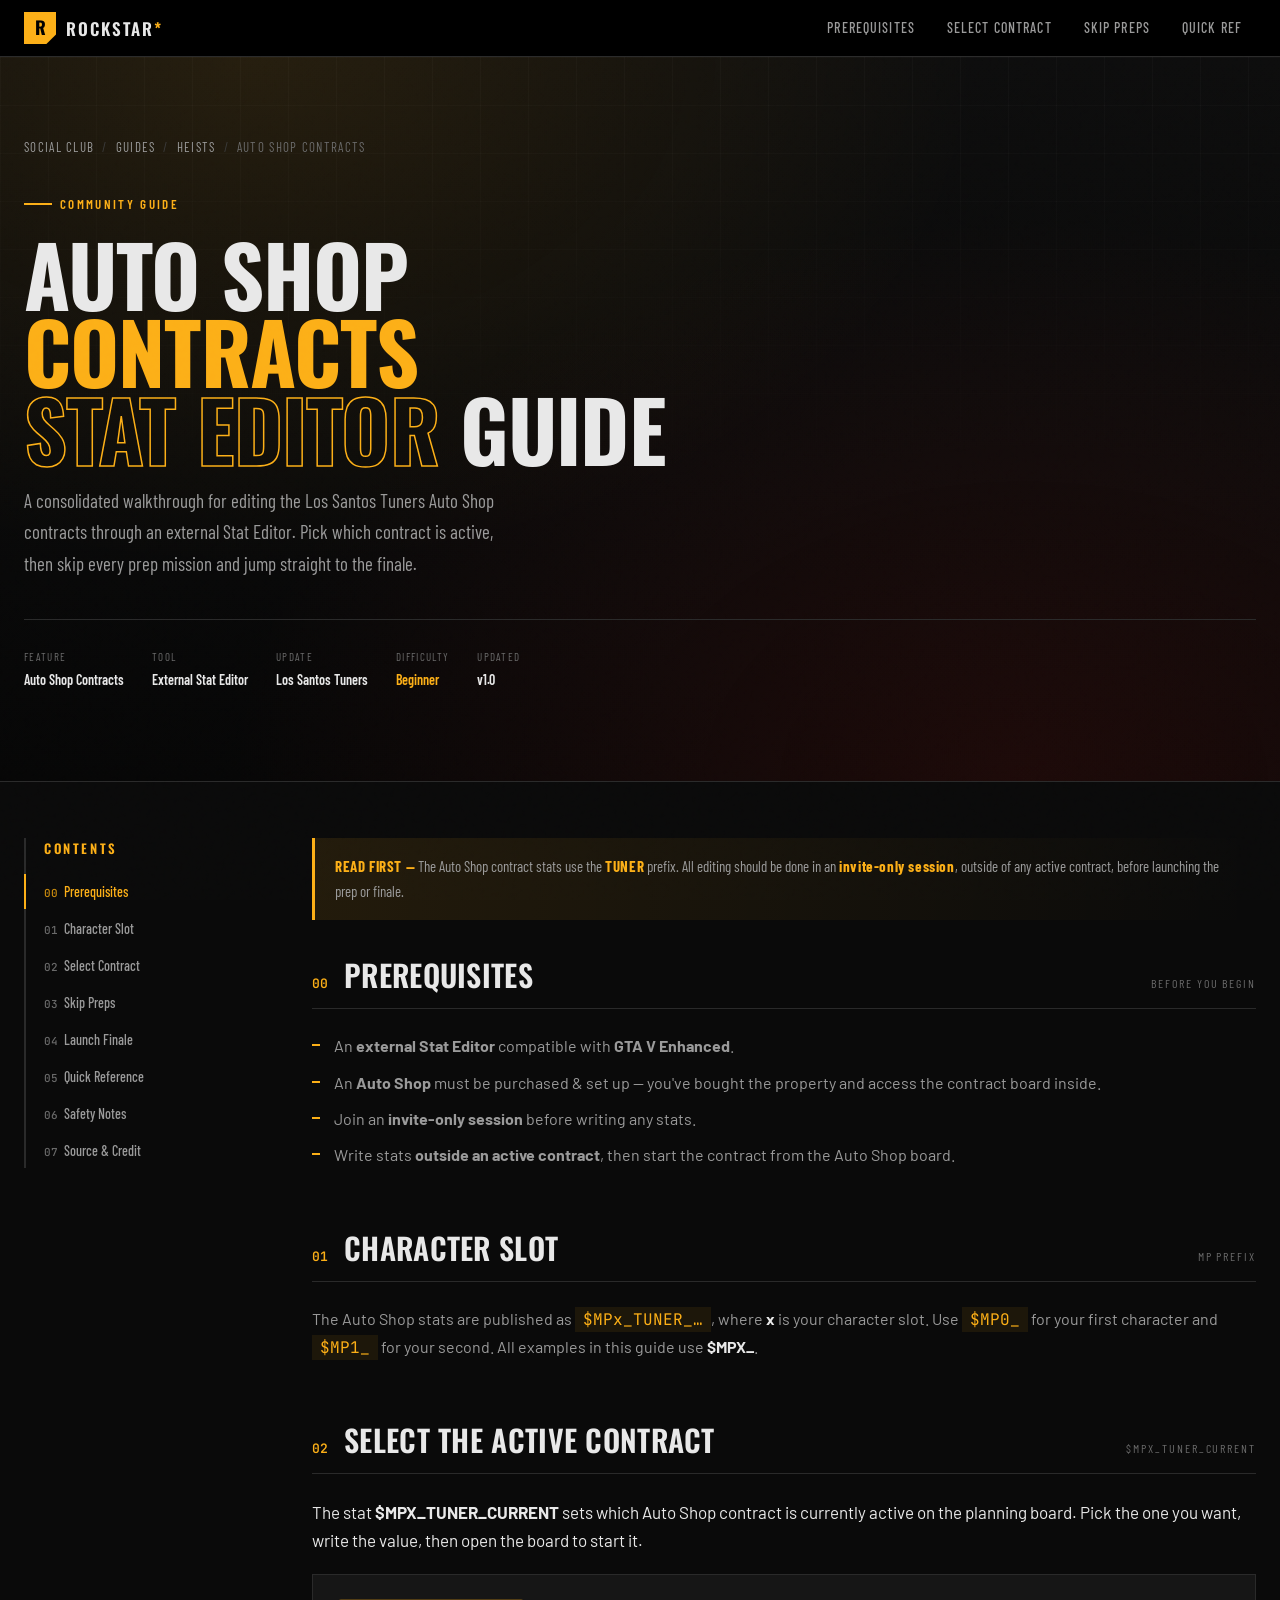
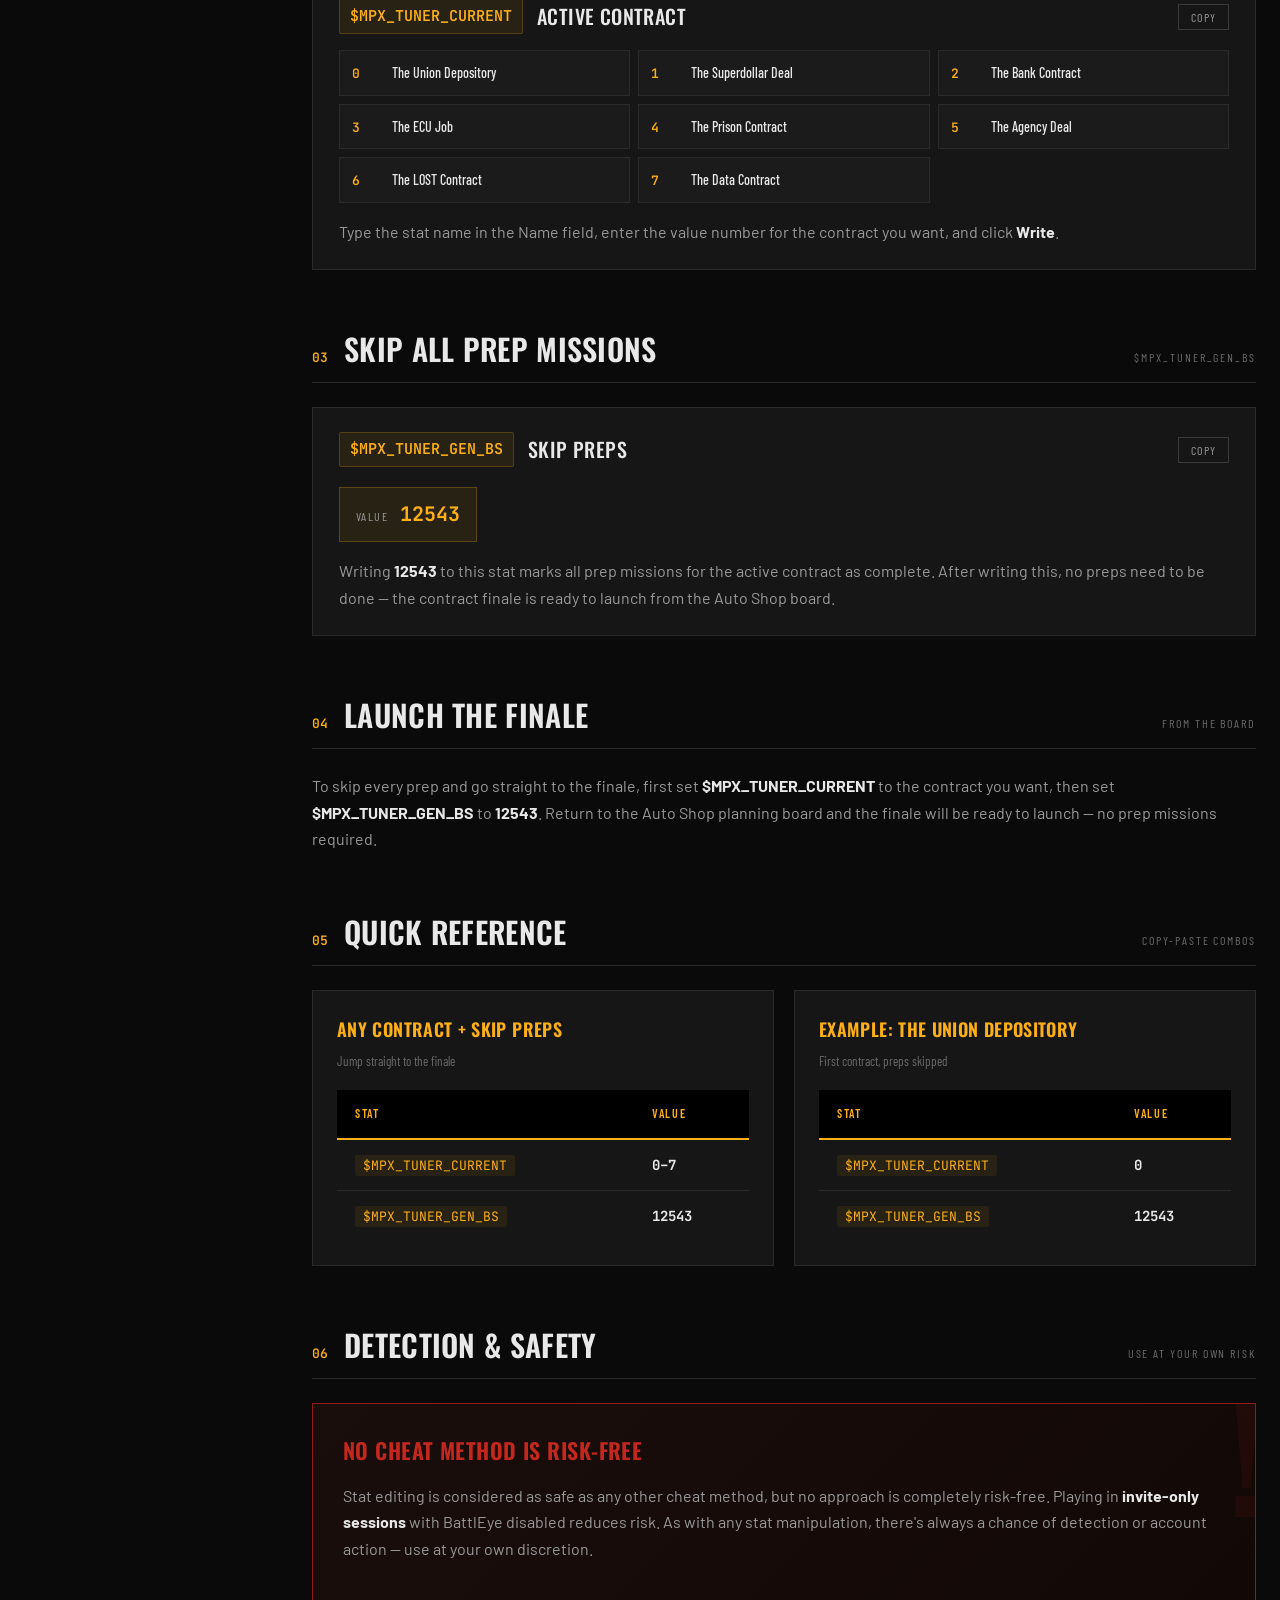
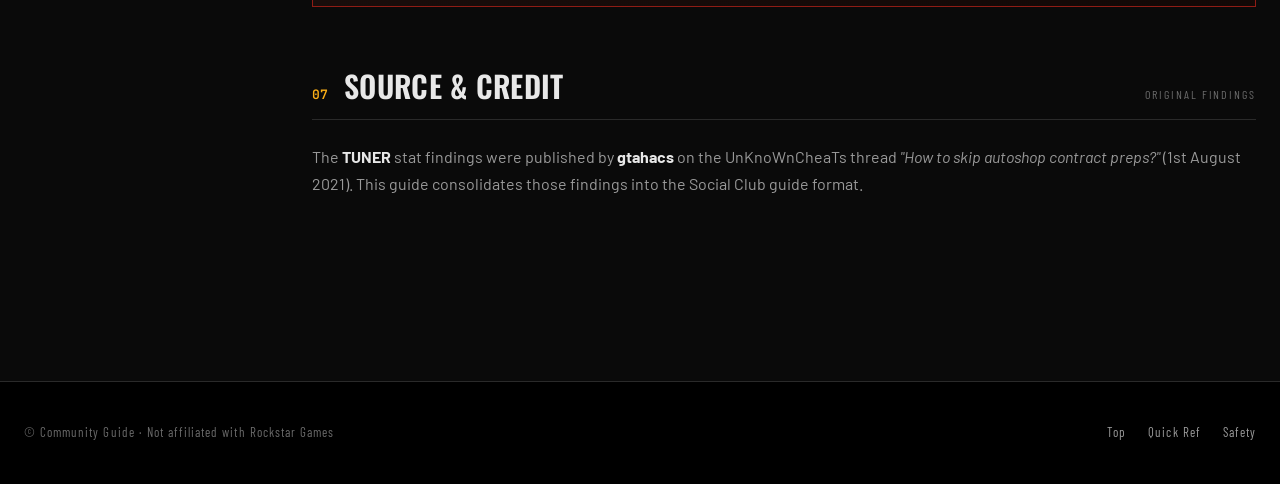
<file: guides/auto-shop-contracts.html>
<!doctype html>
<html lang="en">
  <head>
    <meta charset="UTF-8" />
    <meta name="viewport" content="width=device-width, initial-scale=1.0" />
    <title>Auto Shop Contracts Stat Editor Guide — Social Club</title>
    <meta
      name="description"
      content="A consolidated guide for skipping Auto Shop contract prep missions and selecting the active contract through the TUNER stats in an external Stat Editor for GTA V Enhanced."
    />
    <link rel="preconnect" href="https://fonts.googleapis.com" />
    <link rel="preconnect" href="https://fonts.gstatic.com" crossorigin />
    <link
      href="https://fonts.googleapis.com/css2?family=Oswald:wght@300;400;500;600;700&family=Barlow:wght@400;500;600;700&family=Barlow+Condensed:wght@400;500;600;700&family=JetBrains+Mono:wght@400;500;600&display=swap"
      rel="stylesheet"
    />
    <link rel="stylesheet" href="../assets/css/base.css" />
    <link rel="stylesheet" href="../assets/css/guide.css" />
  </head>
  <body>
    <!-- TOP BAR -->
    <header class="topbar">
      <div class="topbar-inner">
        <a class="logo" href="../index.html">
          <div class="logo-mark">R</div>
          <div class="logo-text">ROCKSTAR<span>*</span></div>
        </a>
        <nav>
          <a href="#prereq">Prerequisites</a>
          <a href="#contract">Select Contract</a>
          <a href="#preps">Skip Preps</a>
          <a href="#reference">Quick Ref</a>
        </nav>

      </div>
    </header>

    <!-- HERO -->
    <section class="hero">
      <div class="hero-grid"></div>
      <div class="hero-inner">
        <div class="crumb fade" style="animation-delay: 0s">
          <a href="../index.html">Social Club</a><span class="sep">/</span>
          <a href="../index.html">Guides</a><span class="sep">/</span>
          <a href="../index.html">Heists</a><span class="sep">/</span>
          <span>Auto Shop Contracts</span>
        </div>
        <div class="hero-tag fade" style="animation-delay: 0.05s">
          Community Guide
        </div>
        <h1 class="fade" style="animation-delay: 0.1s">
          Auto Shop <span class="accent">Contracts</span><br /><span
            class="stroke"
            >Stat Editor</span
          >
          Guide
        </h1>
        <p class="hero-sub fade" style="animation-delay: 0.2s">
          A consolidated walkthrough for editing the Los Santos Tuners Auto Shop
          contracts through an external Stat Editor. Pick which contract is
          active, then skip every prep mission and jump straight to the finale.
        </p>
        <div class="hero-meta fade" style="animation-delay: 0.3s">
          <div class="item">
            <span class="label">Feature</span
            ><span class="value">Auto Shop Contracts</span>
          </div>
          <div class="item">
            <span class="label">Tool</span
            ><span class="value">External Stat Editor</span>
          </div>
          <div class="item">
            <span class="label">Update</span
            ><span class="value">Los Santos Tuners</span>
          </div>
          <div class="item">
            <span class="label">Difficulty</span
            ><span class="value accent">Beginner</span>
          </div>
          <div class="item">
            <span class="label">Updated</span><span class="value">v1.0</span>
          </div>
        </div>
      </div>
    </section>

    <!-- MAIN -->
    <div class="shell">
      <!-- TOC -->
      <aside class="toc">
        <div class="toc-label">Contents</div>
        <ul>
          <li>
            <a href="#prereq"><span class="toc-num">00</span>Prerequisites</a>
          </li>
          <li>
            <a href="#slot"><span class="toc-num">01</span>Character Slot</a>
          </li>
          <li>
            <a href="#contract"
              ><span class="toc-num">02</span>Select Contract</a
            >
          </li>
          <li>
            <a href="#preps"><span class="toc-num">03</span>Skip Preps</a>
          </li>
          <li>
            <a href="#finale"><span class="toc-num">04</span>Launch Finale</a>
          </li>
          <li>
            <a href="#reference"
              ><span class="toc-num">05</span>Quick Reference</a
            >
          </li>
          <li>
            <a href="#safety"><span class="toc-num">06</span>Safety Notes</a>
          </li>
          <li>
            <a href="#source"
              ><span class="toc-num">07</span>Source &amp; Credit</a
            >
          </li>
        </ul>
      </aside>

      <!-- ARTICLE -->
      <main class="article">
        <div class="alert">
          <strong>READ FIRST —</strong> The Auto Shop contract stats use the
          <strong>TUNER</strong> prefix. All editing should be done in an
          <strong>invite-only session</strong>, outside of any active contract,
          before launching the prep or finale.
        </div>

        <!-- PREREQ -->
        <section class="block" id="prereq">
          <div class="section-head">
            <span class="section-num">00</span>
            <h2>Prerequisites</h2>
            <span class="kicker">Before you begin</span>
          </div>
          <ul class="bullets">
            <li>
              An <strong>external Stat Editor</strong> compatible with
              <strong>GTA V Enhanced</strong>.
            </li>
            <li>
              An <strong>Auto Shop</strong> must be purchased &amp; set up —
              you've bought the property and access the contract board inside.
            </li>
            <li>
              Join an <strong>invite-only session</strong> before writing any
              stats.
            </li>
            <li>
              Write stats <strong>outside an active contract</strong>, then
              start the contract from the Auto Shop board.
            </li>
          </ul>
        </section>

        <!-- CHARACTER SLOT -->
        <section class="block" id="slot">
          <div class="section-head">
            <span class="section-num">01</span>
            <h2>Character Slot</h2>
            <span class="kicker">MP prefix</span>
          </div>
          <p>
            The Auto Shop stats are published as
            <code
              style="
                font-family: var(--font-mono);
                color: var(--accent);
                background: rgba(252, 175, 23, 0.08);
                padding: 2px 8px;
              "
              >$MPx_TUNER_…</code
            >, where <strong>x</strong> is your character slot. Use
            <code
              style="
                font-family: var(--font-mono);
                color: var(--accent);
                background: rgba(252, 175, 23, 0.08);
                padding: 2px 8px;
              "
              >$MP0_</code
            >
            for your first character and
            <code
              style="
                font-family: var(--font-mono);
                color: var(--accent);
                background: rgba(252, 175, 23, 0.08);
                padding: 2px 8px;
              "
              >$MP1_</code
            >
            for your second. All examples in this guide use
            <strong>$MPX_</strong>.
          </p>
        </section>

        <!-- SELECT CONTRACT -->
        <section class="block" id="contract">
          <div class="section-head">
            <span class="section-num">02</span>
            <h2>Select the Active Contract</h2>
            <span class="kicker">$MPX_TUNER_CURRENT</span>
          </div>
          <p class="lead">
            The stat <strong>$MPX_TUNER_CURRENT</strong> sets which Auto Shop
            contract is currently active on the planning board. Pick the one you
            want, write the value, then open the board to start it.
          </p>
          <div class="stat-card">
            <div class="stat-card-head">
              <span class="stat-name">$MPX_TUNER_CURRENT</span>
              <h3>Active Contract</h3>
              <button class="copy-btn" data-copy="$MPX_TUNER_CURRENT">
                Copy
              </button>
            </div>
            <ul class="value-list">
              <li>
                <span class="val">0</span
                ><span class="desc">The Union Depository</span>
              </li>
              <li>
                <span class="val">1</span
                ><span class="desc">The Superdollar Deal</span>
              </li>
              <li>
                <span class="val">2</span
                ><span class="desc">The Bank Contract</span>
              </li>
              <li>
                <span class="val">3</span><span class="desc">The ECU Job</span>
              </li>
              <li>
                <span class="val">4</span
                ><span class="desc">The Prison Contract</span>
              </li>
              <li>
                <span class="val">5</span
                ><span class="desc">The Agency Deal</span>
              </li>
              <li>
                <span class="val">6</span
                ><span class="desc">The LOST Contract</span>
              </li>
              <li>
                <span class="val">7</span
                ><span class="desc">The Data Contract</span>
              </li>
            </ul>
            <p style="margin-top: 16px; margin-bottom: 0">
              Type the stat name in the Name field, enter the value number for
              the contract you want, and click <strong>Write</strong>.
            </p>
          </div>
        </section>

        <!-- SKIP PREPS -->
        <section class="block" id="preps">
          <div class="section-head">
            <span class="section-num">03</span>
            <h2>Skip All Prep Missions</h2>
            <span class="kicker">$MPX_TUNER_GEN_BS</span>
          </div>
          <div class="stat-card">
            <div class="stat-card-head">
              <span class="stat-name">$MPX_TUNER_GEN_BS</span>
              <h3>Skip Preps</h3>
              <button class="copy-btn" data-copy="$MPX_TUNER_GEN_BS">
                Copy
              </button>
            </div>
            <div class="single-value">
              <span class="lbl">Value</span>
              <span class="num">12543</span>
            </div>
            <p style="margin-top: 16px; margin-bottom: 0">
              Writing <strong>12543</strong> to this stat marks all prep
              missions for the active contract as complete. After writing this,
              no preps need to be done — the contract finale is ready to launch
              from the Auto Shop board.
            </p>
          </div>
        </section>

        <!-- LAUNCH FINALE -->
        <section class="block" id="finale">
          <div class="section-head">
            <span class="section-num">04</span>
            <h2>Launch the Finale</h2>
            <span class="kicker">From the board</span>
          </div>
          <p>
            To skip every prep and go straight to the finale, first set
            <strong>$MPX_TUNER_CURRENT</strong> to the contract you want, then
            set <strong>$MPX_TUNER_GEN_BS</strong> to <strong>12543</strong>.
            Return to the Auto Shop planning board and the finale will be ready
            to launch — no prep missions required.
          </p>
        </section>

        <!-- QUICK REFERENCE -->
        <section class="block" id="reference">
          <div class="section-head">
            <span class="section-num">05</span>
            <h2>Quick Reference</h2>
            <span class="kicker">Copy-paste combos</span>
          </div>
          <div class="quickref">
            <div class="qr-card">
              <h3>Any Contract + Skip Preps</h3>
              <div class="qr-sub">Jump straight to the finale</div>
              <div class="table-wrap" style="margin-bottom: 0; border: none">
                <table>
                  <thead>
                    <tr>
                      <th>Stat</th>
                      <th>Value</th>
                    </tr>
                  </thead>
                  <tbody>
                    <tr>
                      <td><code>$MPX_TUNER_CURRENT</code></td>
                      <td><span class="num">0–7</span></td>
                    </tr>
                    <tr>
                      <td><code>$MPX_TUNER_GEN_BS</code></td>
                      <td><span class="num">12543</span></td>
                    </tr>
                  </tbody>
                </table>
              </div>
            </div>
            <div class="qr-card">
              <h3>Example: The Union Depository</h3>
              <div class="qr-sub">First contract, preps skipped</div>
              <div class="table-wrap" style="margin-bottom: 0; border: none">
                <table>
                  <thead>
                    <tr>
                      <th>Stat</th>
                      <th>Value</th>
                    </tr>
                  </thead>
                  <tbody>
                    <tr>
                      <td><code>$MPX_TUNER_CURRENT</code></td>
                      <td><span class="num">0</span></td>
                    </tr>
                    <tr>
                      <td><code>$MPX_TUNER_GEN_BS</code></td>
                      <td><span class="num">12543</span></td>
                    </tr>
                  </tbody>
                </table>
              </div>
            </div>
          </div>
        </section>

        <!-- SAFETY -->
        <section class="block" id="safety">
          <div class="section-head">
            <span class="section-num">06</span>
            <h2>Detection &amp; Safety</h2>
            <span class="kicker">Use at your own risk</span>
          </div>
          <div class="safety">
            <h3>No cheat method is risk-free</h3>
            <p>
              Stat editing is considered as safe as any other cheat method, but
              no approach is completely risk-free. Playing in
              <strong>invite-only sessions</strong> with BattlEye disabled
              reduces risk. As with any stat manipulation, there's always a
              chance of detection or account action — use at your own
              discretion.
            </p>
          </div>
        </section>

        <!-- SOURCE -->
        <section class="block" id="source">
          <div class="section-head">
            <span class="section-num">07</span>
            <h2>Source &amp; Credit</h2>
            <span class="kicker">Original findings</span>
          </div>
          <p>
            The <strong>TUNER</strong> stat findings were published by
            <strong>gtahacs</strong> on the UnKnoWnCheaTs thread
            <em>"How to skip autoshop contract preps?"</em> (1st August 2021).
            This guide consolidates those findings into the Social Club guide
            format.
          </p>
        </section>
      </main>
    </div>

    <!-- FOOTER -->
    <footer>
      <div class="foot-inner">
        <div>© Community Guide · Not affiliated with Rockstar Games</div>
        <div class="foot-links">
          <a href="#">Top</a>
          <a href="#reference">Quick Ref</a>
          <a href="#safety">Safety</a>
        </div>
      </div>
    </footer>

    <script src="../assets/js/guide.js"></script>
  </body>
</html>
</file>
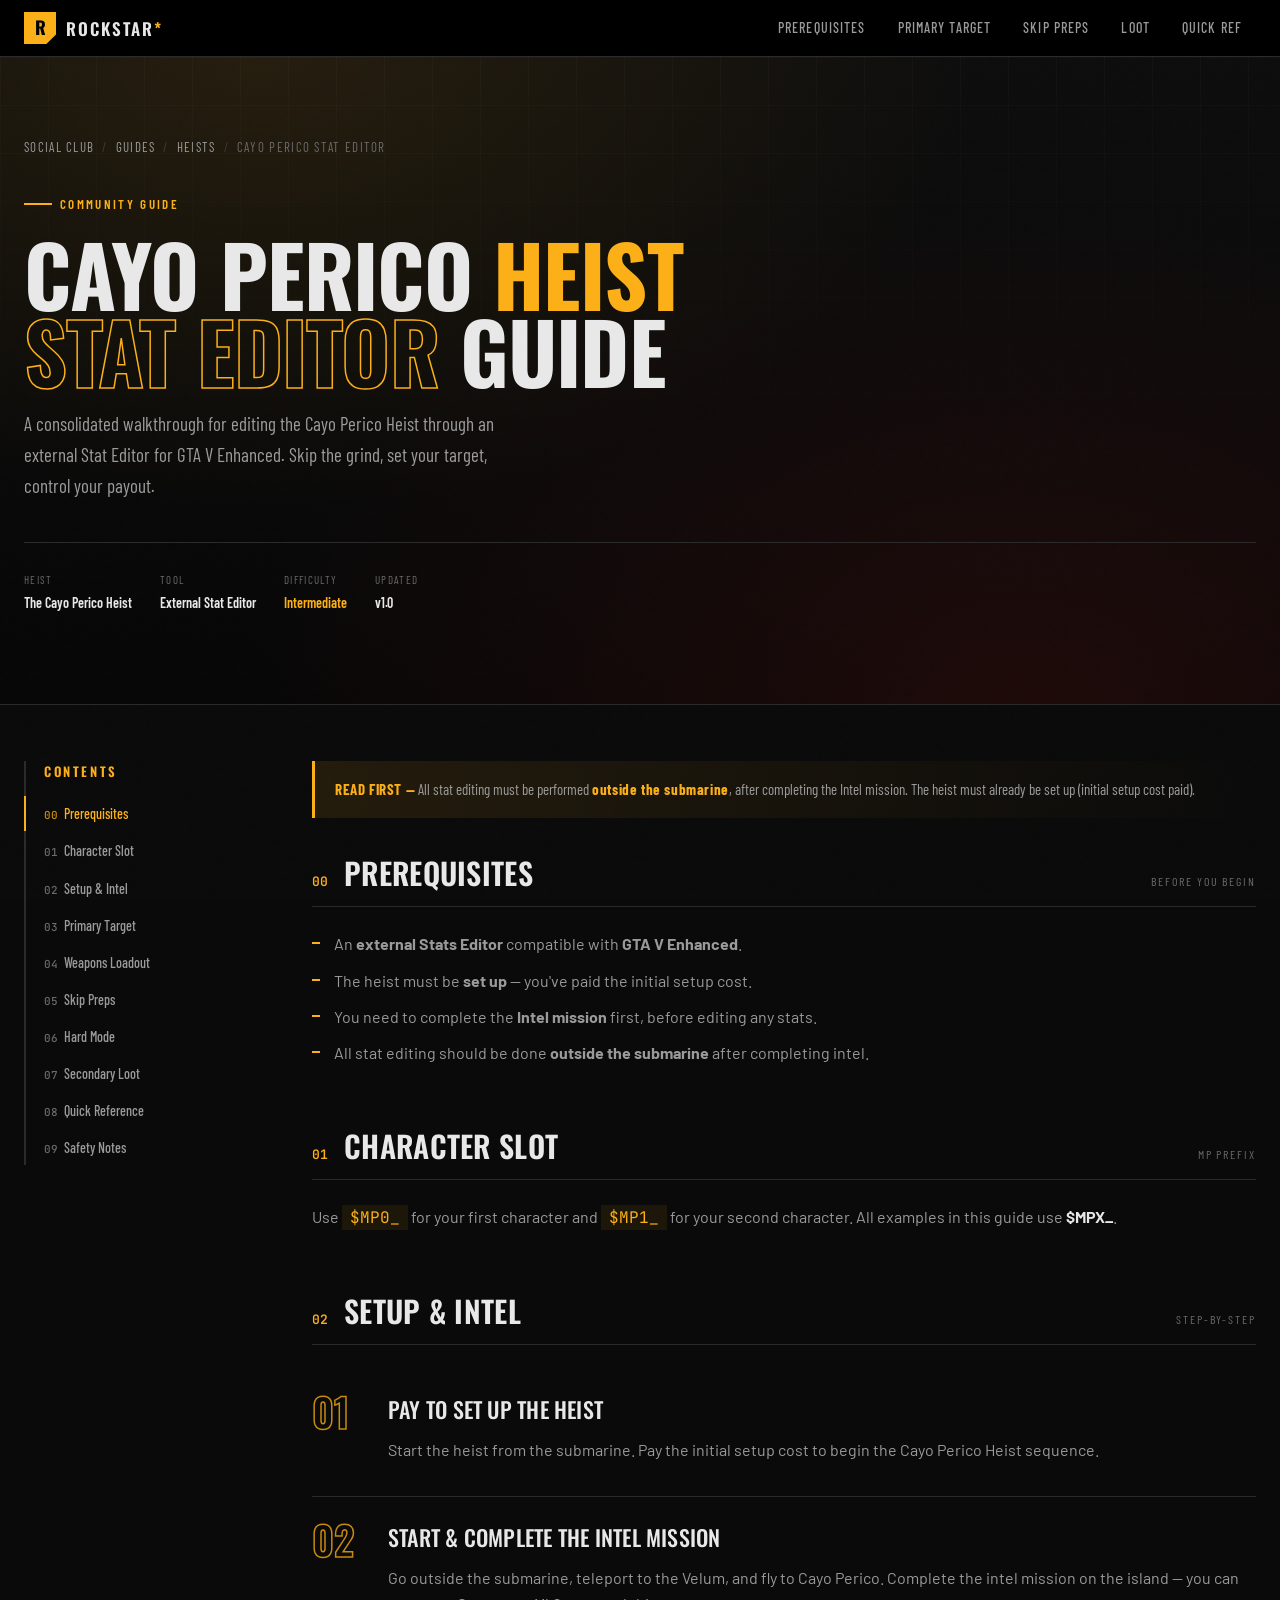
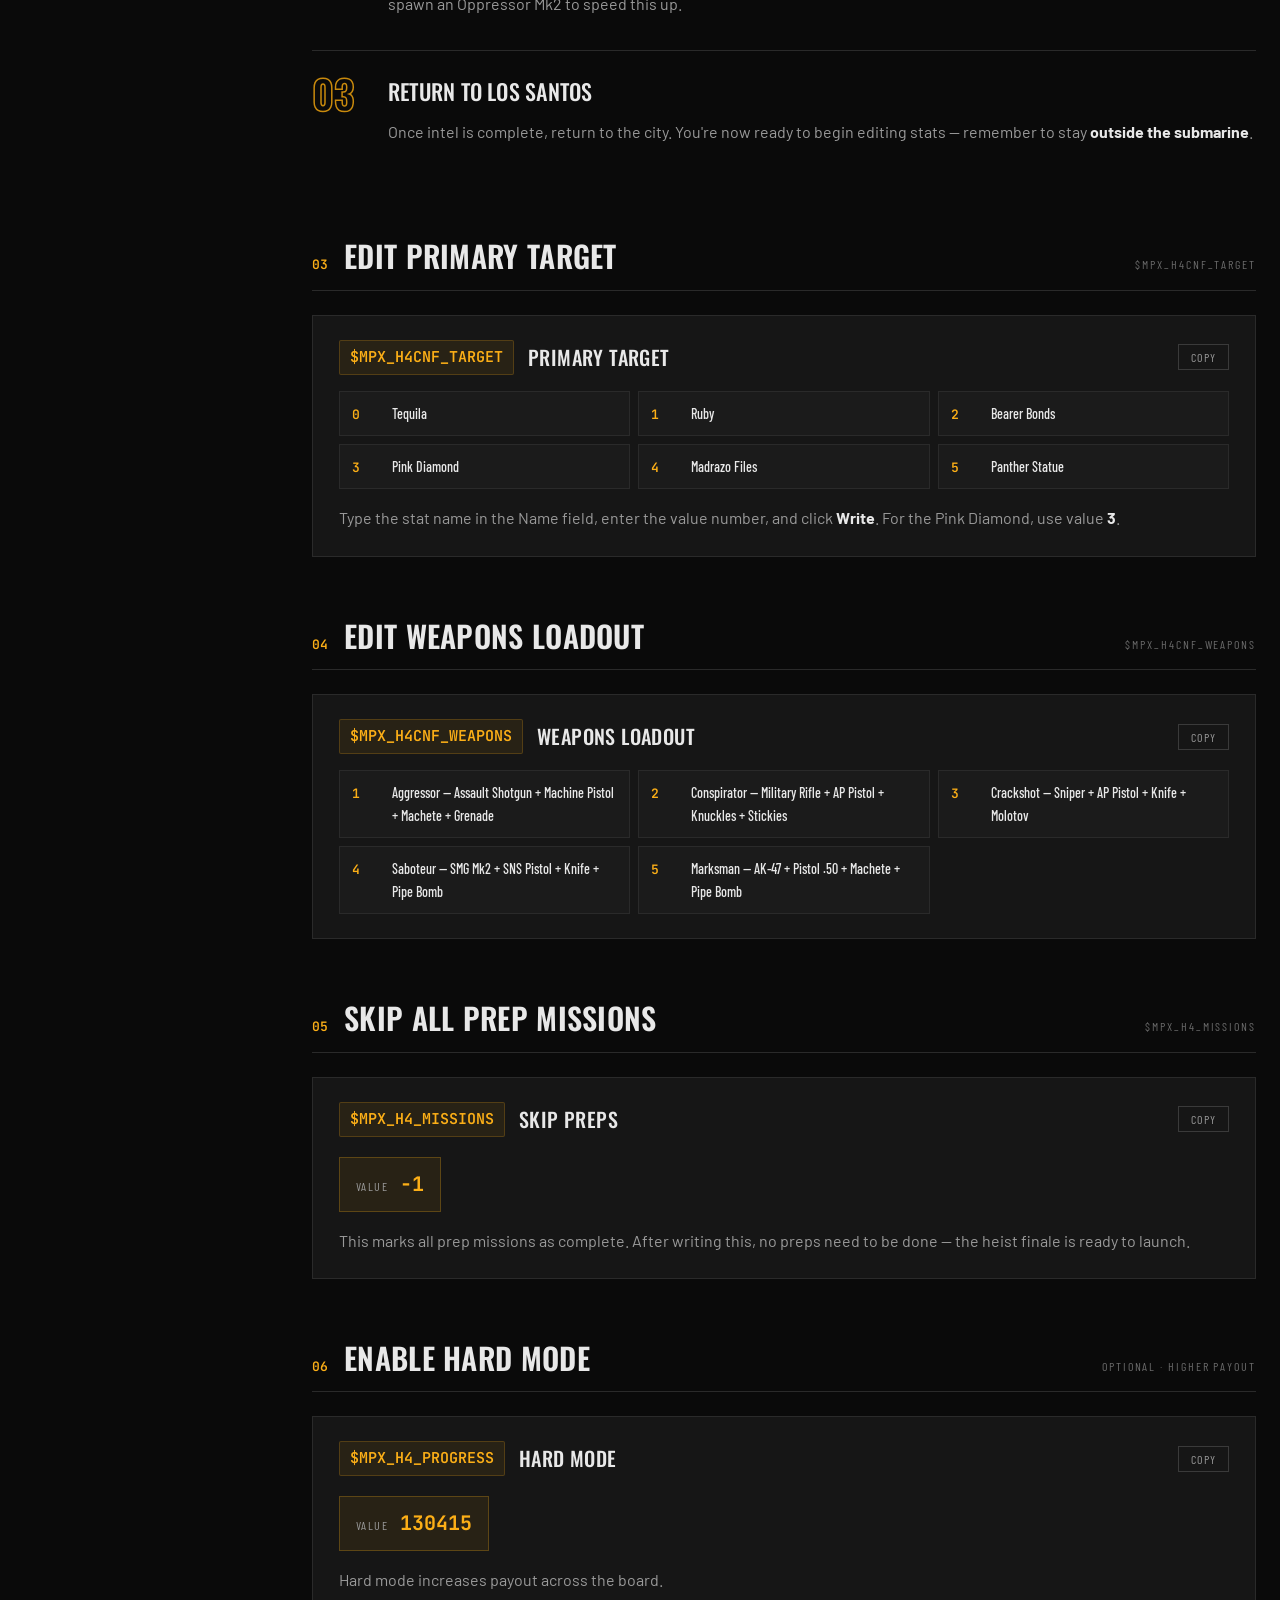
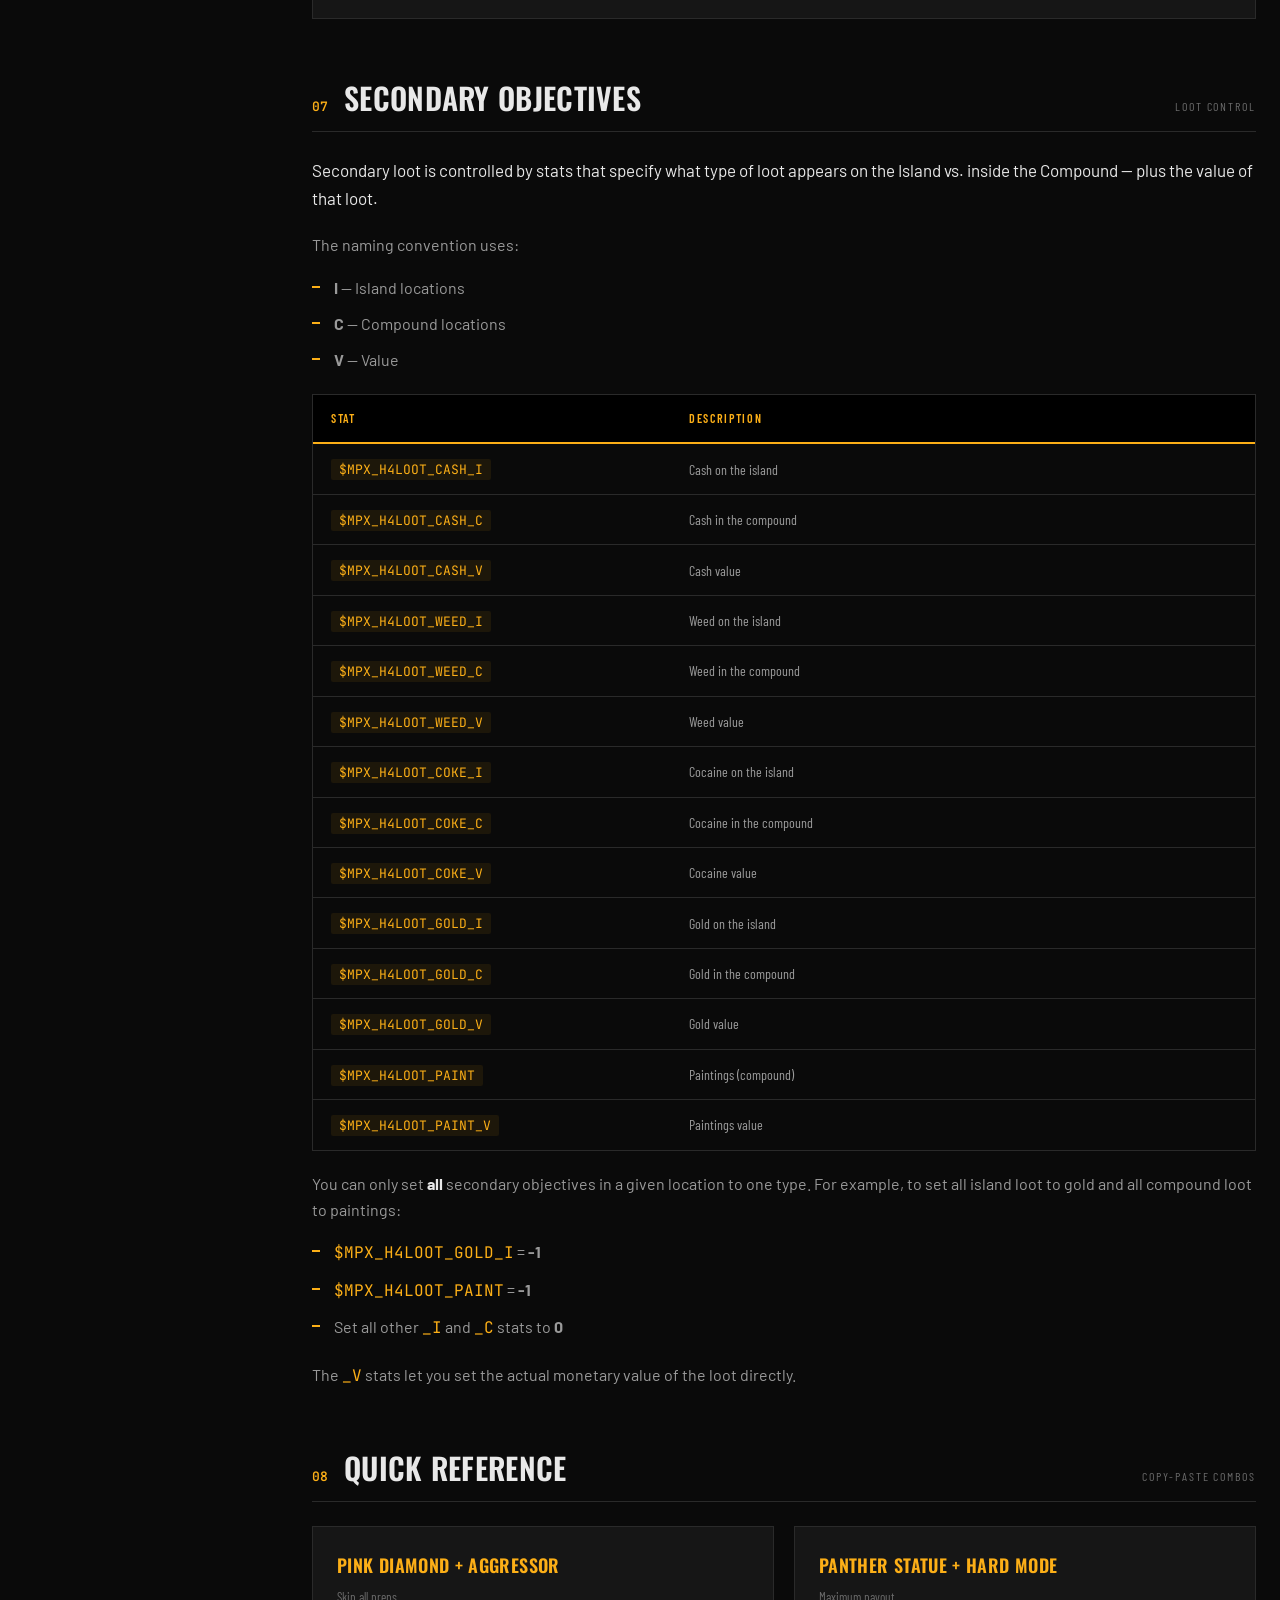
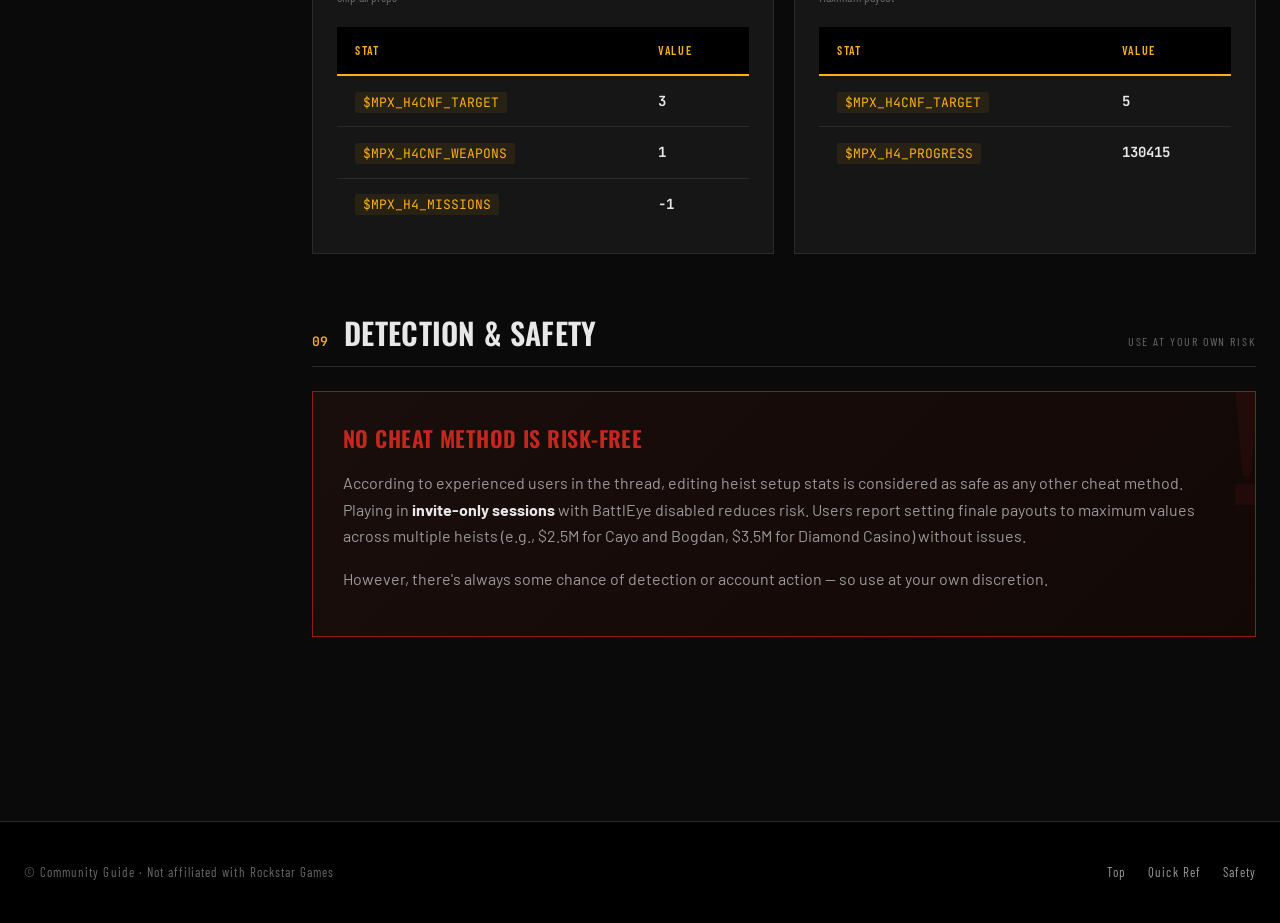
<file: guides/cayo-perico.html>
<!doctype html>
<html lang="en">
  <head>
    <meta charset="UTF-8" />
    <meta name="viewport" content="width=device-width, initial-scale=1.0" />
    <title>Cayo Perico Heist Stat Editor Guide — Social Club</title>
    <meta
      name="description"
      content="A consolidated guide for editing the Cayo Perico Heist using an external Stat Editor for GTA V Enhanced."
    />
    <link rel="preconnect" href="https://fonts.googleapis.com" />
    <link rel="preconnect" href="https://fonts.gstatic.com" crossorigin />
    <link
      href="https://fonts.googleapis.com/css2?family=Oswald:wght@300;400;500;600;700&family=Barlow:wght@400;500;600;700&family=Barlow+Condensed:wght@400;500;600;700&family=JetBrains+Mono:wght@400;500;600&display=swap"
      rel="stylesheet"
    />
    <link rel="stylesheet" href="../assets/css/base.css" />
    <link rel="stylesheet" href="../assets/css/guide.css" />
  </head>
  <body>
    <!-- TOP BAR -->
    <header class="topbar">
      <div class="topbar-inner">
        <a class="logo" href="../index.html">
          <div class="logo-mark">R</div>
          <div class="logo-text">ROCKSTAR<span>*</span></div>
        </a>
        <nav>
          <a href="#prereq">Prerequisites</a>
          <a href="#primary">Primary Target</a>
          <a href="#preps">Skip Preps</a>
          <a href="#loot">Loot</a>
          <a href="#reference">Quick Ref</a>
        </nav>

      </div>
    </header>

    <!-- HERO -->
    <section class="hero">
      <div class="hero-grid"></div>
      <div class="hero-inner">
        <div class="crumb fade" style="animation-delay: 0s">
          <a href="../index.html">Social Club</a><span class="sep">/</span>
          <a href="../index.html">Guides</a><span class="sep">/</span>
          <a href="../index.html">Heists</a><span class="sep">/</span>
          <span>Cayo Perico Stat Editor</span>
        </div>
        <div class="hero-tag fade" style="animation-delay: 0.05s">
          Community Guide
        </div>
        <h1 class="fade" style="animation-delay: 0.1s">
          Cayo Perico <span class="accent">Heist</span><br /><span
            class="stroke"
            >Stat Editor</span
          >
          Guide
        </h1>
        <p class="hero-sub fade" style="animation-delay: 0.2s">
          A consolidated walkthrough for editing the Cayo Perico Heist through
          an external Stat Editor for GTA V Enhanced. Skip the grind, set your
          target, control your payout.
        </p>
        <div class="hero-meta fade" style="animation-delay: 0.3s">
          <div class="item">
            <span class="label">Heist</span
            ><span class="value">The Cayo Perico Heist</span>
          </div>
          <div class="item">
            <span class="label">Tool</span
            ><span class="value">External Stat Editor</span>
          </div>
          <div class="item">
            <span class="label">Difficulty</span
            ><span class="value accent">Intermediate</span>
          </div>
          <div class="item">
            <span class="label">Updated</span><span class="value">v1.0</span>
          </div>
        </div>
      </div>
    </section>

    <!-- MAIN -->
    <div class="shell">
      <!-- TOC -->
      <aside class="toc">
        <div class="toc-label">Contents</div>
        <ul>
          <li>
            <a href="#prereq"><span class="toc-num">00</span>Prerequisites</a>
          </li>
          <li>
            <a href="#slot"><span class="toc-num">01</span>Character Slot</a>
          </li>
          <li>
            <a href="#setup"
              ><span class="toc-num">02</span>Setup &amp; Intel</a
            >
          </li>
          <li>
            <a href="#primary"><span class="toc-num">03</span>Primary Target</a>
          </li>
          <li>
            <a href="#weapons"
              ><span class="toc-num">04</span>Weapons Loadout</a
            >
          </li>
          <li>
            <a href="#preps"><span class="toc-num">05</span>Skip Preps</a>
          </li>
          <li>
            <a href="#hardmode"><span class="toc-num">06</span>Hard Mode</a>
          </li>
          <li>
            <a href="#loot"><span class="toc-num">07</span>Secondary Loot</a>
          </li>
          <li>
            <a href="#reference"
              ><span class="toc-num">08</span>Quick Reference</a
            >
          </li>
          <li>
            <a href="#safety"><span class="toc-num">09</span>Safety Notes</a>
          </li>
        </ul>
      </aside>

      <!-- ARTICLE -->
      <main class="article">
        <div class="alert">
          <strong>READ FIRST —</strong> All stat editing must be performed
          <strong>outside the submarine</strong>, after completing the Intel
          mission. The heist must already be set up (initial setup cost paid).
        </div>

        <!-- PREREQ -->
        <section class="block" id="prereq">
          <div class="section-head">
            <span class="section-num">00</span>
            <h2>Prerequisites</h2>
            <span class="kicker">Before you begin</span>
          </div>
          <ul class="bullets">
            <li>
              An <strong>external Stats Editor</strong> compatible with
              <strong>GTA V Enhanced</strong>.
            </li>
            <li>
              The heist must be <strong>set up</strong> — you've paid the
              initial setup cost.
            </li>
            <li>
              You need to complete the <strong>Intel mission</strong> first,
              before editing any stats.
            </li>
            <li>
              All stat editing should be done
              <strong>outside the submarine</strong> after completing intel.
            </li>
          </ul>
        </section>

        <!-- CHARACTER SLOT -->
        <section class="block" id="slot">
          <div class="section-head">
            <span class="section-num">01</span>
            <h2>Character Slot</h2>
            <span class="kicker">MP prefix</span>
          </div>
          <p>
            Use
            <code
              style="
                font-family: var(--font-mono);
                color: var(--accent);
                background: rgba(252, 175, 23, 0.08);
                padding: 2px 8px;
              "
              >$MP0_</code
            >
            for your first character and
            <code
              style="
                font-family: var(--font-mono);
                color: var(--accent);
                background: rgba(252, 175, 23, 0.08);
                padding: 2px 8px;
              "
              >$MP1_</code
            >
            for your second character. All examples in this guide use
            <strong>$MPX_</strong>.
          </p>
        </section>

        <!-- SETUP & INTEL -->
        <section class="block" id="setup">
          <div class="section-head">
            <span class="section-num">02</span>
            <h2>Setup &amp; Intel</h2>
            <span class="kicker">Step-by-step</span>
          </div>
          <div class="step">
            <div class="step-num">01</div>
            <div>
              <h3>Pay to set up the heist</h3>
              <p>
                Start the heist from the submarine. Pay the initial setup cost
                to begin the Cayo Perico Heist sequence.
              </p>
            </div>
          </div>
          <div class="step">
            <div class="step-num">02</div>
            <div>
              <h3>Start &amp; complete the Intel mission</h3>
              <p>
                Go outside the submarine, teleport to the Velum, and fly to Cayo
                Perico. Complete the intel mission on the island — you can spawn
                an Oppressor Mk2 to speed this up.
              </p>
            </div>
          </div>
          <div class="step">
            <div class="step-num">03</div>
            <div>
              <h3>Return to Los Santos</h3>
              <p>
                Once intel is complete, return to the city. You're now ready to
                begin editing stats — remember to stay
                <strong>outside the submarine</strong>.
              </p>
            </div>
          </div>
        </section>

        <!-- PRIMARY TARGET -->
        <section class="block" id="primary">
          <div class="section-head">
            <span class="section-num">03</span>
            <h2>Edit Primary Target</h2>
            <span class="kicker">$MPX_H4CNF_TARGET</span>
          </div>
          <div class="stat-card">
            <div class="stat-card-head">
              <span class="stat-name">$MPX_H4CNF_TARGET</span>
              <h3>Primary Target</h3>
              <button class="copy-btn" data-copy="$MPX_H4CNF_TARGET">
                Copy
              </button>
            </div>
            <ul class="value-list">
              <li>
                <span class="val">0</span><span class="desc">Tequila</span>
              </li>
              <li><span class="val">1</span><span class="desc">Ruby</span></li>
              <li>
                <span class="val">2</span><span class="desc">Bearer Bonds</span>
              </li>
              <li>
                <span class="val">3</span><span class="desc">Pink Diamond</span>
              </li>
              <li>
                <span class="val">4</span
                ><span class="desc">Madrazo Files</span>
              </li>
              <li>
                <span class="val">5</span
                ><span class="desc">Panther Statue</span>
              </li>
            </ul>
            <p style="margin-top: 16px; margin-bottom: 0">
              Type the stat name in the Name field, enter the value number, and
              click <strong>Write</strong>. For the Pink Diamond, use value
              <strong>3</strong>.
            </p>
          </div>
        </section>

        <!-- WEAPONS -->
        <section class="block" id="weapons">
          <div class="section-head">
            <span class="section-num">04</span>
            <h2>Edit Weapons Loadout</h2>
            <span class="kicker">$MPX_H4CNF_WEAPONS</span>
          </div>
          <div class="stat-card">
            <div class="stat-card-head">
              <span class="stat-name">$MPX_H4CNF_WEAPONS</span>
              <h3>Weapons Loadout</h3>
              <button class="copy-btn" data-copy="$MPX_H4CNF_WEAPONS">
                Copy
              </button>
            </div>
            <ul class="value-list">
              <li>
                <span class="val">1</span
                ><span class="desc"
                  >Aggressor — Assault Shotgun + Machine Pistol + Machete +
                  Grenade</span
                >
              </li>
              <li>
                <span class="val">2</span
                ><span class="desc"
                  >Conspirator — Military Rifle + AP Pistol + Knuckles +
                  Stickies</span
                >
              </li>
              <li>
                <span class="val">3</span
                ><span class="desc"
                  >Crackshot — Sniper + AP Pistol + Knife + Molotov</span
                >
              </li>
              <li>
                <span class="val">4</span
                ><span class="desc"
                  >Saboteur — SMG Mk2 + SNS Pistol + Knife + Pipe Bomb</span
                >
              </li>
              <li>
                <span class="val">5</span
                ><span class="desc"
                  >Marksman — AK-47 + Pistol .50 + Machete + Pipe Bomb</span
                >
              </li>
            </ul>
          </div>
        </section>

        <!-- SKIP PREPS -->
        <section class="block" id="preps">
          <div class="section-head">
            <span class="section-num">05</span>
            <h2>Skip All Prep Missions</h2>
            <span class="kicker">$MPX_H4_MISSIONS</span>
          </div>
          <div class="stat-card">
            <div class="stat-card-head">
              <span class="stat-name">$MPX_H4_MISSIONS</span>
              <h3>Skip Preps</h3>
              <button class="copy-btn" data-copy="$MPX_H4_MISSIONS">
                Copy
              </button>
            </div>
            <div class="single-value">
              <span class="lbl">Value</span>
              <span class="num">-1</span>
            </div>
            <p style="margin-top: 16px; margin-bottom: 0">
              This marks all prep missions as complete. After writing this, no
              preps need to be done — the heist finale is ready to launch.
            </p>
          </div>
        </section>

        <!-- HARD MODE -->
        <section class="block" id="hardmode">
          <div class="section-head">
            <span class="section-num">06</span>
            <h2>Enable Hard Mode</h2>
            <span class="kicker">Optional · Higher payout</span>
          </div>
          <div class="stat-card">
            <div class="stat-card-head">
              <span class="stat-name">$MPX_H4_PROGRESS</span>
              <h3>Hard Mode</h3>
              <button class="copy-btn" data-copy="$MPX_H4_PROGRESS">
                Copy
              </button>
            </div>
            <div class="single-value">
              <span class="lbl">Value</span>
              <span class="num">130415</span>
            </div>
            <p style="margin-top: 16px; margin-bottom: 0">
              Hard mode increases payout across the board.
            </p>
          </div>
        </section>

        <!-- SECONDARY LOOT -->
        <section class="block" id="loot">
          <div class="section-head">
            <span class="section-num">07</span>
            <h2>Secondary Objectives</h2>
            <span class="kicker">Loot control</span>
          </div>
          <p class="lead">
            Secondary loot is controlled by stats that specify what type of loot
            appears on the Island vs. inside the Compound — plus the value of
            that loot.
          </p>
          <p>The naming convention uses:</p>
          <ul class="bullets">
            <li><strong>I</strong> — Island locations</li>
            <li><strong>C</strong> — Compound locations</li>
            <li><strong>V</strong> — Value</li>
          </ul>

          <div class="table-wrap">
            <table class="loot">
              <thead>
                <tr>
                  <th>Stat</th>
                  <th>Description</th>
                </tr>
              </thead>
              <tbody>
                <tr>
                  <td><code>$MPX_H4LOOT_CASH_I</code></td>
                  <td>Cash on the island</td>
                </tr>
                <tr>
                  <td><code>$MPX_H4LOOT_CASH_C</code></td>
                  <td>Cash in the compound</td>
                </tr>
                <tr>
                  <td><code>$MPX_H4LOOT_CASH_V</code></td>
                  <td>Cash value</td>
                </tr>
                <tr>
                  <td><code>$MPX_H4LOOT_WEED_I</code></td>
                  <td>Weed on the island</td>
                </tr>
                <tr>
                  <td><code>$MPX_H4LOOT_WEED_C</code></td>
                  <td>Weed in the compound</td>
                </tr>
                <tr>
                  <td><code>$MPX_H4LOOT_WEED_V</code></td>
                  <td>Weed value</td>
                </tr>
                <tr>
                  <td><code>$MPX_H4LOOT_COKE_I</code></td>
                  <td>Cocaine on the island</td>
                </tr>
                <tr>
                  <td><code>$MPX_H4LOOT_COKE_C</code></td>
                  <td>Cocaine in the compound</td>
                </tr>
                <tr>
                  <td><code>$MPX_H4LOOT_COKE_V</code></td>
                  <td>Cocaine value</td>
                </tr>
                <tr>
                  <td><code>$MPX_H4LOOT_GOLD_I</code></td>
                  <td>Gold on the island</td>
                </tr>
                <tr>
                  <td><code>$MPX_H4LOOT_GOLD_C</code></td>
                  <td>Gold in the compound</td>
                </tr>
                <tr>
                  <td><code>$MPX_H4LOOT_GOLD_V</code></td>
                  <td>Gold value</td>
                </tr>
                <tr>
                  <td><code>$MPX_H4LOOT_PAINT</code></td>
                  <td>Paintings (compound)</td>
                </tr>
                <tr>
                  <td><code>$MPX_H4LOOT_PAINT_V</code></td>
                  <td>Paintings value</td>
                </tr>
              </tbody>
            </table>
          </div>

          <p>
            You can only set <strong>all</strong> secondary objectives in a
            given location to one type. For example, to set all island loot to
            gold and all compound loot to paintings:
          </p>
          <ul class="bullets">
            <li>
              <code style="font-family: var(--font-mono); color: var(--accent)"
                >$MPX_H4LOOT_GOLD_I</code
              >
              = <strong>-1</strong>
            </li>
            <li>
              <code style="font-family: var(--font-mono); color: var(--accent)"
                >$MPX_H4LOOT_PAINT</code
              >
              = <strong>-1</strong>
            </li>
            <li>
              Set all other
              <code style="font-family: var(--font-mono); color: var(--accent)"
                >_I</code
              >
              and
              <code style="font-family: var(--font-mono); color: var(--accent)"
                >_C</code
              >
              stats to <strong>0</strong>
            </li>
          </ul>
          <p>
            The
            <code style="font-family: var(--font-mono); color: var(--accent)"
              >_V</code
            >
            stats let you set the actual monetary value of the loot directly.
          </p>
        </section>

        <!-- QUICK REFERENCE -->
        <section class="block" id="reference">
          <div class="section-head">
            <span class="section-num">08</span>
            <h2>Quick Reference</h2>
            <span class="kicker">Copy-paste combos</span>
          </div>
          <div class="quickref">
            <div class="qr-card">
              <h3>Pink Diamond + Aggressor</h3>
              <div class="qr-sub">Skip all preps</div>
              <div class="table-wrap" style="margin-bottom: 0; border: none">
                <table>
                  <thead>
                    <tr>
                      <th>Stat</th>
                      <th>Value</th>
                    </tr>
                  </thead>
                  <tbody>
                    <tr>
                      <td><code>$MPX_H4CNF_TARGET</code></td>
                      <td><span class="num">3</span></td>
                    </tr>
                    <tr>
                      <td><code>$MPX_H4CNF_WEAPONS</code></td>
                      <td><span class="num">1</span></td>
                    </tr>
                    <tr>
                      <td><code>$MPX_H4_MISSIONS</code></td>
                      <td><span class="num">-1</span></td>
                    </tr>
                  </tbody>
                </table>
              </div>
            </div>
            <div class="qr-card">
              <h3>Panther Statue + Hard Mode</h3>
              <div class="qr-sub">Maximum payout</div>
              <div class="table-wrap" style="margin-bottom: 0; border: none">
                <table>
                  <thead>
                    <tr>
                      <th>Stat</th>
                      <th>Value</th>
                    </tr>
                  </thead>
                  <tbody>
                    <tr>
                      <td><code>$MPX_H4CNF_TARGET</code></td>
                      <td><span class="num">5</span></td>
                    </tr>
                    <tr>
                      <td><code>$MPX_H4_PROGRESS</code></td>
                      <td><span class="num">130415</span></td>
                    </tr>
                  </tbody>
                </table>
              </div>
            </div>
          </div>
        </section>

        <!-- SAFETY -->
        <section class="block" id="safety">
          <div class="section-head">
            <span class="section-num">09</span>
            <h2>Detection &amp; Safety</h2>
            <span class="kicker">Use at your own risk</span>
          </div>
          <div class="safety">
            <h3>No cheat method is risk-free</h3>
            <p>
              According to experienced users in the thread, editing heist setup
              stats is considered as safe as any other cheat method. Playing in
              <strong>invite-only sessions</strong> with BattlEye disabled
              reduces risk. Users report setting finale payouts to maximum
              values across multiple heists (e.g., $2.5M for Cayo and Bogdan,
              $3.5M for Diamond Casino) without issues.
            </p>
            <p style="margin-top: 14px">
              However, there's always some chance of detection or account action
              — so use at your own discretion.
            </p>
          </div>
        </section>
      </main>
    </div>

    <!-- FOOTER -->
    <footer>
      <div class="foot-inner">
        <div>© Community Guide · Not affiliated with Rockstar Games</div>
        <div class="foot-links">
          <a href="#">Top</a>
          <a href="#reference">Quick Ref</a>
          <a href="#safety">Safety</a>
        </div>
      </div>
    </footer>

    <script src="../assets/js/guide.js"></script>
  </body>
</html>
</file>
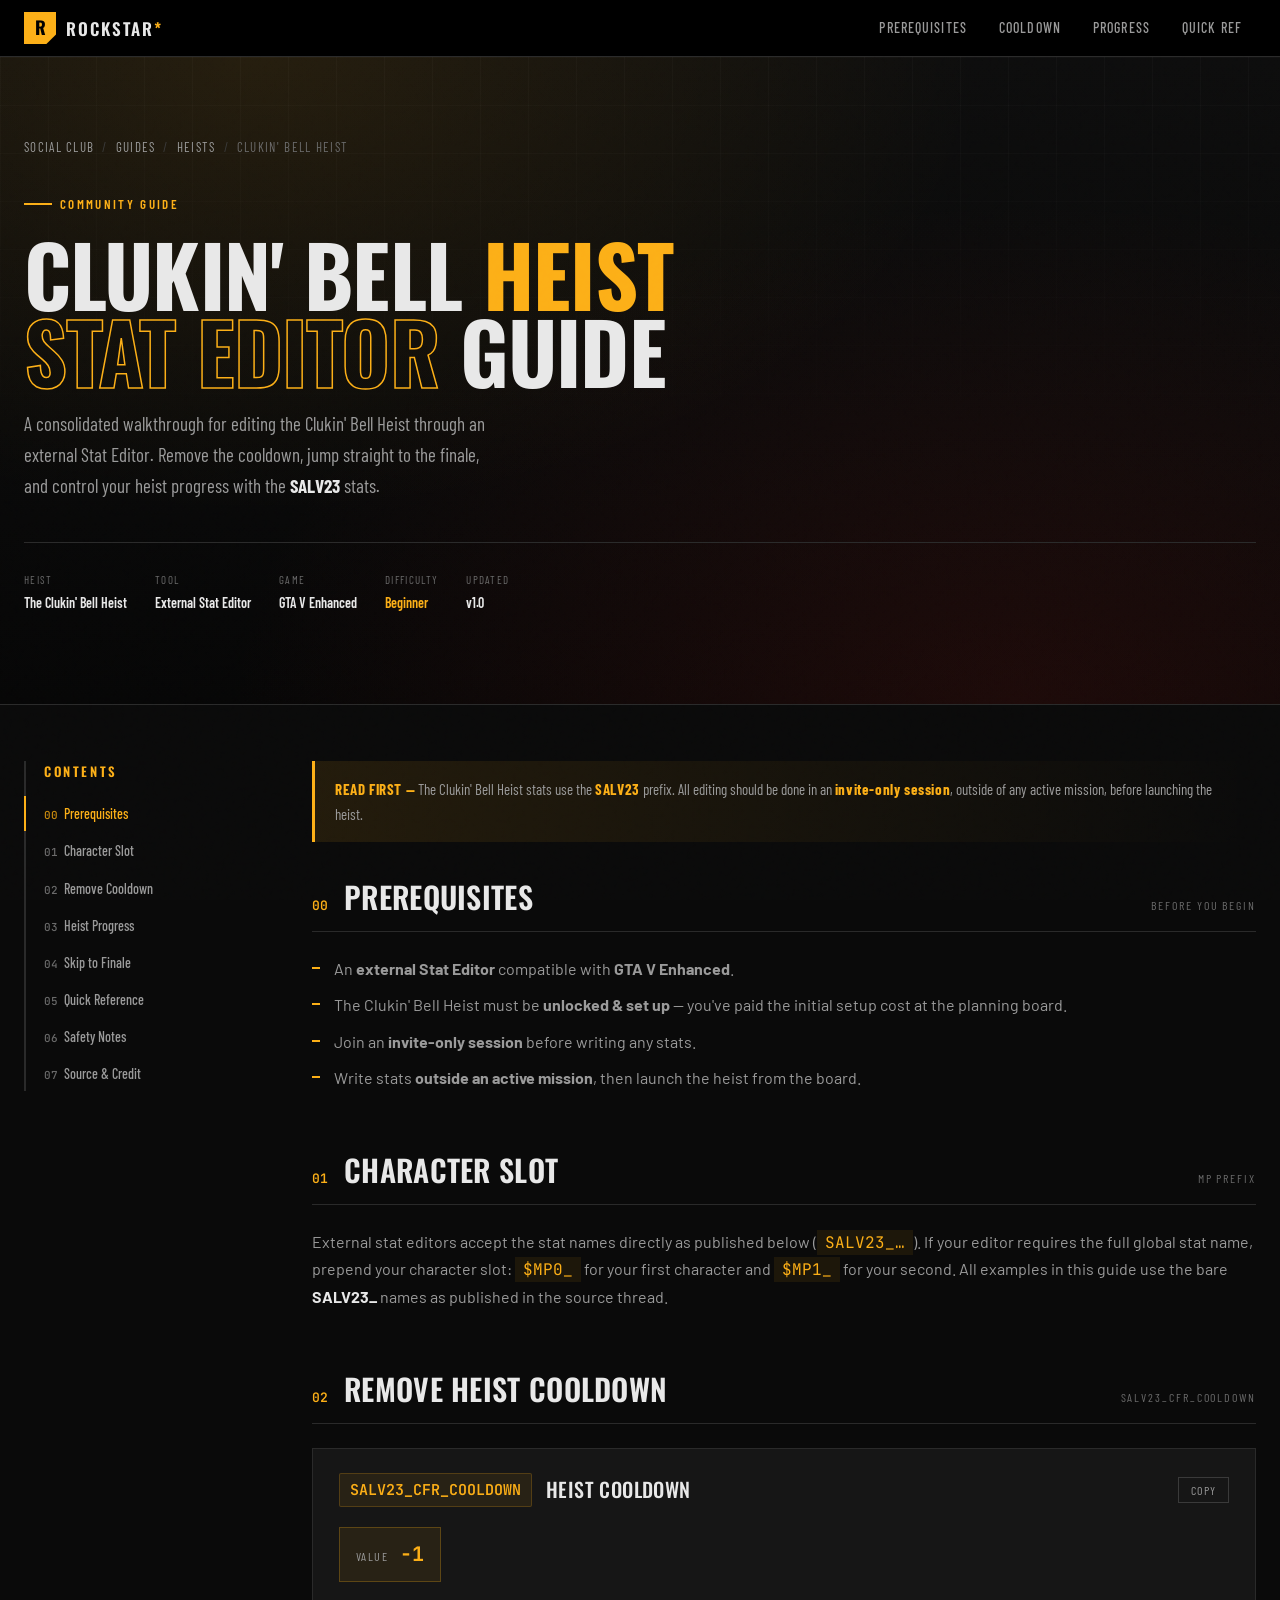
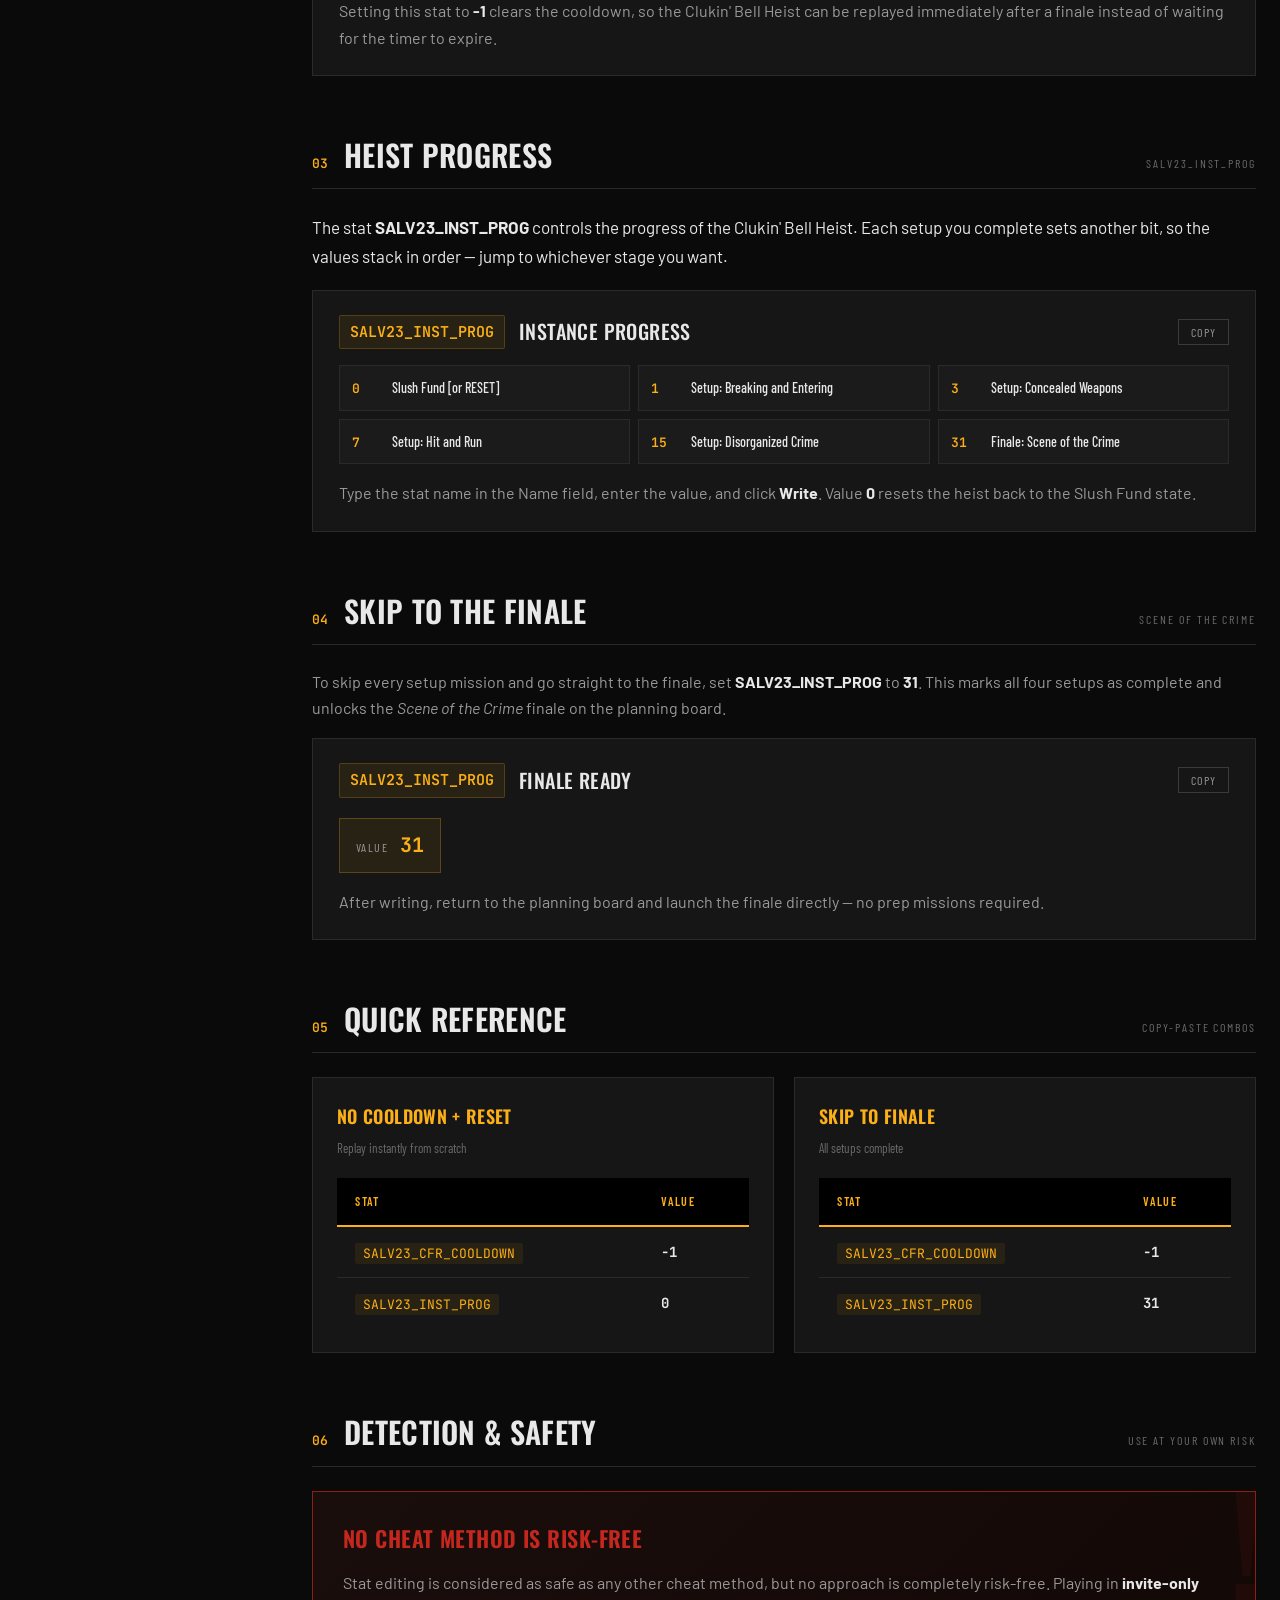
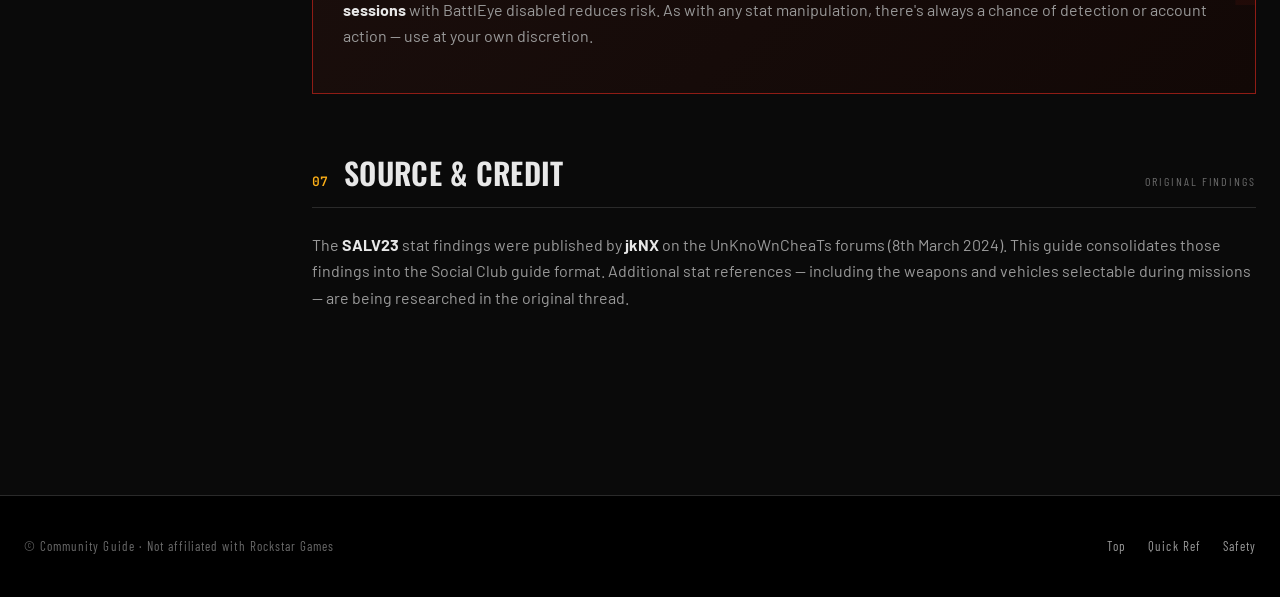
<file: guides/clukin-bell-heist.html>
<!doctype html>
<html lang="en">
  <head>
    <meta charset="UTF-8" />
    <meta name="viewport" content="width=device-width, initial-scale=1.0" />
    <title>Clukin' Bell Heist Stat Editor Guide — Social Club</title>
    <meta
      name="description"
      content="A consolidated guide for editing the Clukin' Bell Heist using an external Stat Editor for GTA V Enhanced — remove the cooldown and control heist progress via the SALV23 stats."
    />
    <link rel="preconnect" href="https://fonts.googleapis.com" />
    <link rel="preconnect" href="https://fonts.gstatic.com" crossorigin />
    <link
      href="https://fonts.googleapis.com/css2?family=Oswald:wght@300;400;500;600;700&family=Barlow:wght@400;500;600;700&family=Barlow+Condensed:wght@400;500;600;700&family=JetBrains+Mono:wght@400;500;600&display=swap"
      rel="stylesheet"
    />
    <link rel="stylesheet" href="../assets/css/base.css" />
    <link rel="stylesheet" href="../assets/css/guide.css" />
  </head>
  <body>
    <!-- TOP BAR -->
    <header class="topbar">
      <div class="topbar-inner">
        <a class="logo" href="../index.html">
          <div class="logo-mark">R</div>
          <div class="logo-text">ROCKSTAR<span>*</span></div>
        </a>
        <nav>
          <a href="#prereq">Prerequisites</a>
          <a href="#cooldown">Cooldown</a>
          <a href="#progress">Progress</a>
          <a href="#reference">Quick Ref</a>
        </nav>

      </div>
    </header>

    <!-- HERO -->
    <section class="hero">
      <div class="hero-grid"></div>
      <div class="hero-inner">
        <div class="crumb fade" style="animation-delay: 0s">
          <a href="../index.html">Social Club</a><span class="sep">/</span>
          <a href="../index.html">Guides</a><span class="sep">/</span>
          <a href="../index.html">Heists</a><span class="sep">/</span>
          <span>Clukin' Bell Heist</span>
        </div>
        <div class="hero-tag fade" style="animation-delay: 0.05s">
          Community Guide
        </div>
        <h1 class="fade" style="animation-delay: 0.1s">
          Clukin' Bell <span class="accent">Heist</span><br /><span
            class="stroke"
            >Stat Editor</span
          >
          Guide
        </h1>
        <p class="hero-sub fade" style="animation-delay: 0.2s">
          A consolidated walkthrough for editing the Clukin' Bell Heist through
          an external Stat Editor. Remove the cooldown, jump straight to the
          finale, and control your heist progress with the
          <strong>SALV23</strong> stats.
        </p>
        <div class="hero-meta fade" style="animation-delay: 0.3s">
          <div class="item">
            <span class="label">Heist</span
            ><span class="value">The Clukin' Bell Heist</span>
          </div>
          <div class="item">
            <span class="label">Tool</span
            ><span class="value">External Stat Editor</span>
          </div>
          <div class="item">
            <span class="label">Game</span
            ><span class="value">GTA V Enhanced</span>
          </div>
          <div class="item">
            <span class="label">Difficulty</span
            ><span class="value accent">Beginner</span>
          </div>
          <div class="item">
            <span class="label">Updated</span><span class="value">v1.0</span>
          </div>
        </div>
      </div>
    </section>

    <!-- MAIN -->
    <div class="shell">
      <!-- TOC -->
      <aside class="toc">
        <div class="toc-label">Contents</div>
        <ul>
          <li>
            <a href="#prereq"><span class="toc-num">00</span>Prerequisites</a>
          </li>
          <li>
            <a href="#slot"><span class="toc-num">01</span>Character Slot</a>
          </li>
          <li>
            <a href="#cooldown"
              ><span class="toc-num">02</span>Remove Cooldown</a
            >
          </li>
          <li>
            <a href="#progress"
              ><span class="toc-num">03</span>Heist Progress</a
            >
          </li>
          <li>
            <a href="#finale"><span class="toc-num">04</span>Skip to Finale</a>
          </li>
          <li>
            <a href="#reference"
              ><span class="toc-num">05</span>Quick Reference</a
            >
          </li>
          <li>
            <a href="#safety"><span class="toc-num">06</span>Safety Notes</a>
          </li>
          <li>
            <a href="#source"
              ><span class="toc-num">07</span>Source &amp; Credit</a
            >
          </li>
        </ul>
      </aside>

      <!-- ARTICLE -->
      <main class="article">
        <div class="alert">
          <strong>READ FIRST —</strong> The Clukin' Bell Heist stats use the
          <strong>SALV23</strong> prefix. All editing should be done in an
          <strong>invite-only session</strong>, outside of any active mission,
          before launching the heist.
        </div>

        <!-- PREREQ -->
        <section class="block" id="prereq">
          <div class="section-head">
            <span class="section-num">00</span>
            <h2>Prerequisites</h2>
            <span class="kicker">Before you begin</span>
          </div>
          <ul class="bullets">
            <li>
              An <strong>external Stat Editor</strong> compatible with
              <strong>GTA V Enhanced</strong>.
            </li>
            <li>
              The Clukin' Bell Heist must be
              <strong>unlocked &amp; set up</strong> — you've paid the initial
              setup cost at the planning board.
            </li>
            <li>
              Join an <strong>invite-only session</strong> before writing any
              stats.
            </li>
            <li>
              Write stats <strong>outside an active mission</strong>, then
              launch the heist from the board.
            </li>
          </ul>
        </section>

        <!-- CHARACTER SLOT -->
        <section class="block" id="slot">
          <div class="section-head">
            <span class="section-num">01</span>
            <h2>Character Slot</h2>
            <span class="kicker">MP prefix</span>
          </div>
          <p>
            External stat editors accept the stat names directly as published
            below (<code
              style="
                font-family: var(--font-mono);
                color: var(--accent);
                background: rgba(252, 175, 23, 0.08);
                padding: 2px 8px;
              "
              >SALV23_…</code
            >). If your editor requires the full global stat name, prepend your
            character slot:
            <code
              style="
                font-family: var(--font-mono);
                color: var(--accent);
                background: rgba(252, 175, 23, 0.08);
                padding: 2px 8px;
              "
              >$MP0_</code
            >
            for your first character and
            <code
              style="
                font-family: var(--font-mono);
                color: var(--accent);
                background: rgba(252, 175, 23, 0.08);
                padding: 2px 8px;
              "
              >$MP1_</code
            >
            for your second. All examples in this guide use the bare
            <strong>SALV23_</strong> names as published in the source thread.
          </p>
        </section>

        <!-- COOLDOWN -->
        <section class="block" id="cooldown">
          <div class="section-head">
            <span class="section-num">02</span>
            <h2>Remove Heist Cooldown</h2>
            <span class="kicker">SALV23_CFR_COOLDOWN</span>
          </div>
          <div class="stat-card">
            <div class="stat-card-head">
              <span class="stat-name">SALV23_CFR_COOLDOWN</span>
              <h3>Heist Cooldown</h3>
              <button class="copy-btn" data-copy="SALV23_CFR_COOLDOWN">
                Copy
              </button>
            </div>
            <div class="single-value">
              <span class="lbl">Value</span>
              <span class="num">-1</span>
            </div>
            <p style="margin-top: 16px; margin-bottom: 0">
              Setting this stat to <strong>-1</strong> clears the cooldown, so
              the Clukin' Bell Heist can be replayed immediately after a finale
              instead of waiting for the timer to expire.
            </p>
          </div>
        </section>

        <!-- PROGRESS -->
        <section class="block" id="progress">
          <div class="section-head">
            <span class="section-num">03</span>
            <h2>Heist Progress</h2>
            <span class="kicker">SALV23_INST_PROG</span>
          </div>
          <p class="lead">
            The stat <strong>SALV23_INST_PROG</strong> controls the progress of
            the Clukin' Bell Heist. Each setup you complete sets another bit, so
            the values stack in order — jump to whichever stage you want.
          </p>
          <div class="stat-card">
            <div class="stat-card-head">
              <span class="stat-name">SALV23_INST_PROG</span>
              <h3>Instance Progress</h3>
              <button class="copy-btn" data-copy="SALV23_INST_PROG">
                Copy
              </button>
            </div>
            <ul class="value-list">
              <li>
                <span class="val">0</span
                ><span class="desc">Slush Fund [or RESET]</span>
              </li>
              <li>
                <span class="val">1</span
                ><span class="desc">Setup: Breaking and Entering</span>
              </li>
              <li>
                <span class="val">3</span
                ><span class="desc">Setup: Concealed Weapons</span>
              </li>
              <li>
                <span class="val">7</span
                ><span class="desc">Setup: Hit and Run</span>
              </li>
              <li>
                <span class="val">15</span
                ><span class="desc">Setup: Disorganized Crime</span>
              </li>
              <li>
                <span class="val">31</span
                ><span class="desc">Finale: Scene of the Crime</span>
              </li>
            </ul>
            <p style="margin-top: 16px; margin-bottom: 0">
              Type the stat name in the Name field, enter the value, and click
              <strong>Write</strong>. Value <strong>0</strong> resets the heist
              back to the Slush Fund state.
            </p>
          </div>
        </section>

        <!-- SKIP TO FINALE -->
        <section class="block" id="finale">
          <div class="section-head">
            <span class="section-num">04</span>
            <h2>Skip to the Finale</h2>
            <span class="kicker">Scene of the Crime</span>
          </div>
          <p>
            To skip every setup mission and go straight to the finale, set
            <strong>SALV23_INST_PROG</strong> to <strong>31</strong>. This marks
            all four setups as complete and unlocks the
            <em>Scene of the Crime</em> finale on the planning board.
          </p>
          <div class="stat-card">
            <div class="stat-card-head">
              <span class="stat-name">SALV23_INST_PROG</span>
              <h3>Finale Ready</h3>
              <button class="copy-btn" data-copy="SALV23_INST_PROG">
                Copy
              </button>
            </div>
            <div class="single-value">
              <span class="lbl">Value</span>
              <span class="num">31</span>
            </div>
            <p style="margin-top: 16px; margin-bottom: 0">
              After writing, return to the planning board and launch the finale
              directly — no prep missions required.
            </p>
          </div>
        </section>

        <!-- QUICK REFERENCE -->
        <section class="block" id="reference">
          <div class="section-head">
            <span class="section-num">05</span>
            <h2>Quick Reference</h2>
            <span class="kicker">Copy-paste combos</span>
          </div>
          <div class="quickref">
            <div class="qr-card">
              <h3>No Cooldown + Reset</h3>
              <div class="qr-sub">Replay instantly from scratch</div>
              <div class="table-wrap" style="margin-bottom: 0; border: none">
                <table>
                  <thead>
                    <tr>
                      <th>Stat</th>
                      <th>Value</th>
                    </tr>
                  </thead>
                  <tbody>
                    <tr>
                      <td><code>SALV23_CFR_COOLDOWN</code></td>
                      <td><span class="num">-1</span></td>
                    </tr>
                    <tr>
                      <td><code>SALV23_INST_PROG</code></td>
                      <td><span class="num">0</span></td>
                    </tr>
                  </tbody>
                </table>
              </div>
            </div>
            <div class="qr-card">
              <h3>Skip to Finale</h3>
              <div class="qr-sub">All setups complete</div>
              <div class="table-wrap" style="margin-bottom: 0; border: none">
                <table>
                  <thead>
                    <tr>
                      <th>Stat</th>
                      <th>Value</th>
                    </tr>
                  </thead>
                  <tbody>
                    <tr>
                      <td><code>SALV23_CFR_COOLDOWN</code></td>
                      <td><span class="num">-1</span></td>
                    </tr>
                    <tr>
                      <td><code>SALV23_INST_PROG</code></td>
                      <td><span class="num">31</span></td>
                    </tr>
                  </tbody>
                </table>
              </div>
            </div>
          </div>
        </section>

        <!-- SAFETY -->
        <section class="block" id="safety">
          <div class="section-head">
            <span class="section-num">06</span>
            <h2>Detection &amp; Safety</h2>
            <span class="kicker">Use at your own risk</span>
          </div>
          <div class="safety">
            <h3>No cheat method is risk-free</h3>
            <p>
              Stat editing is considered as safe as any other cheat method, but
              no approach is completely risk-free. Playing in
              <strong>invite-only sessions</strong> with BattlEye disabled
              reduces risk. As with any stat manipulation, there's always a
              chance of detection or account action — use at your own
              discretion.
            </p>
          </div>
        </section>

        <!-- SOURCE -->
        <section class="block" id="source">
          <div class="section-head">
            <span class="section-num">07</span>
            <h2>Source &amp; Credit</h2>
            <span class="kicker">Original findings</span>
          </div>
          <p>
            The <strong>SALV23</strong> stat findings were published by
            <strong>jkNX</strong> on the UnKnoWnCheaTs forums (8th March 2024).
            This guide consolidates those findings into the Social Club guide
            format. Additional stat references — including the weapons and
            vehicles selectable during missions — are being researched in the
            original thread.
          </p>
        </section>
      </main>
    </div>

    <!-- FOOTER -->
    <footer>
      <div class="foot-inner">
        <div>© Community Guide · Not affiliated with Rockstar Games</div>
        <div class="foot-links">
          <a href="#">Top</a>
          <a href="#reference">Quick Ref</a>
          <a href="#safety">Safety</a>
        </div>
      </div>
    </footer>

    <script src="../assets/js/guide.js"></script>
  </body>
</html>
</file>
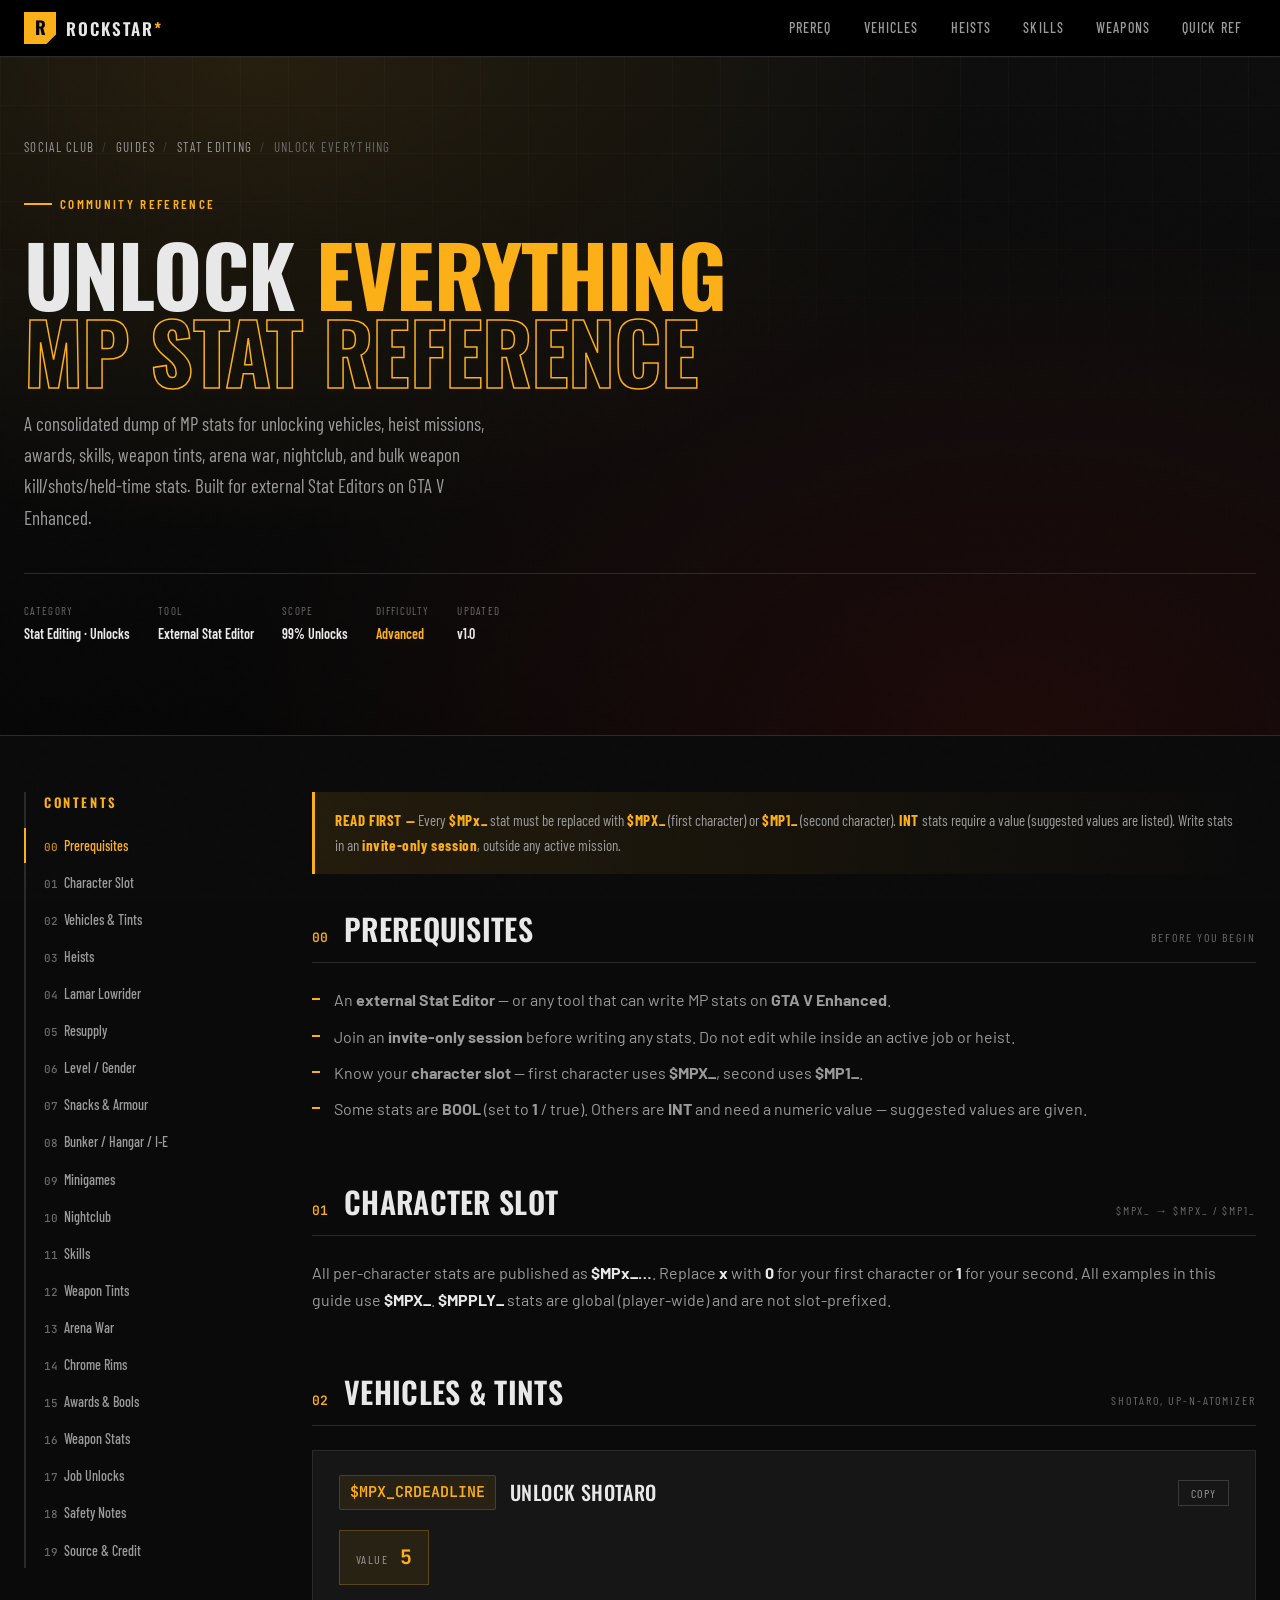
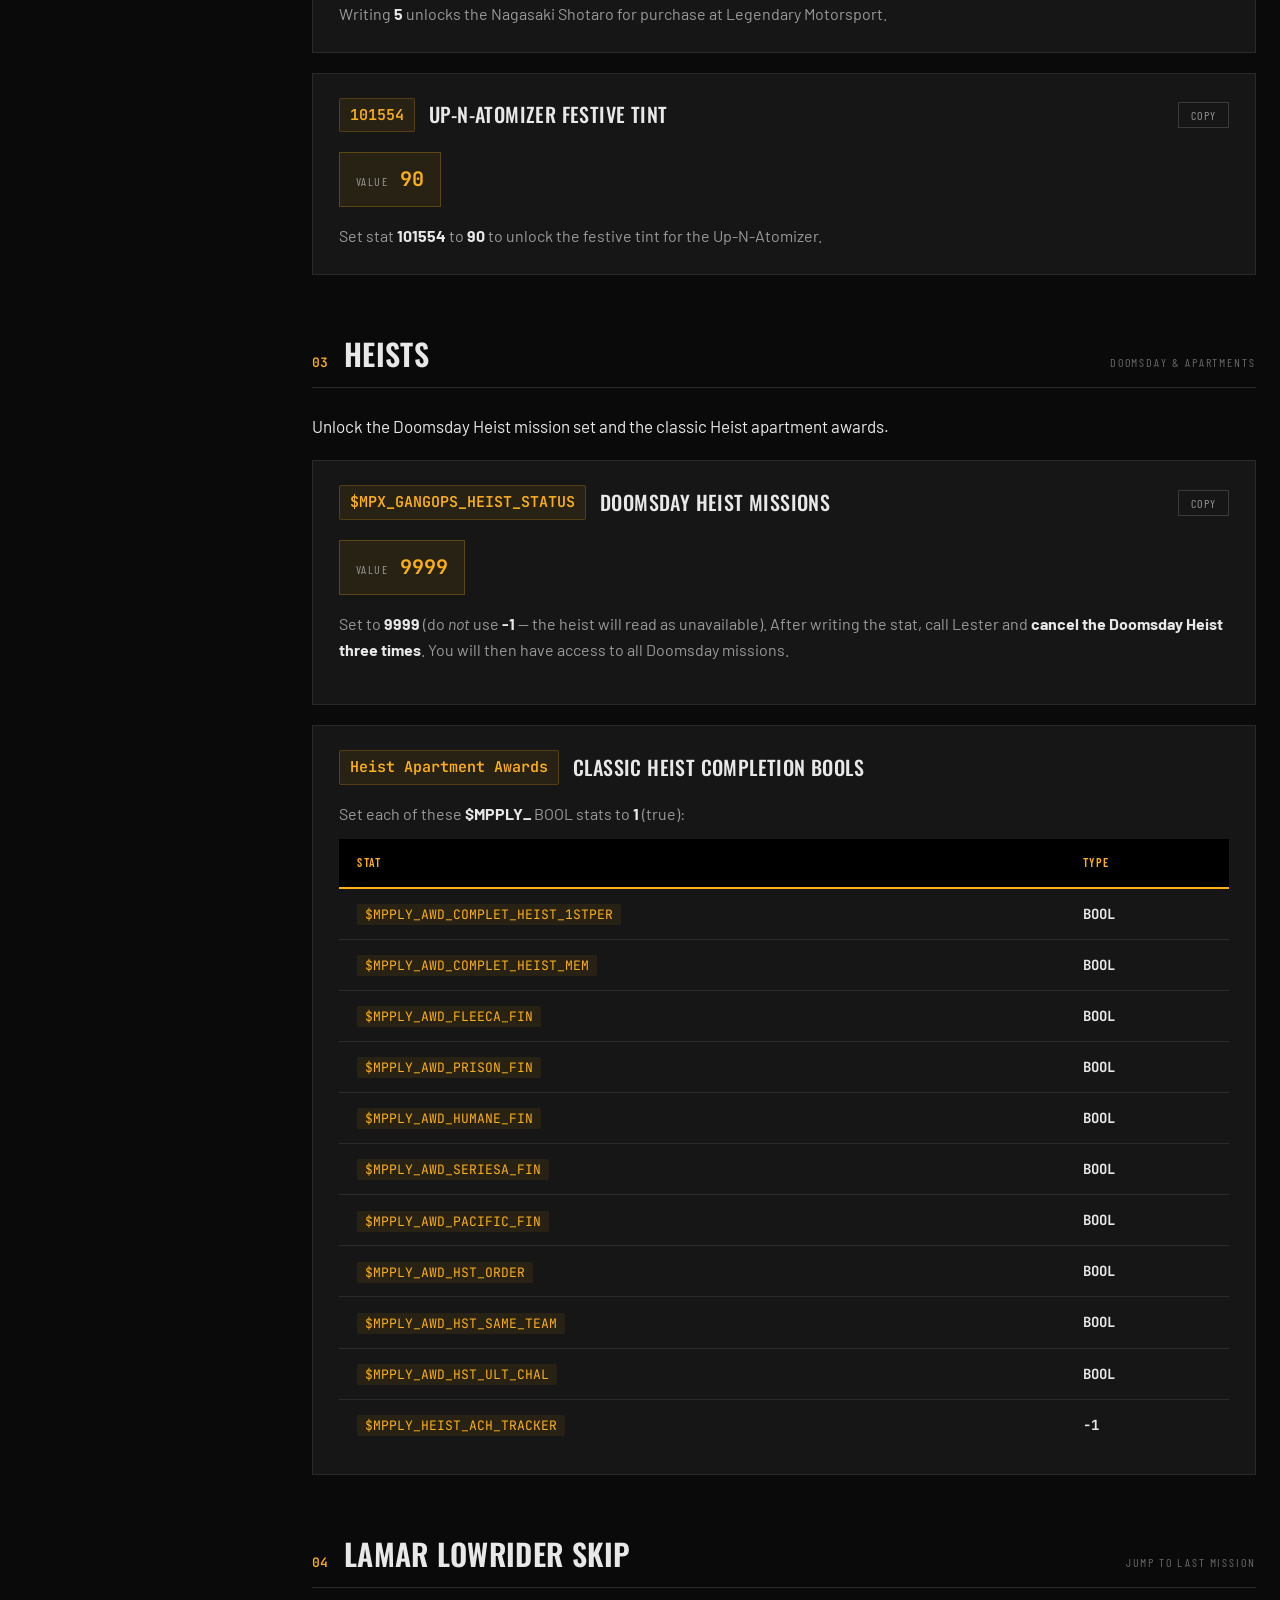
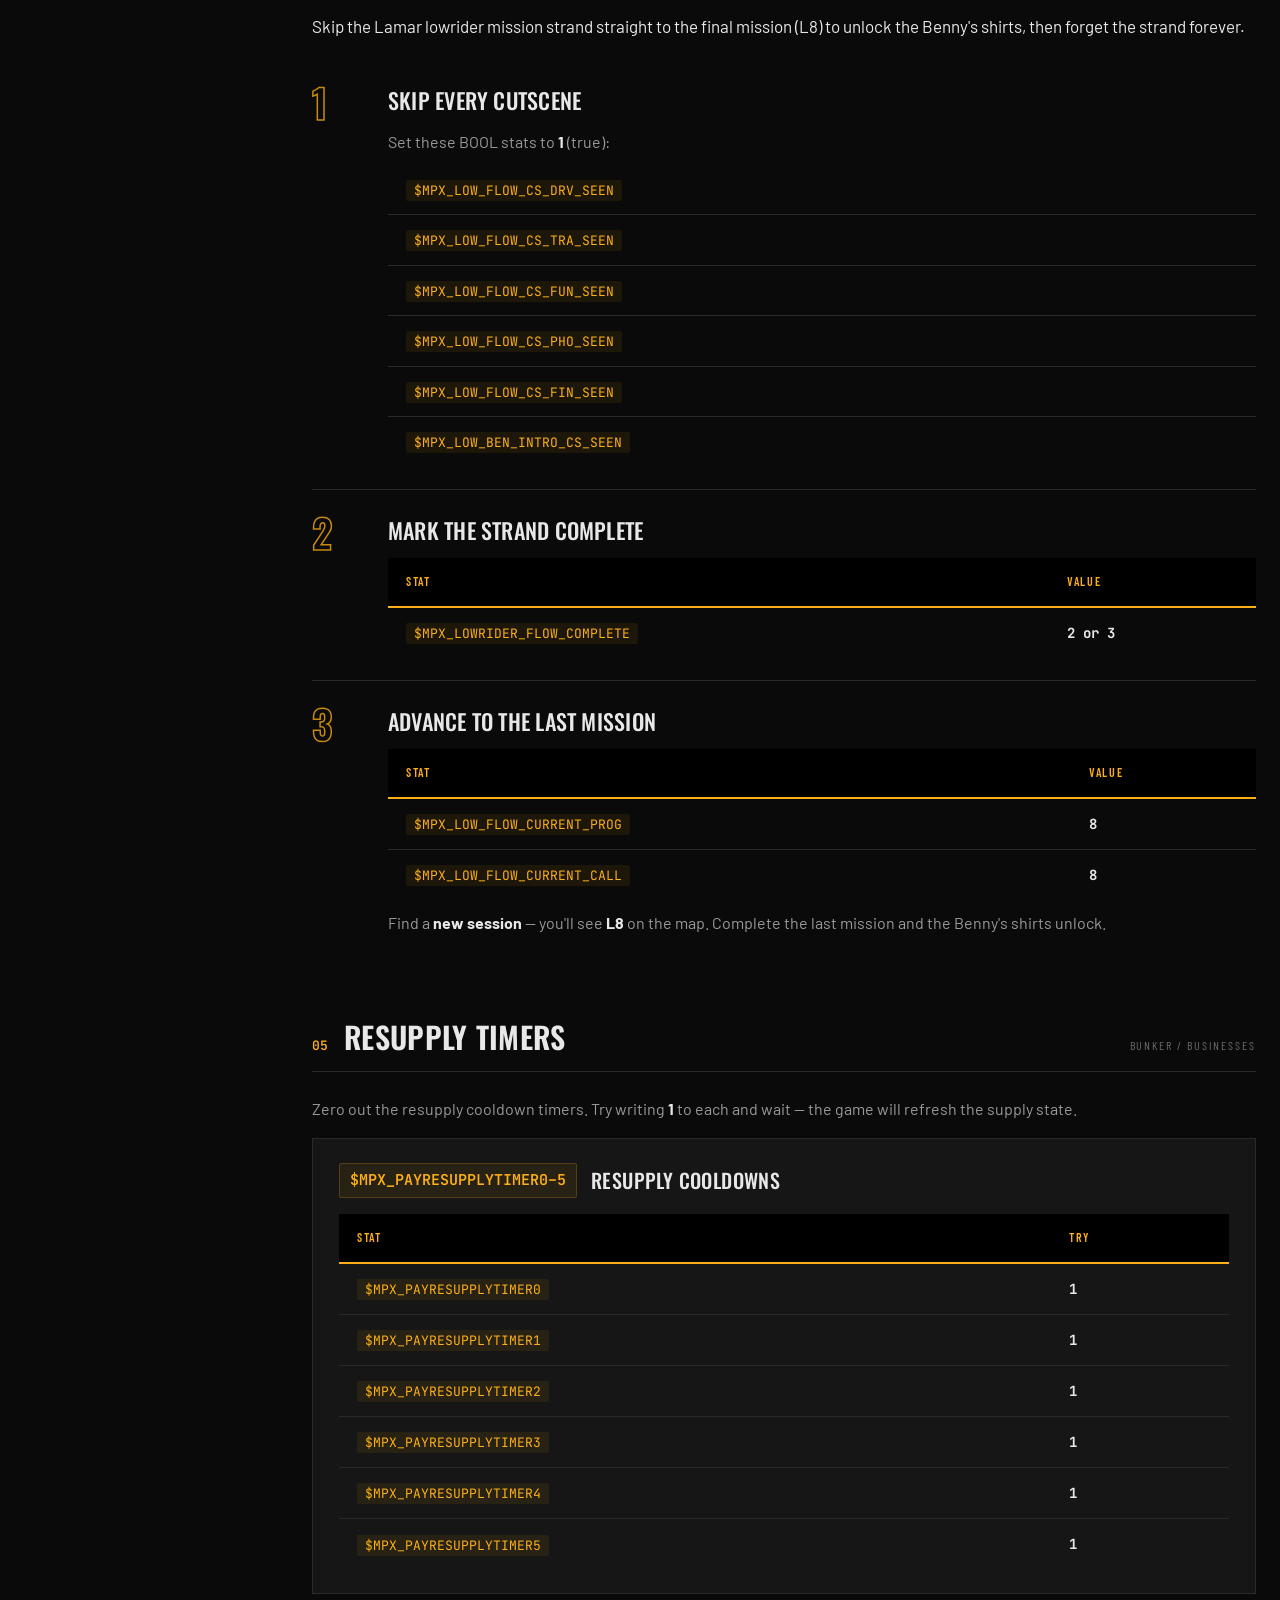
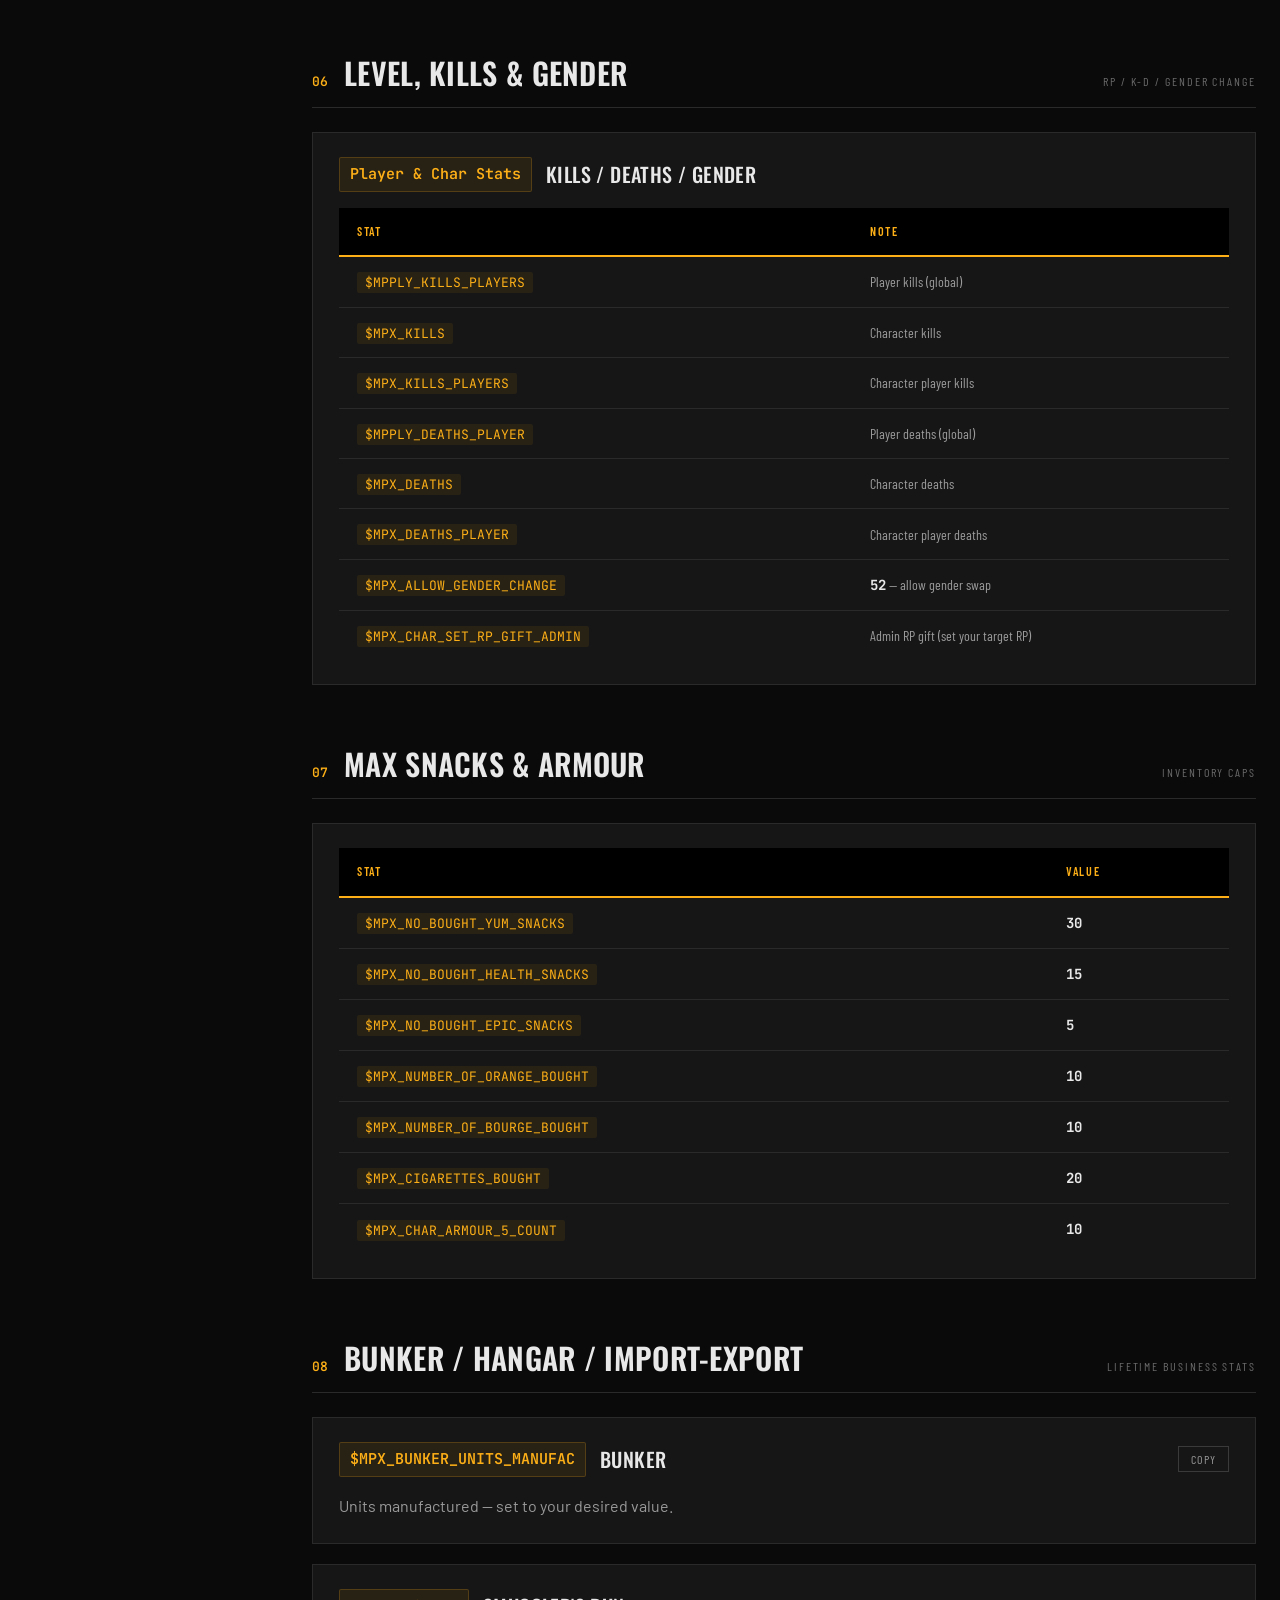
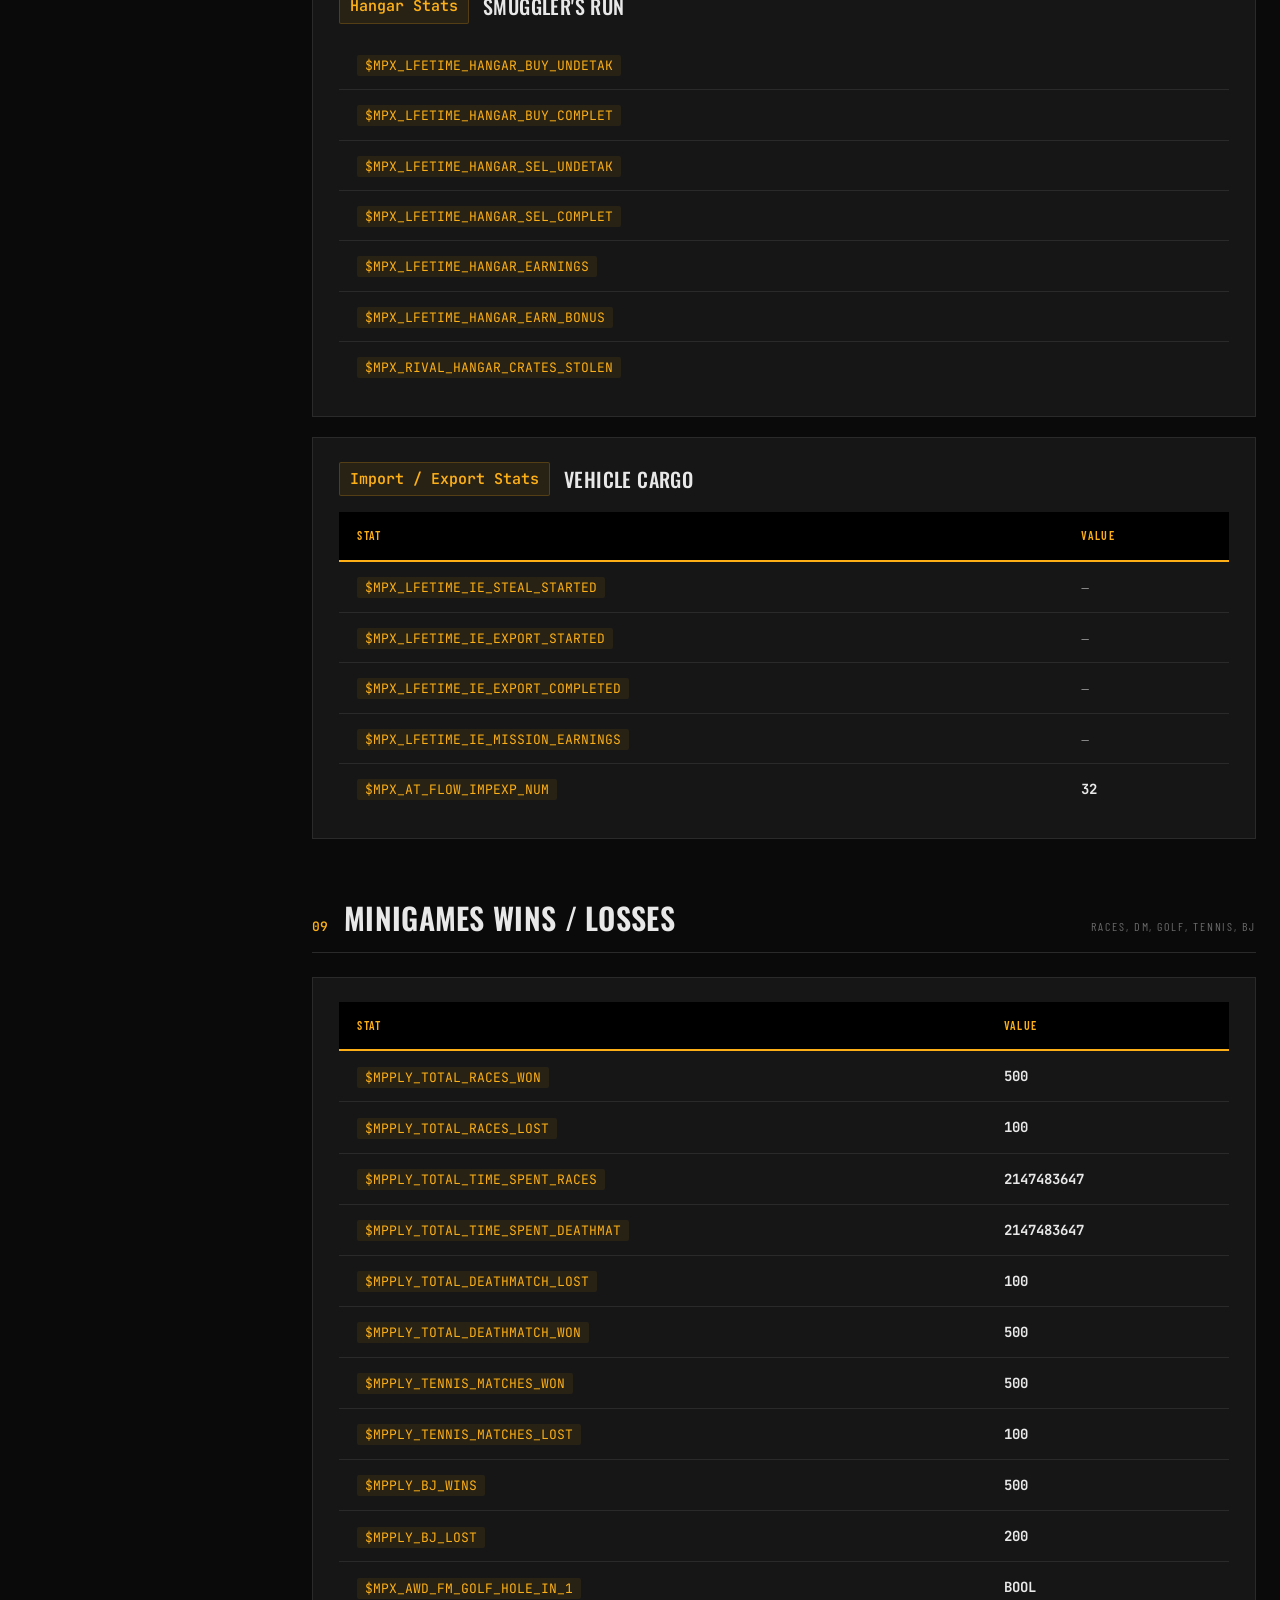
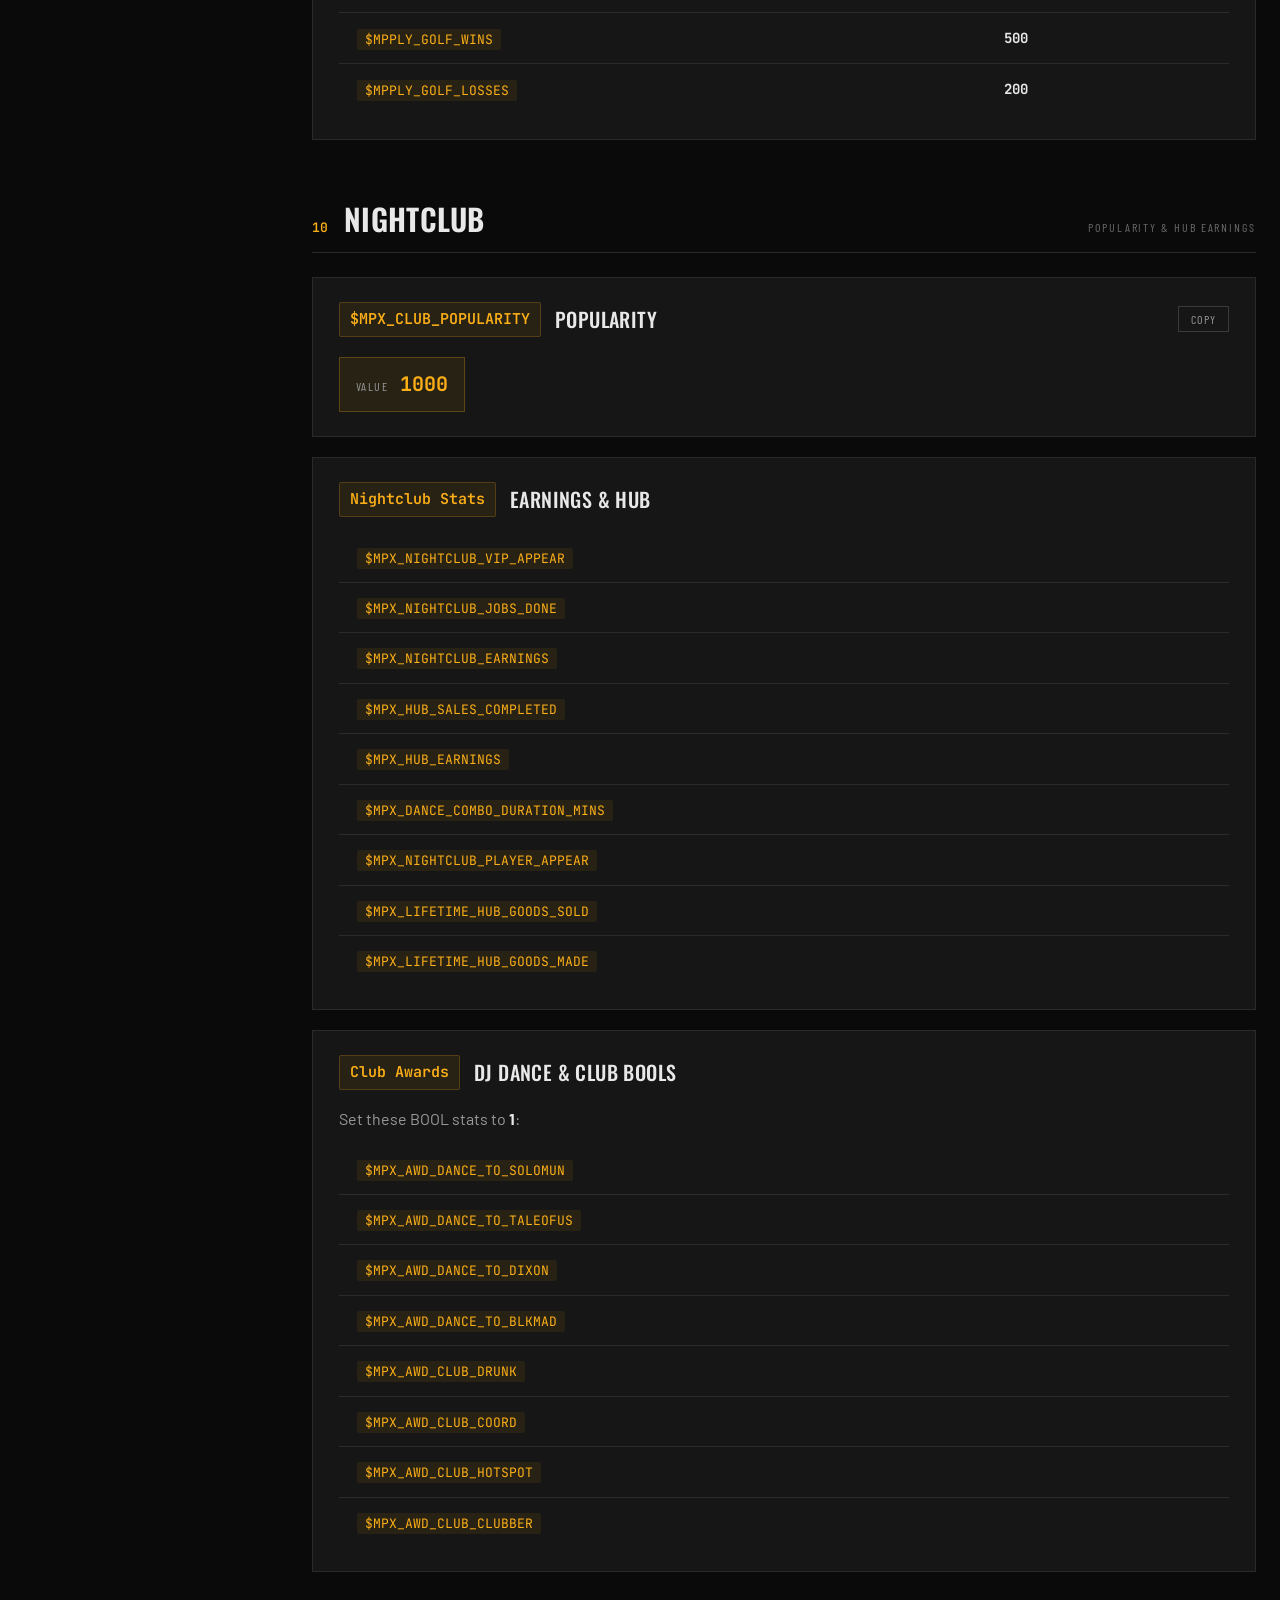
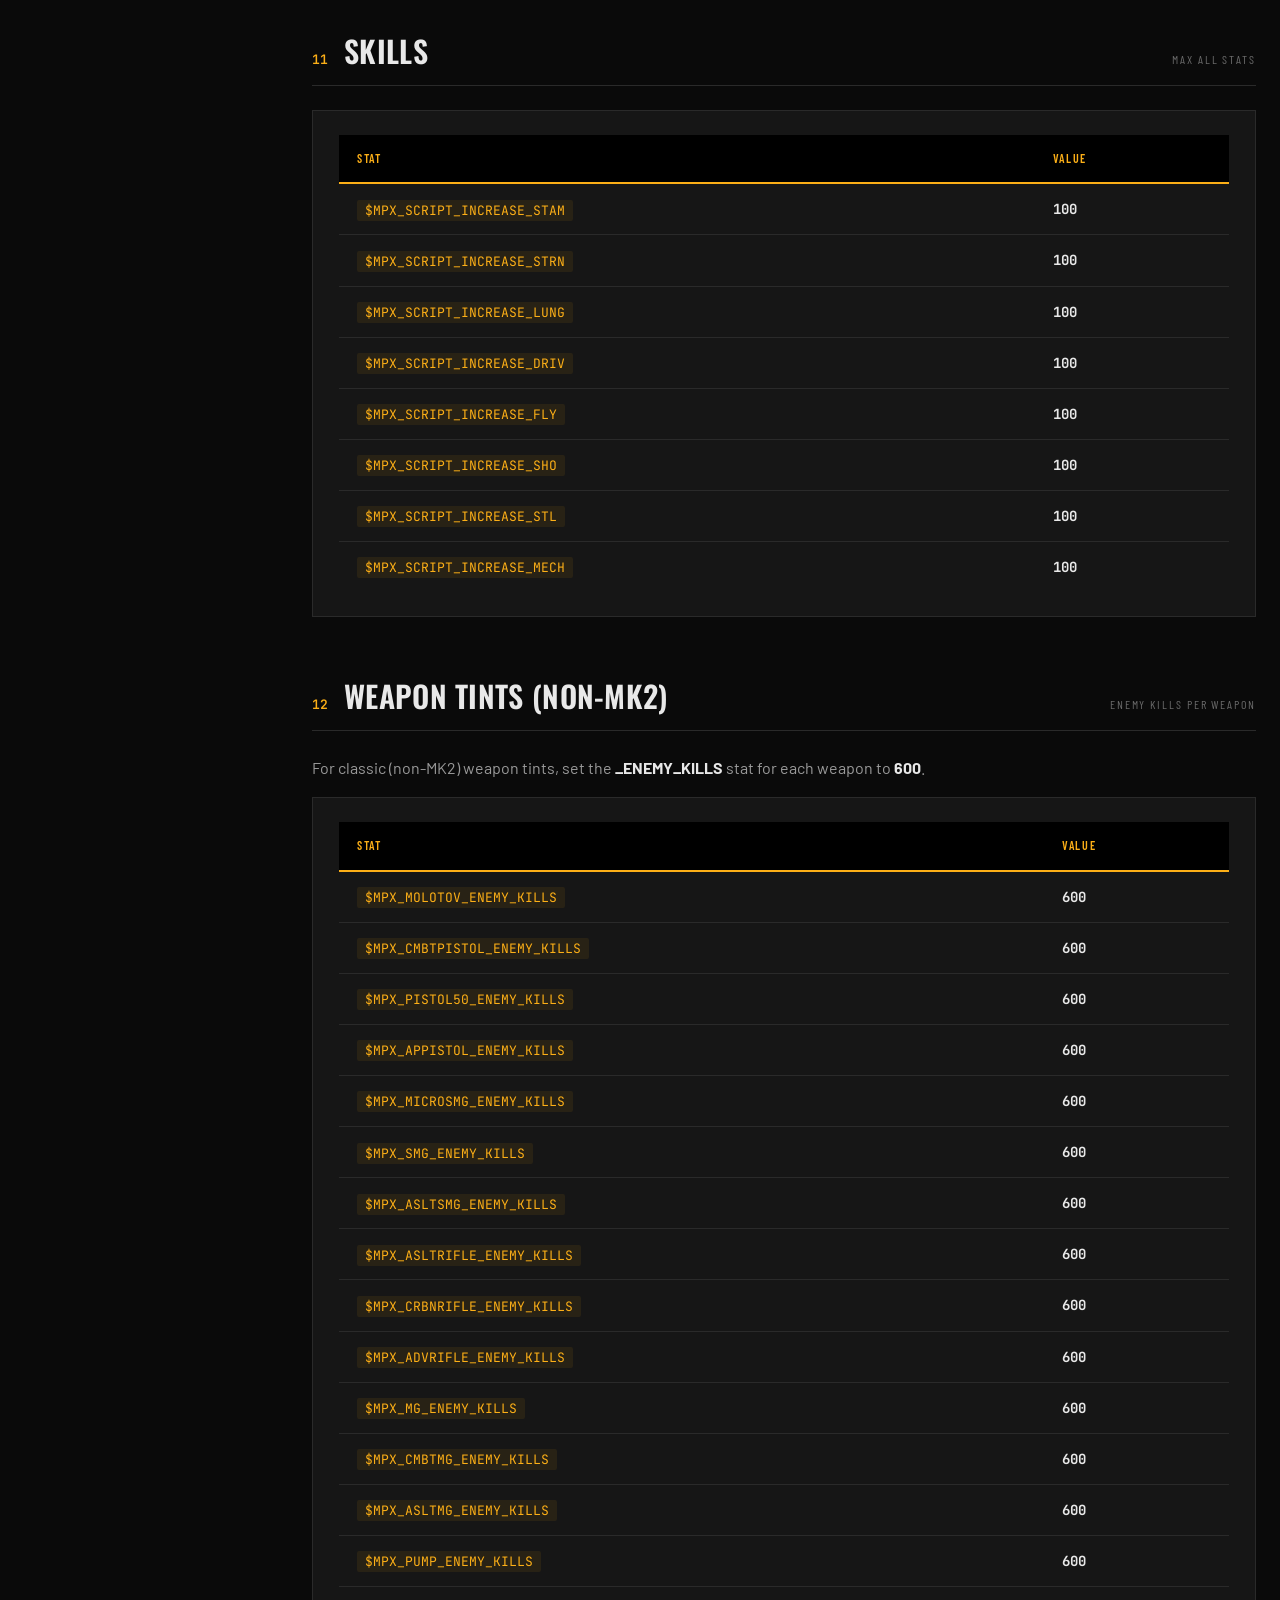
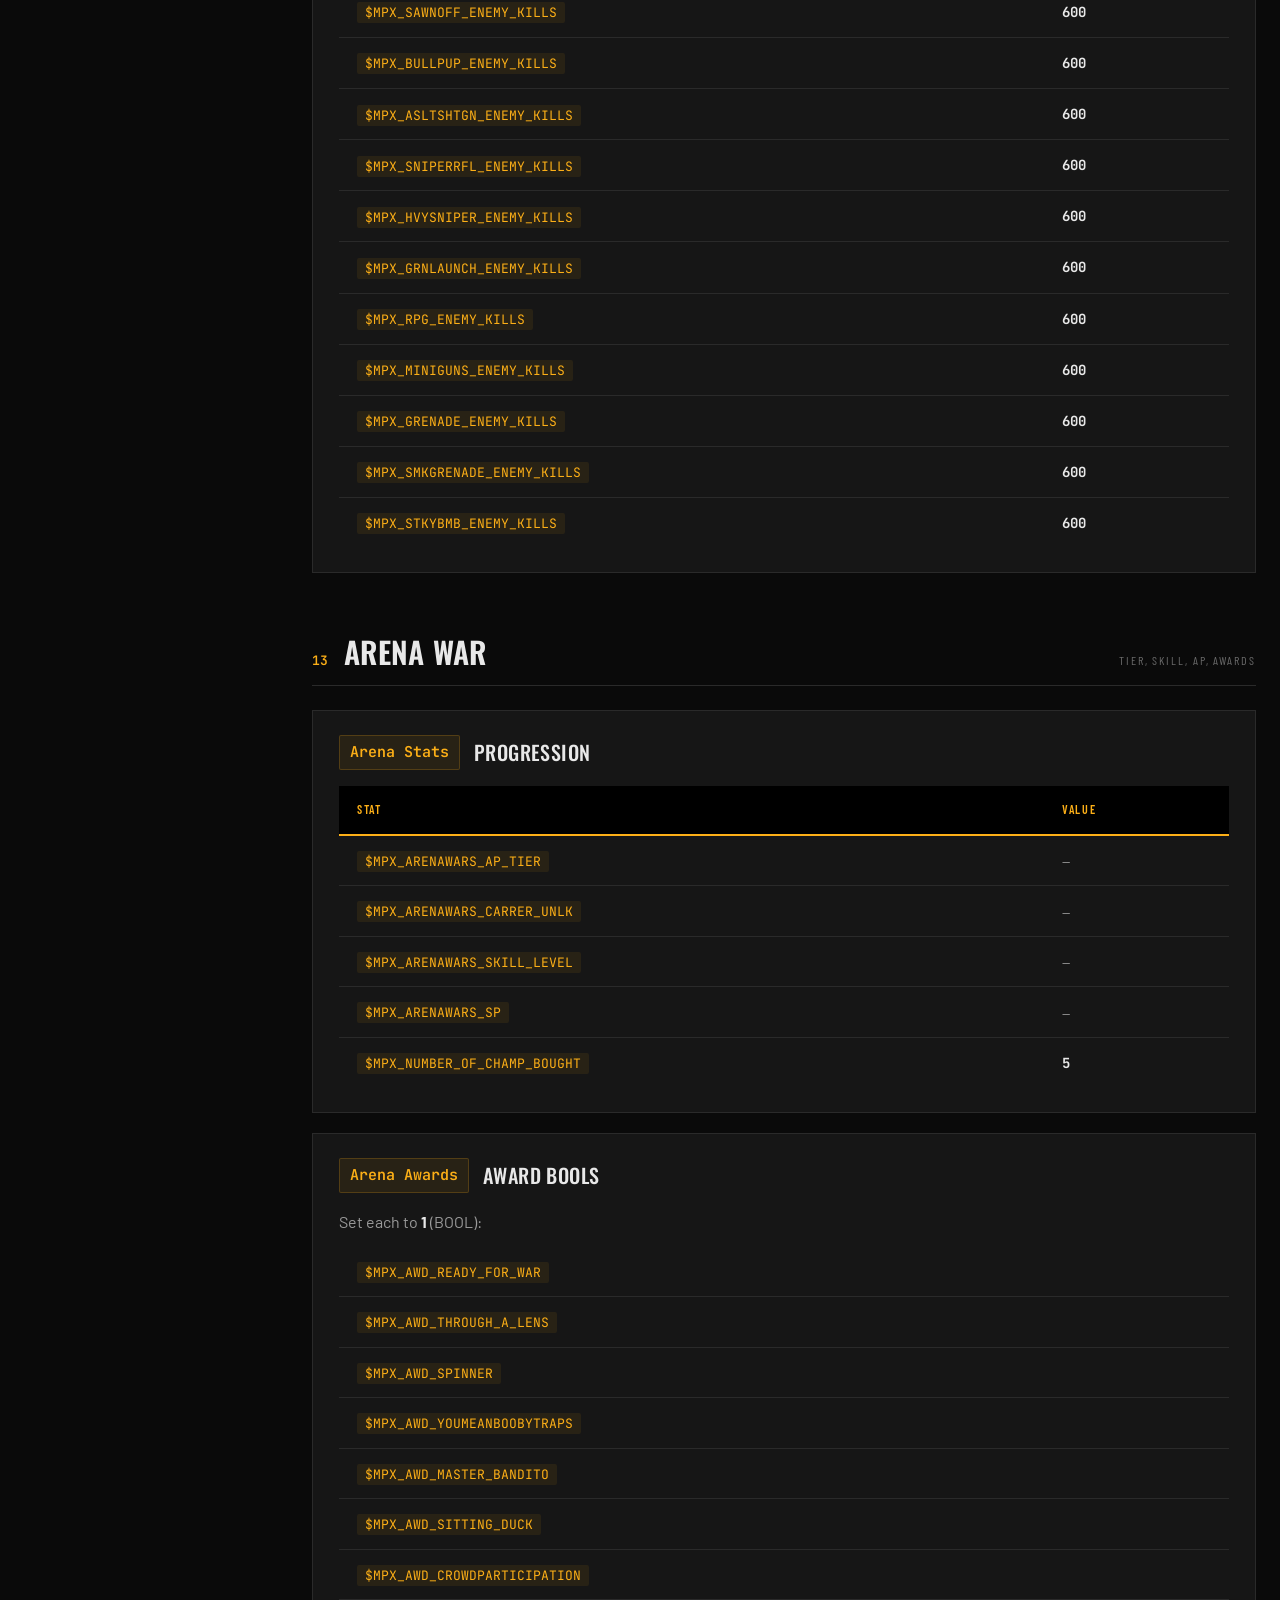
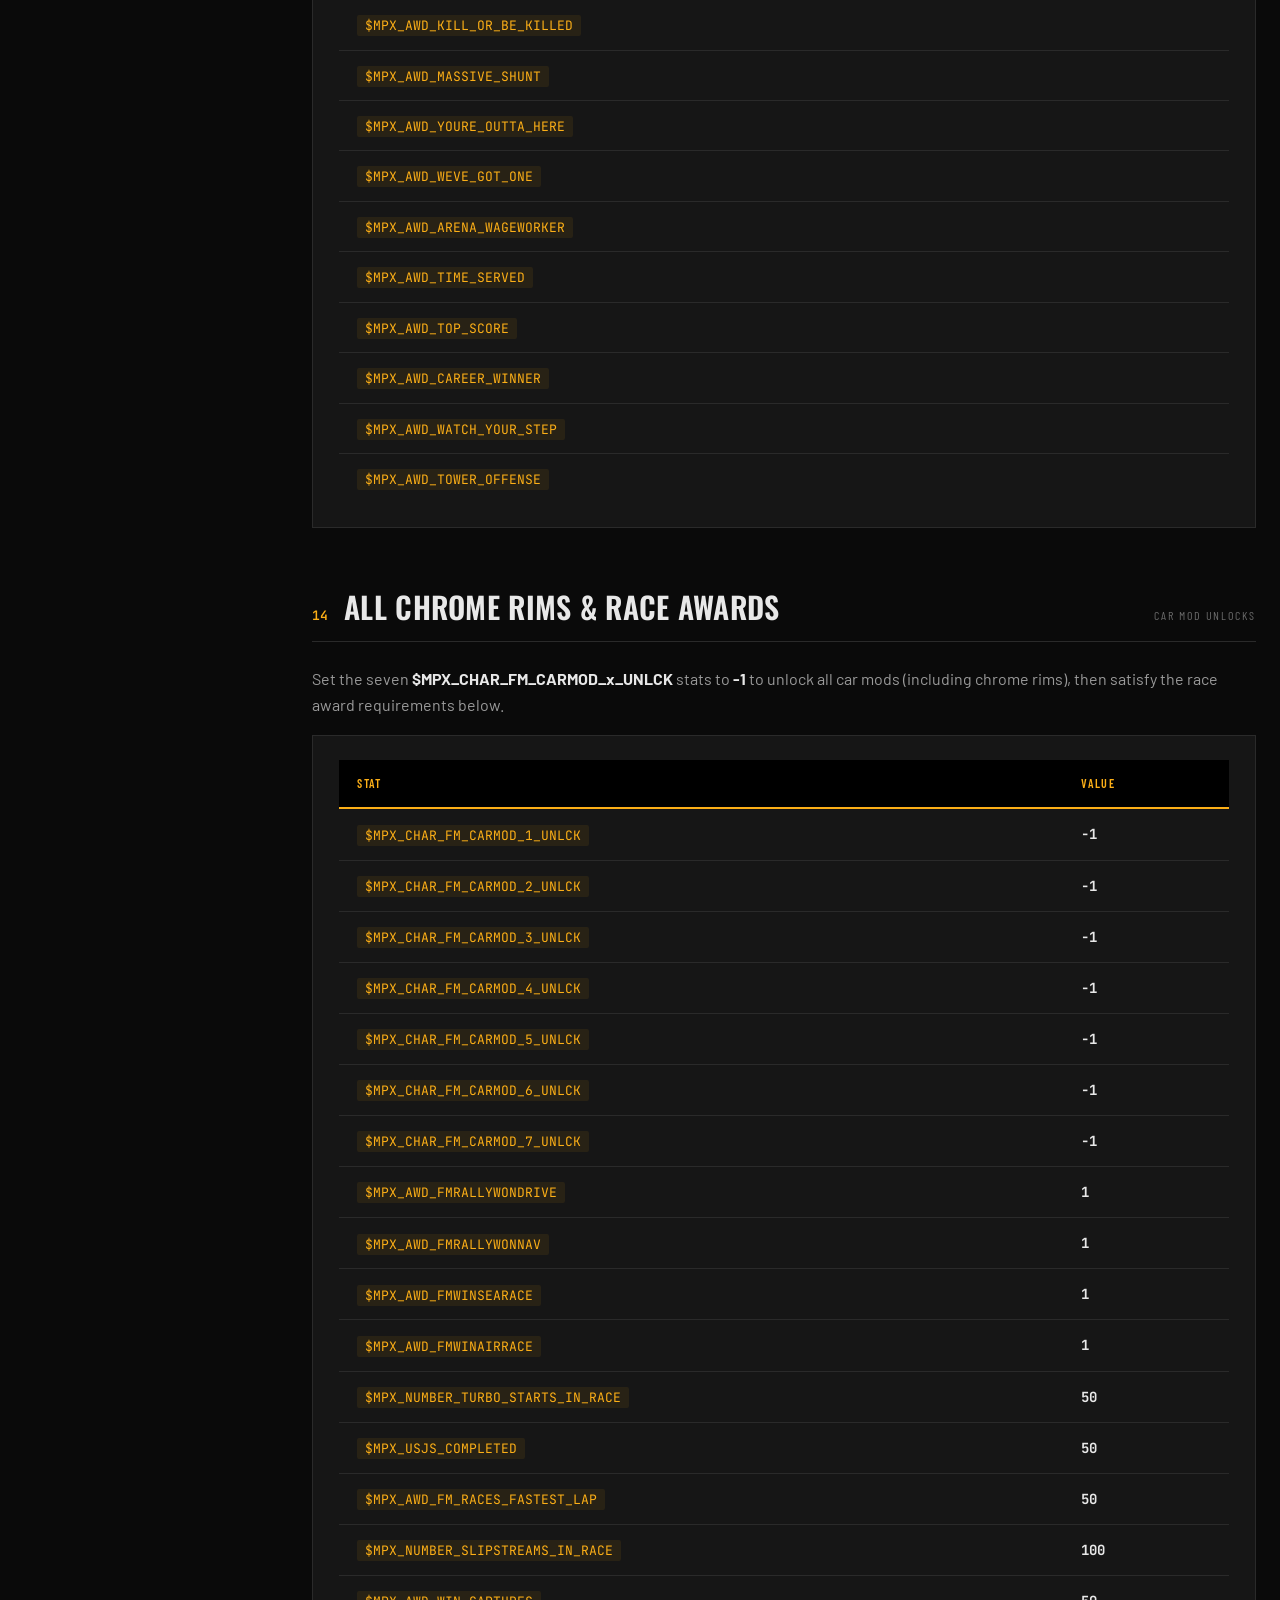
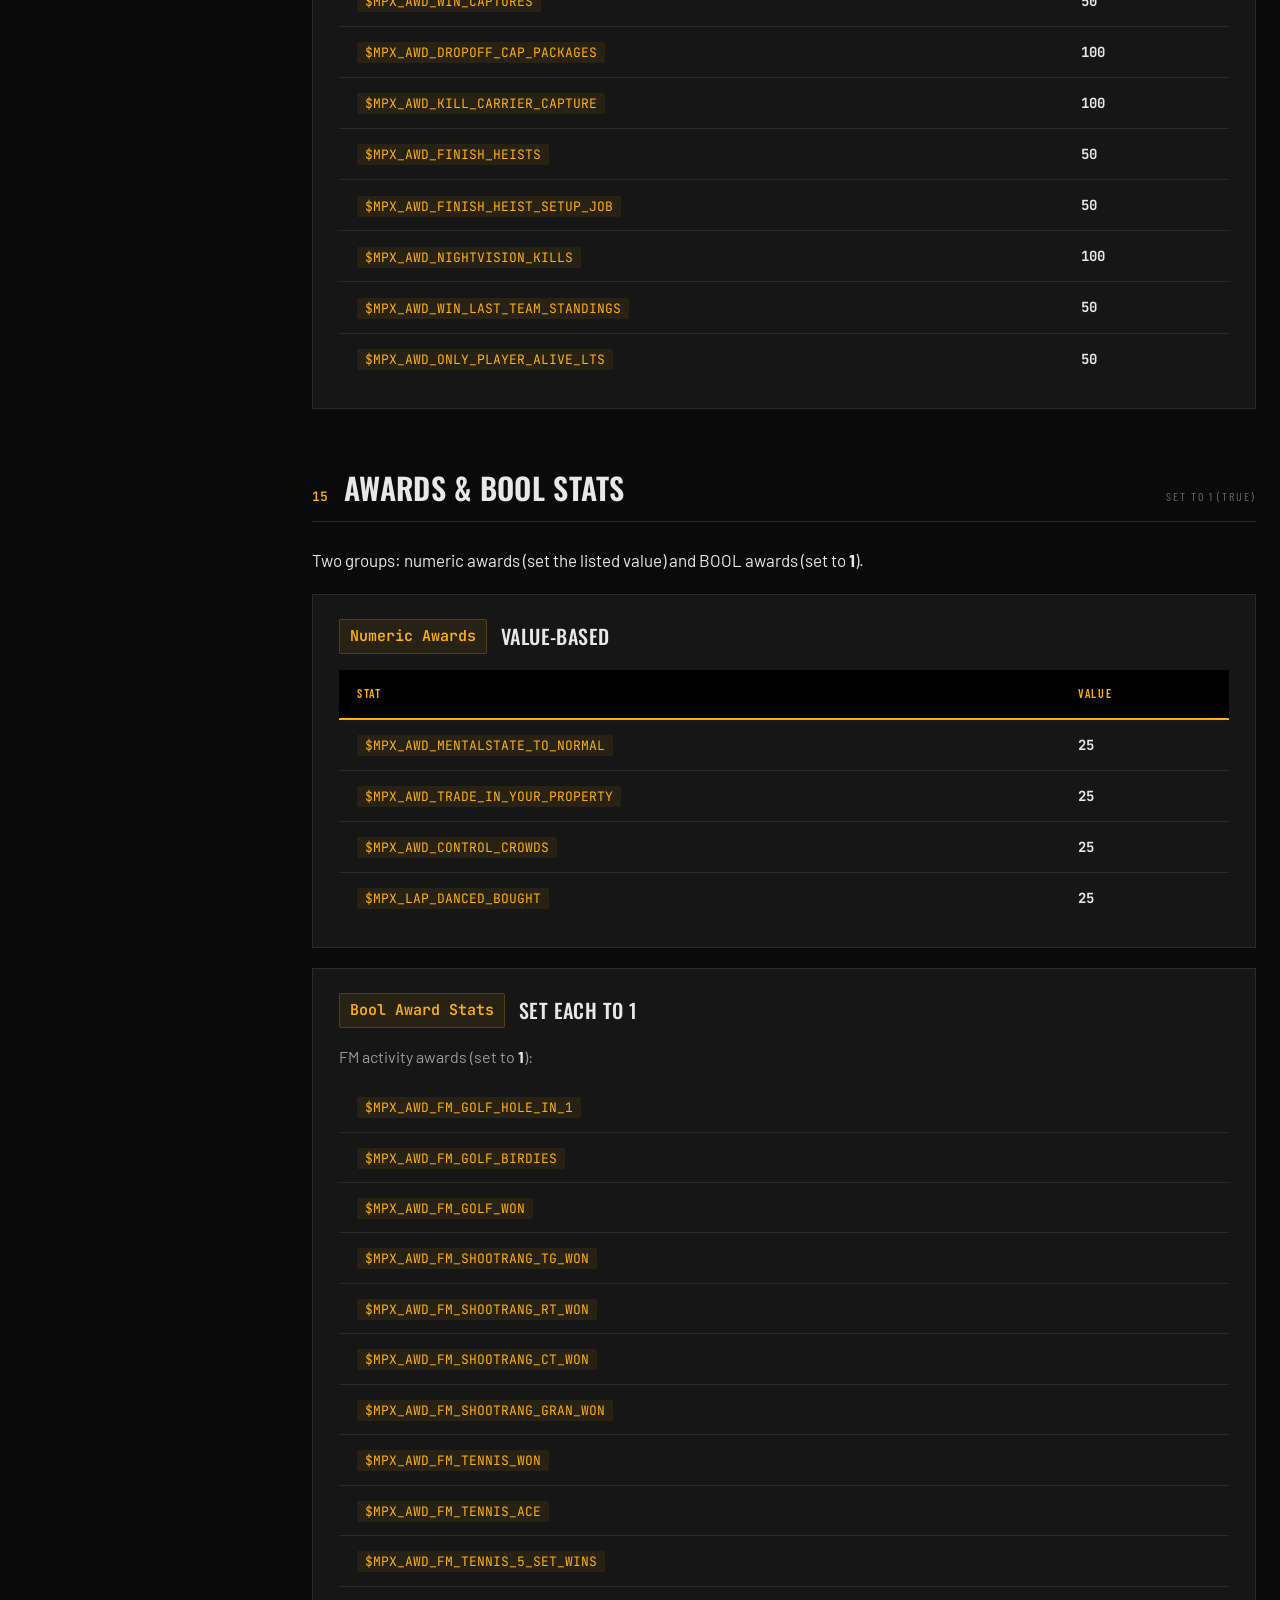
<file: guides/unlock-everything.html>
<!doctype html>
<html lang="en">
  <head>
    <meta charset="UTF-8" />
    <meta name="viewport" content="width=device-width, initial-scale=1.0" />
    <title>Unlock Everything — MP Stat Reference Guide — Social Club</title>
    <meta
      name="description"
      content="A consolidated MP stat reference for unlocking vehicles, heists, awards, skills, weapon tints, arena war, nightclub, and bulk weapon stats in GTA Online via the Stat Editor."
    />
    <link rel="preconnect" href="https://fonts.googleapis.com" />
    <link rel="preconnect" href="https://fonts.gstatic.com" crossorigin />
    <link
      href="https://fonts.googleapis.com/css2?family=Oswald:wght@300;400;500;600;700&family=Barlow:wght@400;500;600;700&family=Barlow+Condensed:wght@400;500;600;700&family=JetBrains+Mono:wght@400;500;600&display=swap"
      rel="stylesheet"
    />
    <link rel="stylesheet" href="../assets/css/base.css" />
    <link rel="stylesheet" href="../assets/css/guide.css" />
  </head>
  <body>
    <!-- TOP BAR -->
    <header class="topbar">
      <div class="topbar-inner">
        <a class="logo" href="../index.html">
          <div class="logo-mark">R</div>
          <div class="logo-text">ROCKSTAR<span>*</span></div>
        </a>
        <nav>
          <a href="#prereq">Prereq</a>
          <a href="#vehicles">Vehicles</a>
          <a href="#heists">Heists</a>
          <a href="#skills">Skills</a>
          <a href="#weapons">Weapons</a>
          <a href="#reference">Quick Ref</a>
        </nav>

      </div>
    </header>

    <!-- HERO -->
    <section class="hero">
      <div class="hero-grid"></div>
      <div class="hero-inner">
        <div class="crumb fade" style="animation-delay: 0s">
          <a href="../index.html">Social Club</a><span class="sep">/</span>
          <a href="../index.html">Guides</a><span class="sep">/</span>
          <a href="../index.html">Stat Editing</a><span class="sep">/</span>
          <span>Unlock Everything</span>
        </div>
        <div class="hero-tag fade" style="animation-delay: 0.05s">
          Community Reference
        </div>
        <h1 class="fade" style="animation-delay: 0.1s">
          Unlock <span class="accent">Everything</span><br /><span
            class="stroke"
            >MP Stat Reference</span
          >
        </h1>
        <p class="hero-sub fade" style="animation-delay: 0.2s">
          A consolidated dump of MP stats for unlocking vehicles, heist
          missions, awards, skills, weapon tints, arena war, nightclub, and
          bulk weapon kill/shots/held-time stats. Built for external Stat
          Editors on GTA V Enhanced.
        </p>
        <div class="hero-meta fade" style="animation-delay: 0.3s">
          <div class="item">
            <span class="label">Category</span
            ><span class="value">Stat Editing · Unlocks</span>
          </div>
          <div class="item">
            <span class="label">Tool</span
            ><span class="value">External Stat Editor</span>
          </div>
          <div class="item">
            <span class="label">Scope</span
            ><span class="value">99% Unlocks</span>
          </div>
          <div class="item">
            <span class="label">Difficulty</span
            ><span class="value accent">Advanced</span>
          </div>
          <div class="item">
            <span class="label">Updated</span><span class="value">v1.0</span>
          </div>
        </div>
      </div>
    </section>

    <!-- MAIN -->
    <div class="shell">
      <!-- TOC -->
      <aside class="toc">
        <div class="toc-label">Contents</div>
        <ul>
          <li>
            <a href="#prereq"><span class="toc-num">00</span>Prerequisites</a>
          </li>
          <li>
            <a href="#slot"><span class="toc-num">01</span>Character Slot</a>
          </li>
          <li>
            <a href="#vehicles"
              ><span class="toc-num">02</span>Vehicles &amp; Tints</a
            >
          </li>
          <li>
            <a href="#heists"><span class="toc-num">03</span>Heists</a>
          </li>
          <li>
            <a href="#lamar"><span class="toc-num">04</span>Lamar Lowrider</a>
          </li>
          <li>
            <a href="#resupply"><span class="toc-num">05</span>Resupply</a>
          </li>
          <li>
            <a href="#level"><span class="toc-num">06</span>Level / Gender</a>
          </li>
          <li>
            <a href="#supplies"><span class="toc-num">07</span>Snacks &amp; Armour</a>
          </li>
          <li>
            <a href="#business"
              ><span class="toc-num">08</span>Bunker / Hangar / I-E</a
            >
          </li>
          <li>
            <a href="#minigames"><span class="toc-num">09</span>Minigames</a>
          </li>
          <li>
            <a href="#club"><span class="toc-num">10</span>Nightclub</a>
          </li>
          <li>
            <a href="#skills"><span class="toc-num">11</span>Skills</a>
          </li>
          <li>
            <a href="#tints"><span class="toc-num">12</span>Weapon Tints</a>
          </li>
          <li>
            <a href="#arena"><span class="toc-num">13</span>Arena War</a>
          </li>
          <li>
            <a href="#rims"><span class="toc-num">14</span>Chrome Rims</a>
          </li>
          <li>
            <a href="#awards"><span class="toc-num">15</span>Awards &amp; Bools</a>
          </li>
          <li>
            <a href="#weapons"><span class="toc-num">16</span>Weapon Stats</a>
          </li>
          <li>
            <a href="#jobs"><span class="toc-num">17</span>Job Unlocks</a>
          </li>
          <li>
            <a href="#safety"><span class="toc-num">18</span>Safety Notes</a>
          </li>
          <li>
            <a href="#source"><span class="toc-num">19</span>Source &amp; Credit</a>
          </li>
        </ul>
      </aside>

      <!-- ARTICLE -->
      <main class="article">
        <div class="alert">
          <strong>READ FIRST —</strong> Every
          <strong>$MPx_</strong> stat must be replaced with
          <strong>$MPX_</strong> (first character) or
          <strong>$MP1_</strong> (second character). <strong>INT</strong> stats
          require a value (suggested values are listed). Write stats in an
          <strong>invite-only session</strong>, outside any active mission.
        </div>

        <!-- PREREQ -->
        <section class="block" id="prereq">
          <div class="section-head">
            <span class="section-num">00</span>
            <h2>Prerequisites</h2>
            <span class="kicker">Before you begin</span>
          </div>
          <ul class="bullets">
            <li>
              An <strong>external Stat Editor</strong> — or any tool that can
              write MP stats on <strong>GTA V Enhanced</strong>.
            </li>
            <li>
              Join an <strong>invite-only session</strong> before writing any
              stats. Do not edit while inside an active job or heist.
            </li>
            <li>
              Know your <strong>character slot</strong> — first character uses
              <strong>$MPX_</strong>, second uses
              <strong>$MP1_</strong>.
            </li>
            <li>
              Some stats are <strong>BOOL</strong> (set to
              <strong>1</strong> / true). Others are <strong>INT</strong> and
              need a numeric value — suggested values are given.
            </li>
          </ul>
        </section>

        <!-- CHARACTER SLOT -->
        <section class="block" id="slot">
          <div class="section-head">
            <span class="section-num">01</span>
            <h2>Character Slot</h2>
            <span class="kicker">$MPx_ → $MPX_ / $MP1_</span>
          </div>
          <p>
            All per-character stats are published as
            <strong>$MPx_…</strong>. Replace <strong>x</strong> with
            <strong>0</strong> for your first character or
            <strong>1</strong> for your second. All examples in this guide use
            <strong>$MPX_</strong>. <strong>$MPPLY_</strong> stats are
            global (player-wide) and are not slot-prefixed.
          </p>
        </section>

        <!-- VEHICLES -->
        <section class="block" id="vehicles">
          <div class="section-head">
            <span class="section-num">02</span>
            <h2>Vehicles &amp; Tints</h2>
            <span class="kicker">Shotaro, Up-N-Atomizer</span>
          </div>
          <div class="stat-card">
            <div class="stat-card-head">
              <span class="stat-name">$MPX_CRDEADLINE</span>
              <h3>Unlock Shotaro</h3>
              <button class="copy-btn" data-copy="$MPX_CRDEADLINE">
                Copy
              </button>
            </div>
            <div class="single-value">
              <span class="lbl">Value</span>
              <span class="num">5</span>
            </div>
            <p style="margin-top: 16px; margin-bottom: 0">
              Writing <strong>5</strong> unlocks the Nagasaki Shotaro for
              purchase at Legendary Motorsport.
            </p>
          </div>
          <div class="stat-card">
            <div class="stat-card-head">
              <span class="stat-name">101554</span>
              <h3>Up-N-Atomizer Festive Tint</h3>
              <button class="copy-btn" data-copy="101554">
                Copy
              </button>
            </div>
            <div class="single-value">
              <span class="lbl">Value</span>
              <span class="num">90</span>
            </div>
            <p style="margin-top: 16px; margin-bottom: 0">
              Set stat <strong>101554</strong> to <strong>90</strong> to unlock
              the festive tint for the Up-N-Atomizer.
            </p>
          </div>
        </section>

        <!-- HEISTS -->
        <section class="block" id="heists">
          <div class="section-head">
            <span class="section-num">03</span>
            <h2>Heists</h2>
            <span class="kicker">Doomsday &amp; Apartments</span>
          </div>
          <p class="lead">
            Unlock the Doomsday Heist mission set and the classic Heist
            apartment awards.
          </p>

          <div class="stat-card">
            <div class="stat-card-head">
              <span class="stat-name">$MPX_GANGOPS_HEIST_STATUS</span>
              <h3>Doomsday Heist Missions</h3>
              <button class="copy-btn" data-copy="$MPX_GANGOPS_HEIST_STATUS">
                Copy
              </button>
            </div>
            <div class="single-value">
              <span class="lbl">Value</span>
              <span class="num">9999</span>
            </div>
            <p style="margin-top: 16px">
              Set to <strong>9999</strong> (do <em>not</em> use
              <strong>-1</strong> — the heist will read as unavailable). After
              writing the stat, call Lester and
              <strong>cancel the Doomsday Heist three times</strong>. You will
              then have access to all Doomsday missions.
            </p>
          </div>

          <div class="stat-card">
            <div class="stat-card-head">
              <span class="stat-name">Heist Apartment Awards</span>
              <h3>Classic Heist Completion Bools</h3>
            </div>
            <p style="margin-top: 0; margin-bottom: 12px">
              Set each of these <strong>$MPPLY_</strong> BOOL stats to
              <strong>1</strong> (true):
            </p>
            <div class="table-wrap" style="margin-bottom: 0; border: none">
              <table>
                <thead>
                  <tr>
                    <th>Stat</th>
                    <th>Type</th>
                  </tr>
                </thead>
                <tbody>
                  <tr><td><code>$MPPLY_AWD_COMPLET_HEIST_1STPER</code></td><td><span class="num">BOOL</span></td></tr>
                  <tr><td><code>$MPPLY_AWD_COMPLET_HEIST_MEM</code></td><td><span class="num">BOOL</span></td></tr>
                  <tr><td><code>$MPPLY_AWD_FLEECA_FIN</code></td><td><span class="num">BOOL</span></td></tr>
                  <tr><td><code>$MPPLY_AWD_PRISON_FIN</code></td><td><span class="num">BOOL</span></td></tr>
                  <tr><td><code>$MPPLY_AWD_HUMANE_FIN</code></td><td><span class="num">BOOL</span></td></tr>
                  <tr><td><code>$MPPLY_AWD_SERIESA_FIN</code></td><td><span class="num">BOOL</span></td></tr>
                  <tr><td><code>$MPPLY_AWD_PACIFIC_FIN</code></td><td><span class="num">BOOL</span></td></tr>
                  <tr><td><code>$MPPLY_AWD_HST_ORDER</code></td><td><span class="num">BOOL</span></td></tr>
                  <tr><td><code>$MPPLY_AWD_HST_SAME_TEAM</code></td><td><span class="num">BOOL</span></td></tr>
                  <tr><td><code>$MPPLY_AWD_HST_ULT_CHAL</code></td><td><span class="num">BOOL</span></td></tr>
                  <tr><td><code>$MPPLY_HEIST_ACH_TRACKER</code></td><td><span class="num">-1</span></td></tr>
                </tbody>
              </table>
            </div>
          </div>
        </section>

        <!-- LAMAR -->
        <section class="block" id="lamar">
          <div class="section-head">
            <span class="section-num">04</span>
            <h2>Lamar Lowrider Skip</h2>
            <span class="kicker">Jump to last mission</span>
          </div>
          <p class="lead">
            Skip the Lamar lowrider mission strand straight to the final
            mission (L8) to unlock the Benny's shirts, then forget the strand
            forever.
          </p>
          <div class="step">
            <div class="step-num">1</div>
            <div>
              <h3>Skip every cutscene</h3>
              <p>Set these BOOL stats to <strong>1</strong> (true):</p>
              <div class="table-wrap" style="margin-bottom: 0; border: none">
                <table>
                  <tbody>
                    <tr><td><code>$MPX_LOW_FLOW_CS_DRV_SEEN</code></td></tr>
                    <tr><td><code>$MPX_LOW_FLOW_CS_TRA_SEEN</code></td></tr>
                    <tr><td><code>$MPX_LOW_FLOW_CS_FUN_SEEN</code></td></tr>
                    <tr><td><code>$MPX_LOW_FLOW_CS_PHO_SEEN</code></td></tr>
                    <tr><td><code>$MPX_LOW_FLOW_CS_FIN_SEEN</code></td></tr>
                    <tr><td><code>$MPX_LOW_BEN_INTRO_CS_SEEN</code></td></tr>
                  </tbody>
                </table>
              </div>
            </div>
          </div>
          <div class="step">
            <div class="step-num">2</div>
            <div>
              <h3>Mark the strand complete</h3>
              <div class="table-wrap" style="margin-bottom: 0; border: none">
                <table>
                  <thead>
                    <tr><th>Stat</th><th>Value</th></tr>
                  </thead>
                  <tbody>
                    <tr><td><code>$MPX_LOWRIDER_FLOW_COMPLETE</code></td><td><span class="num">2 or 3</span></td></tr>
                  </tbody>
                </table>
              </div>
            </div>
          </div>
          <div class="step">
            <div class="step-num">3</div>
            <div>
              <h3>Advance to the last mission</h3>
              <div class="table-wrap" style="margin-bottom: 10px; border: none">
                <table>
                  <thead>
                    <tr><th>Stat</th><th>Value</th></tr>
                  </thead>
                  <tbody>
                    <tr><td><code>$MPX_LOW_FLOW_CURRENT_PROG</code></td><td><span class="num">8</span></td></tr>
                    <tr><td><code>$MPX_LOW_FLOW_CURRENT_CALL</code></td><td><span class="num">8</span></td></tr>
                  </tbody>
                </table>
              </div>
              <p style="margin-bottom: 0">
                Find a <strong>new session</strong> — you'll see
                <strong>L8</strong> on the map. Complete the last mission and
                the Benny's shirts unlock.
              </p>
            </div>
          </div>
        </section>

        <!-- RESUPPLY -->
        <section class="block" id="resupply">
          <div class="section-head">
            <span class="section-num">05</span>
            <h2>Resupply Timers</h2>
            <span class="kicker">Bunker / businesses</span>
          </div>
          <p>
            Zero out the resupply cooldown timers. Try writing
            <strong>1</strong> to each and wait — the game will refresh the
            supply state.
          </p>
          <div class="stat-card">
            <div class="stat-card-head">
              <span class="stat-name">$MPX_PAYRESUPPLYTIMER0–5</span>
              <h3>Resupply Cooldowns</h3>
            </div>
            <div class="table-wrap" style="margin-bottom: 0; border: none">
              <table>
                <thead>
                  <tr><th>Stat</th><th>Try</th></tr>
                </thead>
                <tbody>
                  <tr><td><code>$MPX_PAYRESUPPLYTIMER0</code></td><td><span class="num">1</span></td></tr>
                  <tr><td><code>$MPX_PAYRESUPPLYTIMER1</code></td><td><span class="num">1</span></td></tr>
                  <tr><td><code>$MPX_PAYRESUPPLYTIMER2</code></td><td><span class="num">1</span></td></tr>
                  <tr><td><code>$MPX_PAYRESUPPLYTIMER3</code></td><td><span class="num">1</span></td></tr>
                  <tr><td><code>$MPX_PAYRESUPPLYTIMER4</code></td><td><span class="num">1</span></td></tr>
                  <tr><td><code>$MPX_PAYRESUPPLYTIMER5</code></td><td><span class="num">1</span></td></tr>
                </tbody>
              </table>
            </div>
          </div>
        </section>

        <!-- LEVEL / GENDER -->
        <section class="block" id="level">
          <div class="section-head">
            <span class="section-num">06</span>
            <h2>Level, Kills &amp; Gender</h2>
            <span class="kicker">RP / K-D / gender change</span>
          </div>
          <div class="stat-card">
            <div class="stat-card-head">
              <span class="stat-name">Player &amp; Char Stats</span>
              <h3>Kills / Deaths / Gender</h3>
            </div>
            <div class="table-wrap" style="margin-bottom: 0; border: none">
              <table>
                <thead>
                  <tr><th>Stat</th><th>Note</th></tr>
                </thead>
                <tbody>
                  <tr><td><code>$MPPLY_KILLS_PLAYERS</code></td><td>Player kills (global)</td></tr>
                  <tr><td><code>$MPX_KILLS</code></td><td>Character kills</td></tr>
                  <tr><td><code>$MPX_KILLS_PLAYERS</code></td><td>Character player kills</td></tr>
                  <tr><td><code>$MPPLY_DEATHS_PLAYER</code></td><td>Player deaths (global)</td></tr>
                  <tr><td><code>$MPX_DEATHS</code></td><td>Character deaths</td></tr>
                  <tr><td><code>$MPX_DEATHS_PLAYER</code></td><td>Character player deaths</td></tr>
                  <tr><td><code>$MPX_ALLOW_GENDER_CHANGE</code></td><td><span class="num">52</span> — allow gender swap</td></tr>
                  <tr><td><code>$MPX_CHAR_SET_RP_GIFT_ADMIN</code></td><td>Admin RP gift (set your target RP)</td></tr>
                </tbody>
              </table>
            </div>
          </div>
        </section>

        <!-- SNACKS & ARMOUR -->
        <section class="block" id="supplies">
          <div class="section-head">
            <span class="section-num">07</span>
            <h2>Max Snacks &amp; Armour</h2>
            <span class="kicker">Inventory caps</span>
          </div>
          <div class="stat-card">
            <div class="table-wrap" style="margin-bottom: 0; border: none">
              <table>
                <thead>
                  <tr><th>Stat</th><th>Value</th></tr>
                </thead>
                <tbody>
                  <tr><td><code>$MPX_NO_BOUGHT_YUM_SNACKS</code></td><td><span class="num">30</span></td></tr>
                  <tr><td><code>$MPX_NO_BOUGHT_HEALTH_SNACKS</code></td><td><span class="num">15</span></td></tr>
                  <tr><td><code>$MPX_NO_BOUGHT_EPIC_SNACKS</code></td><td><span class="num">5</span></td></tr>
                  <tr><td><code>$MPX_NUMBER_OF_ORANGE_BOUGHT</code></td><td><span class="num">10</span></td></tr>
                  <tr><td><code>$MPX_NUMBER_OF_BOURGE_BOUGHT</code></td><td><span class="num">10</span></td></tr>
                  <tr><td><code>$MPX_CIGARETTES_BOUGHT</code></td><td><span class="num">20</span></td></tr>
                  <tr><td><code>$MPX_CHAR_ARMOUR_5_COUNT</code></td><td><span class="num">10</span></td></tr>
                </tbody>
              </table>
            </div>
          </div>
        </section>

        <!-- BUSINESS -->
        <section class="block" id="business">
          <div class="section-head">
            <span class="section-num">08</span>
            <h2>Bunker / Hangar / Import-Export</h2>
            <span class="kicker">Lifetime business stats</span>
          </div>
          <div class="stat-card">
            <div class="stat-card-head">
              <span class="stat-name">$MPX_BUNKER_UNITS_MANUFAC</span>
              <h3>Bunker</h3>
              <button class="copy-btn" data-copy="$MPX_BUNKER_UNITS_MANUFAC">
                Copy
              </button>
            </div>
            <p style="margin: 0">Units manufactured — set to your desired value.</p>
          </div>
          <div class="stat-card">
            <div class="stat-card-head">
              <span class="stat-name">Hangar Stats</span>
              <h3>Smuggler's Run</h3>
            </div>
            <div class="table-wrap" style="margin-bottom: 0; border: none">
              <table>
                <tbody>
                  <tr><td><code>$MPX_LFETIME_HANGAR_BUY_UNDETAK</code></td></tr>
                  <tr><td><code>$MPX_LFETIME_HANGAR_BUY_COMPLET</code></td></tr>
                  <tr><td><code>$MPX_LFETIME_HANGAR_SEL_UNDETAK</code></td></tr>
                  <tr><td><code>$MPX_LFETIME_HANGAR_SEL_COMPLET</code></td></tr>
                  <tr><td><code>$MPX_LFETIME_HANGAR_EARNINGS</code></td></tr>
                  <tr><td><code>$MPX_LFETIME_HANGAR_EARN_BONUS</code></td></tr>
                  <tr><td><code>$MPX_RIVAL_HANGAR_CRATES_STOLEN</code></td></tr>
                </tbody>
              </table>
            </div>
          </div>
          <div class="stat-card">
            <div class="stat-card-head">
              <span class="stat-name">Import / Export Stats</span>
              <h3>Vehicle Cargo</h3>
            </div>
            <div class="table-wrap" style="margin-bottom: 0; border: none">
              <table>
                <thead>
                  <tr><th>Stat</th><th>Value</th></tr>
                </thead>
                <tbody>
                  <tr><td><code>$MPX_LFETIME_IE_STEAL_STARTED</code></td><td>—</td></tr>
                  <tr><td><code>$MPX_LFETIME_IE_EXPORT_STARTED</code></td><td>—</td></tr>
                  <tr><td><code>$MPX_LFETIME_IE_EXPORT_COMPLETED</code></td><td>—</td></tr>
                  <tr><td><code>$MPX_LFETIME_IE_MISSION_EARNINGS</code></td><td>—</td></tr>
                  <tr><td><code>$MPX_AT_FLOW_IMPEXP_NUM</code></td><td><span class="num">32</span></td></tr>
                </tbody>
              </table>
            </div>
          </div>
        </section>

        <!-- MINIGAMES -->
        <section class="block" id="minigames">
          <div class="section-head">
            <span class="section-num">09</span>
            <h2>Minigames Wins / Losses</h2>
            <span class="kicker">Races, DM, golf, tennis, BJ</span>
          </div>
          <div class="stat-card">
            <div class="table-wrap" style="margin-bottom: 0; border: none">
              <table>
                <thead>
                  <tr><th>Stat</th><th>Value</th></tr>
                </thead>
                <tbody>
                  <tr><td><code>$MPPLY_TOTAL_RACES_WON</code></td><td><span class="num">500</span></td></tr>
                  <tr><td><code>$MPPLY_TOTAL_RACES_LOST</code></td><td><span class="num">100</span></td></tr>
                  <tr><td><code>$MPPLY_TOTAL_TIME_SPENT_RACES</code></td><td><span class="num">2147483647</span></td></tr>
                  <tr><td><code>$MPPLY_TOTAL_TIME_SPENT_DEATHMAT</code></td><td><span class="num">2147483647</span></td></tr>
                  <tr><td><code>$MPPLY_TOTAL_DEATHMATCH_LOST</code></td><td><span class="num">100</span></td></tr>
                  <tr><td><code>$MPPLY_TOTAL_DEATHMATCH_WON</code></td><td><span class="num">500</span></td></tr>
                  <tr><td><code>$MPPLY_TENNIS_MATCHES_WON</code></td><td><span class="num">500</span></td></tr>
                  <tr><td><code>$MPPLY_TENNIS_MATCHES_LOST</code></td><td><span class="num">100</span></td></tr>
                  <tr><td><code>$MPPLY_BJ_WINS</code></td><td><span class="num">500</span></td></tr>
                  <tr><td><code>$MPPLY_BJ_LOST</code></td><td><span class="num">200</span></td></tr>
                  <tr><td><code>$MPX_AWD_FM_GOLF_HOLE_IN_1</code></td><td><span class="num">BOOL</span></td></tr>
                  <tr><td><code>$MPPLY_GOLF_WINS</code></td><td><span class="num">500</span></td></tr>
                  <tr><td><code>$MPPLY_GOLF_LOSSES</code></td><td><span class="num">200</span></td></tr>
                </tbody>
              </table>
            </div>
          </div>
        </section>

        <!-- CLUB -->
        <section class="block" id="club">
          <div class="section-head">
            <span class="section-num">10</span>
            <h2>Nightclub</h2>
            <span class="kicker">Popularity &amp; hub earnings</span>
          </div>
          <div class="stat-card">
            <div class="stat-card-head">
              <span class="stat-name">$MPX_CLUB_POPULARITY</span>
              <h3>Popularity</h3>
              <button class="copy-btn" data-copy="$MPX_CLUB_POPULARITY">
                Copy
              </button>
            </div>
            <div class="single-value">
              <span class="lbl">Value</span>
              <span class="num">1000</span>
            </div>
          </div>
          <div class="stat-card">
            <div class="stat-card-head">
              <span class="stat-name">Nightclub Stats</span>
              <h3>Earnings &amp; Hub</h3>
            </div>
            <div class="table-wrap" style="margin-bottom: 0; border: none">
              <table>
                <tbody>
                  <tr><td><code>$MPX_NIGHTCLUB_VIP_APPEAR</code></td></tr>
                  <tr><td><code>$MPX_NIGHTCLUB_JOBS_DONE</code></td></tr>
                  <tr><td><code>$MPX_NIGHTCLUB_EARNINGS</code></td></tr>
                  <tr><td><code>$MPX_HUB_SALES_COMPLETED</code></td></tr>
                  <tr><td><code>$MPX_HUB_EARNINGS</code></td></tr>
                  <tr><td><code>$MPX_DANCE_COMBO_DURATION_MINS</code></td></tr>
                  <tr><td><code>$MPX_NIGHTCLUB_PLAYER_APPEAR</code></td></tr>
                  <tr><td><code>$MPX_LIFETIME_HUB_GOODS_SOLD</code></td></tr>
                  <tr><td><code>$MPX_LIFETIME_HUB_GOODS_MADE</code></td></tr>
                </tbody>
              </table>
            </div>
          </div>
          <div class="stat-card">
            <div class="stat-card-head">
              <span class="stat-name">Club Awards</span>
              <h3>DJ Dance &amp; Club Bools</h3>
            </div>
            <p style="margin-top: 0; margin-bottom: 12px">
              Set these BOOL stats to <strong>1</strong>:
            </p>
            <div class="table-wrap" style="margin-bottom: 0; border: none">
              <table>
                <tbody>
                  <tr><td><code>$MPX_AWD_DANCE_TO_SOLOMUN</code></td></tr>
                  <tr><td><code>$MPX_AWD_DANCE_TO_TALEOFUS</code></td></tr>
                  <tr><td><code>$MPX_AWD_DANCE_TO_DIXON</code></td></tr>
                  <tr><td><code>$MPX_AWD_DANCE_TO_BLKMAD</code></td></tr>
                  <tr><td><code>$MPX_AWD_CLUB_DRUNK</code></td></tr>
                  <tr><td><code>$MPX_AWD_CLUB_COORD</code></td></tr>
                  <tr><td><code>$MPX_AWD_CLUB_HOTSPOT</code></td></tr>
                  <tr><td><code>$MPX_AWD_CLUB_CLUBBER</code></td></tr>
                </tbody>
              </table>
            </div>
          </div>
        </section>

        <!-- SKILLS -->
        <section class="block" id="skills">
          <div class="section-head">
            <span class="section-num">11</span>
            <h2>Skills</h2>
            <span class="kicker">Max all stats</span>
          </div>
          <div class="stat-card">
            <div class="table-wrap" style="margin-bottom: 0; border: none">
              <table>
                <thead>
                  <tr><th>Stat</th><th>Value</th></tr>
                </thead>
                <tbody>
                  <tr><td><code>$MPX_SCRIPT_INCREASE_STAM</code></td><td><span class="num">100</span></td></tr>
                  <tr><td><code>$MPX_SCRIPT_INCREASE_STRN</code></td><td><span class="num">100</span></td></tr>
                  <tr><td><code>$MPX_SCRIPT_INCREASE_LUNG</code></td><td><span class="num">100</span></td></tr>
                  <tr><td><code>$MPX_SCRIPT_INCREASE_DRIV</code></td><td><span class="num">100</span></td></tr>
                  <tr><td><code>$MPX_SCRIPT_INCREASE_FLY</code></td><td><span class="num">100</span></td></tr>
                  <tr><td><code>$MPX_SCRIPT_INCREASE_SHO</code></td><td><span class="num">100</span></td></tr>
                  <tr><td><code>$MPX_SCRIPT_INCREASE_STL</code></td><td><span class="num">100</span></td></tr>
                  <tr><td><code>$MPX_SCRIPT_INCREASE_MECH</code></td><td><span class="num">100</span></td></tr>
                </tbody>
              </table>
            </div>
          </div>
        </section>

        <!-- TINTS -->
        <section class="block" id="tints">
          <div class="section-head">
            <span class="section-num">12</span>
            <h2>Weapon Tints (non-MK2)</h2>
            <span class="kicker">Enemy kills per weapon</span>
          </div>
          <p>
            For classic (non-MK2) weapon tints, set the
            <strong>_ENEMY_KILLS</strong> stat for each weapon to
            <strong>600</strong>.
          </p>
          <div class="stat-card">
            <div class="table-wrap" style="margin-bottom: 0; border: none">
              <table>
                <thead>
                  <tr><th>Stat</th><th>Value</th></tr>
                </thead>
                <tbody>
                  <tr><td><code>$MPX_MOLOTOV_ENEMY_KILLS</code></td><td><span class="num">600</span></td></tr>
                  <tr><td><code>$MPX_CMBTPISTOL_ENEMY_KILLS</code></td><td><span class="num">600</span></td></tr>
                  <tr><td><code>$MPX_PISTOL50_ENEMY_KILLS</code></td><td><span class="num">600</span></td></tr>
                  <tr><td><code>$MPX_APPISTOL_ENEMY_KILLS</code></td><td><span class="num">600</span></td></tr>
                  <tr><td><code>$MPX_MICROSMG_ENEMY_KILLS</code></td><td><span class="num">600</span></td></tr>
                  <tr><td><code>$MPX_SMG_ENEMY_KILLS</code></td><td><span class="num">600</span></td></tr>
                  <tr><td><code>$MPX_ASLTSMG_ENEMY_KILLS</code></td><td><span class="num">600</span></td></tr>
                  <tr><td><code>$MPX_ASLTRIFLE_ENEMY_KILLS</code></td><td><span class="num">600</span></td></tr>
                  <tr><td><code>$MPX_CRBNRIFLE_ENEMY_KILLS</code></td><td><span class="num">600</span></td></tr>
                  <tr><td><code>$MPX_ADVRIFLE_ENEMY_KILLS</code></td><td><span class="num">600</span></td></tr>
                  <tr><td><code>$MPX_MG_ENEMY_KILLS</code></td><td><span class="num">600</span></td></tr>
                  <tr><td><code>$MPX_CMBTMG_ENEMY_KILLS</code></td><td><span class="num">600</span></td></tr>
                  <tr><td><code>$MPX_ASLTMG_ENEMY_KILLS</code></td><td><span class="num">600</span></td></tr>
                  <tr><td><code>$MPX_PUMP_ENEMY_KILLS</code></td><td><span class="num">600</span></td></tr>
                  <tr><td><code>$MPX_SAWNOFF_ENEMY_KILLS</code></td><td><span class="num">600</span></td></tr>
                  <tr><td><code>$MPX_BULLPUP_ENEMY_KILLS</code></td><td><span class="num">600</span></td></tr>
                  <tr><td><code>$MPX_ASLTSHTGN_ENEMY_KILLS</code></td><td><span class="num">600</span></td></tr>
                  <tr><td><code>$MPX_SNIPERRFL_ENEMY_KILLS</code></td><td><span class="num">600</span></td></tr>
                  <tr><td><code>$MPX_HVYSNIPER_ENEMY_KILLS</code></td><td><span class="num">600</span></td></tr>
                  <tr><td><code>$MPX_GRNLAUNCH_ENEMY_KILLS</code></td><td><span class="num">600</span></td></tr>
                  <tr><td><code>$MPX_RPG_ENEMY_KILLS</code></td><td><span class="num">600</span></td></tr>
                  <tr><td><code>$MPX_MINIGUNS_ENEMY_KILLS</code></td><td><span class="num">600</span></td></tr>
                  <tr><td><code>$MPX_GRENADE_ENEMY_KILLS</code></td><td><span class="num">600</span></td></tr>
                  <tr><td><code>$MPX_SMKGRENADE_ENEMY_KILLS</code></td><td><span class="num">600</span></td></tr>
                  <tr><td><code>$MPX_STKYBMB_ENEMY_KILLS</code></td><td><span class="num">600</span></td></tr>
                </tbody>
              </table>
            </div>
          </div>
        </section>

        <!-- ARENA -->
        <section class="block" id="arena">
          <div class="section-head">
            <span class="section-num">13</span>
            <h2>Arena War</h2>
            <span class="kicker">Tier, skill, AP, awards</span>
          </div>
          <div class="stat-card">
            <div class="stat-card-head">
              <span class="stat-name">Arena Stats</span>
              <h3>Progression</h3>
            </div>
            <div class="table-wrap" style="margin-bottom: 0; border: none">
              <table>
                <thead>
                  <tr><th>Stat</th><th>Value</th></tr>
                </thead>
                <tbody>
                  <tr><td><code>$MPX_ARENAWARS_AP_TIER</code></td><td>—</td></tr>
                  <tr><td><code>$MPX_ARENAWARS_CARRER_UNLK</code></td><td>—</td></tr>
                  <tr><td><code>$MPX_ARENAWARS_SKILL_LEVEL</code></td><td>—</td></tr>
                  <tr><td><code>$MPX_ARENAWARS_SP</code></td><td>—</td></tr>
                  <tr><td><code>$MPX_NUMBER_OF_CHAMP_BOUGHT</code></td><td><span class="num">5</span></td></tr>
                </tbody>
              </table>
            </div>
          </div>
          <div class="stat-card">
            <div class="stat-card-head">
              <span class="stat-name">Arena Awards</span>
              <h3>Award Bools</h3>
            </div>
            <p style="margin-top: 0; margin-bottom: 12px">
              Set each to <strong>1</strong> (BOOL):
            </p>
            <div class="table-wrap" style="margin-bottom: 0; border: none">
              <table>
                <tbody>
                  <tr><td><code>$MPX_AWD_READY_FOR_WAR</code></td></tr>
                  <tr><td><code>$MPX_AWD_THROUGH_A_LENS</code></td></tr>
                  <tr><td><code>$MPX_AWD_SPINNER</code></td></tr>
                  <tr><td><code>$MPX_AWD_YOUMEANBOOBYTRAPS</code></td></tr>
                  <tr><td><code>$MPX_AWD_MASTER_BANDITO</code></td></tr>
                  <tr><td><code>$MPX_AWD_SITTING_DUCK</code></td></tr>
                  <tr><td><code>$MPX_AWD_CROWDPARTICIPATION</code></td></tr>
                  <tr><td><code>$MPX_AWD_KILL_OR_BE_KILLED</code></td></tr>
                  <tr><td><code>$MPX_AWD_MASSIVE_SHUNT</code></td></tr>
                  <tr><td><code>$MPX_AWD_YOURE_OUTTA_HERE</code></td></tr>
                  <tr><td><code>$MPX_AWD_WEVE_GOT_ONE</code></td></tr>
                  <tr><td><code>$MPX_AWD_ARENA_WAGEWORKER</code></td></tr>
                  <tr><td><code>$MPX_AWD_TIME_SERVED</code></td></tr>
                  <tr><td><code>$MPX_AWD_TOP_SCORE</code></td></tr>
                  <tr><td><code>$MPX_AWD_CAREER_WINNER</code></td></tr>
                  <tr><td><code>$MPX_AWD_WATCH_YOUR_STEP</code></td></tr>
                  <tr><td><code>$MPX_AWD_TOWER_OFFENSE</code></td></tr>
                </tbody>
              </table>
            </div>
          </div>
        </section>

        <!-- RIMS -->
        <section class="block" id="rims">
          <div class="section-head">
            <span class="section-num">14</span>
            <h2>All Chrome Rims &amp; Race Awards</h2>
            <span class="kicker">Car mod unlocks</span>
          </div>
          <p>
            Set the seven
            <strong>$MPX_CHAR_FM_CARMOD_x_UNLCK</strong> stats to
            <strong>-1</strong> to unlock all car mods (including chrome rims),
            then satisfy the race award requirements below.
          </p>
          <div class="stat-card">
            <div class="table-wrap" style="margin-bottom: 0; border: none">
              <table>
                <thead>
                  <tr><th>Stat</th><th>Value</th></tr>
                </thead>
                <tbody>
                  <tr><td><code>$MPX_CHAR_FM_CARMOD_1_UNLCK</code></td><td><span class="num">-1</span></td></tr>
                  <tr><td><code>$MPX_CHAR_FM_CARMOD_2_UNLCK</code></td><td><span class="num">-1</span></td></tr>
                  <tr><td><code>$MPX_CHAR_FM_CARMOD_3_UNLCK</code></td><td><span class="num">-1</span></td></tr>
                  <tr><td><code>$MPX_CHAR_FM_CARMOD_4_UNLCK</code></td><td><span class="num">-1</span></td></tr>
                  <tr><td><code>$MPX_CHAR_FM_CARMOD_5_UNLCK</code></td><td><span class="num">-1</span></td></tr>
                  <tr><td><code>$MPX_CHAR_FM_CARMOD_6_UNLCK</code></td><td><span class="num">-1</span></td></tr>
                  <tr><td><code>$MPX_CHAR_FM_CARMOD_7_UNLCK</code></td><td><span class="num">-1</span></td></tr>
                  <tr><td><code>$MPX_AWD_FMRALLYWONDRIVE</code></td><td><span class="num">1</span></td></tr>
                  <tr><td><code>$MPX_AWD_FMRALLYWONNAV</code></td><td><span class="num">1</span></td></tr>
                  <tr><td><code>$MPX_AWD_FMWINSEARACE</code></td><td><span class="num">1</span></td></tr>
                  <tr><td><code>$MPX_AWD_FMWINAIRRACE</code></td><td><span class="num">1</span></td></tr>
                  <tr><td><code>$MPX_NUMBER_TURBO_STARTS_IN_RACE</code></td><td><span class="num">50</span></td></tr>
                  <tr><td><code>$MPX_USJS_COMPLETED</code></td><td><span class="num">50</span></td></tr>
                  <tr><td><code>$MPX_AWD_FM_RACES_FASTEST_LAP</code></td><td><span class="num">50</span></td></tr>
                  <tr><td><code>$MPX_NUMBER_SLIPSTREAMS_IN_RACE</code></td><td><span class="num">100</span></td></tr>
                  <tr><td><code>$MPX_AWD_WIN_CAPTURES</code></td><td><span class="num">50</span></td></tr>
                  <tr><td><code>$MPX_AWD_DROPOFF_CAP_PACKAGES</code></td><td><span class="num">100</span></td></tr>
                  <tr><td><code>$MPX_AWD_KILL_CARRIER_CAPTURE</code></td><td><span class="num">100</span></td></tr>
                  <tr><td><code>$MPX_AWD_FINISH_HEISTS</code></td><td><span class="num">50</span></td></tr>
                  <tr><td><code>$MPX_AWD_FINISH_HEIST_SETUP_JOB</code></td><td><span class="num">50</span></td></tr>
                  <tr><td><code>$MPX_AWD_NIGHTVISION_KILLS</code></td><td><span class="num">100</span></td></tr>
                  <tr><td><code>$MPX_AWD_WIN_LAST_TEAM_STANDINGS</code></td><td><span class="num">50</span></td></tr>
                  <tr><td><code>$MPX_AWD_ONLY_PLAYER_ALIVE_LTS</code></td><td><span class="num">50</span></td></tr>
                </tbody>
              </table>
            </div>
          </div>
        </section>

        <!-- AWARDS & BOOLS -->
        <section class="block" id="awards">
          <div class="section-head">
            <span class="section-num">15</span>
            <h2>Awards &amp; Bool Stats</h2>
            <span class="kicker">Set to 1 (true)</span>
          </div>
          <p class="lead">
            Two groups: numeric awards (set the listed value) and BOOL awards
            (set to <strong>1</strong>).
          </p>
          <div class="stat-card">
            <div class="stat-card-head">
              <span class="stat-name">Numeric Awards</span>
              <h3>Value-based</h3>
            </div>
            <div class="table-wrap" style="margin-bottom: 0; border: none">
              <table>
                <thead>
                  <tr><th>Stat</th><th>Value</th></tr>
                </thead>
                <tbody>
                  <tr><td><code>$MPX_AWD_MENTALSTATE_TO_NORMAL</code></td><td><span class="num">25</span></td></tr>
                  <tr><td><code>$MPX_AWD_TRADE_IN_YOUR_PROPERTY</code></td><td><span class="num">25</span></td></tr>
                  <tr><td><code>$MPX_AWD_CONTROL_CROWDS</code></td><td><span class="num">25</span></td></tr>
                  <tr><td><code>$MPX_LAP_DANCED_BOUGHT</code></td><td><span class="num">25</span></td></tr>
                </tbody>
              </table>
            </div>
          </div>
          <div class="stat-card">
            <div class="stat-card-head">
              <span class="stat-name">Bool Award Stats</span>
              <h3>Set each to 1</h3>
            </div>
            <p style="margin-top: 0; margin-bottom: 12px">
              FM activity awards (set to <strong>1</strong>):
            </p>
            <div class="table-wrap" style="margin-bottom: 16px; border: none">
              <table>
                <tbody>
                  <tr><td><code>$MPX_AWD_FM_GOLF_HOLE_IN_1</code></td></tr>
                  <tr><td><code>$MPX_AWD_FM_GOLF_BIRDIES</code></td></tr>
                  <tr><td><code>$MPX_AWD_FM_GOLF_WON</code></td></tr>
                  <tr><td><code>$MPX_AWD_FM_SHOOTRANG_TG_WON</code></td></tr>
                  <tr><td><code>$MPX_AWD_FM_SHOOTRANG_RT_WON</code></td></tr>
                  <tr><td><code>$MPX_AWD_FM_SHOOTRANG_CT_WON</code></td></tr>
                  <tr><td><code>$MPX_AWD_FM_SHOOTRANG_GRAN_WON</code></td></tr>
                  <tr><td><code>$MPX_AWD_FM_TENNIS_WON</code></td></tr>
                  <tr><td><code>$MPX_AWD_FM_TENNIS_ACE</code></td></tr>
                  <tr><td><code>$MPX_AWD_FM_TENNIS_5_SET_WINS</code></td></tr>
                  <tr><td><code>$MPX_AWD_FM_TENNIS_STASETWIN</code></td></tr>
                  <tr><td><code>$MPX_AWD_FM_GTA_RACES_WON</code></td></tr>
                  <tr><td><code>$MPX_AWD_FM_RACES_FASTEST_LAP</code></td></tr>
                  <tr><td><code>$MPX_AWD_FM_RACE_LAST_FIRST</code></td></tr>
                  <tr><td><code>$MPX_AWD_FM_DM_WINS</code></td></tr>
                  <tr><td><code>$MPX_AWD_FM_TDM_WINS</code></td></tr>
                  <tr><td><code>$MPX_AWD_FM_TDM_MVP</code></td></tr>
                  <tr><td><code>$MPX_AWD_FM_DM_KILLSTREAK</code></td></tr>
                  <tr><td><code>$MPX_AWD_FM_DM_TOTALKILLS</code></td></tr>
                  <tr><td><code>$MPX_AWD_FM_DM_3KILLSAMEGUY</code></td></tr>
                  <tr><td><code>$MPX_AWD_FM_DM_STOLENKILL</code></td></tr>
                </tbody>
              </table>
            </div>
            <p style="margin-top: 0; margin-bottom: 12px">
              Global &amp; arena bools (set to <strong>1</strong>):
            </p>
            <div class="table-wrap" style="margin-bottom: 0; border: none">
              <table>
                <tbody>
                  <tr><td><code>$MPPLY_AWD_FLEECA_FIN</code></td></tr>
                  <tr><td><code>$MPPLY_AWD_PRISON_FIN</code></td></tr>
                  <tr><td><code>$MPPLY_AWD_HUMANE_FIN</code></td></tr>
                  <tr><td><code>$MPPLY_AWD_SERIESA_FIN</code></td></tr>
                  <tr><td><code>$MPPLY_AWD_PACIFIC_FIN</code></td></tr>
                  <tr><td><code>$MPPLY_AWD_HST_ORDER</code></td></tr>
                  <tr><td><code>$MPPLY_AWD_HST_SAME_TEAM</code></td></tr>
                  <tr><td><code>$MPPLY_AWD_HST_ULT_CHAL</code></td></tr>
                  <tr><td><code>$MPX_AWD_BEGINNER</code></td></tr>
                  <tr><td><code>$MPX_AWD_FIELD_FILLER</code></td></tr>
                  <tr><td><code>$MPX_AWD_ARMCHAIR_RACER</code></td></tr>
                  <tr><td><code>$MPX_AWD_LEARNER</code></td></tr>
                  <tr><td><code>$MPX_AWD_SUNDAY_DRIVER</code></td></tr>
                  <tr><td><code>$MPX_AWD_THE_ROOKIE</code></td></tr>
                  <tr><td><code>$MPX_AWD_BUMP_AND_RUN</code></td></tr>
                  <tr><td><code>$MPX_AWD_GEAR_HEAD</code></td></tr>
                  <tr><td><code>$MPX_AWD_DOOR_SLAMMER</code></td></tr>
                  <tr><td><code>$MPX_AWD_HOT_LAP</code></td></tr>
                  <tr><td><code>$MPX_AWD_ARENA_AMATEUR</code></td></tr>
                  <tr><td><code>$MPX_AWD_PAINT_TRADER</code></td></tr>
                  <tr><td><code>$MPX_AWD_SHUNTER</code></td></tr>
                  <tr><td><code>$MPX_AWD_JOCK</code></td></tr>
                  <tr><td><code>$MPX_AWD_WARRIOR</code></td></tr>
                  <tr><td><code>$MPX_AWD_T_BONE</code></td></tr>
                  <tr><td><code>$MPX_AWD_MAYHEM</code></td></tr>
                  <tr><td><code>$MPX_AWD_WRECKER</code></td></tr>
                  <tr><td><code>$MPX_AWD_CRASH_COURSE</code></td></tr>
                  <tr><td><code>$MPX_AWD_ARENA_LEGEND</code></td></tr>
                  <tr><td><code>$MPX_AWD_PEGASUS</code></td></tr>
                  <tr><td><code>$MPX_AWD_CONTACT_SPORT</code></td></tr>
                  <tr><td><code>$MPX_AWD_UNSTOPPABLE</code></td></tr>
                  <tr><td><code>$MPX_CLUB_HOTSPOT</code></td></tr>
                  <tr><td><code>$MPX_SR_TIER_1_REWARD</code></td></tr>
                  <tr><td><code>$MPX_SR_TIER_3_REWARD</code></td></tr>
                  <tr><td><code>$MPX_SR_INCREASE_THROW_CAP</code></td></tr>
                  <tr><td><code>$MPPLY_AWD_GANGOPS_IAA</code></td></tr>
                  <tr><td><code>$MPPLY_AWD_GANGOPS_SUBMARINE</code></td></tr>
                  <tr><td><code>$MPPLY_AWD_GANGOPS_ALLINORDER</code></td></tr>
                  <tr><td><code>$MPPLY_AWD_GANGOPS_LOYALTY</code></td></tr>
                  <tr><td><code>$MPPLY_AWD_GANGOPS_CRIMMASMD</code></td></tr>
                  <tr><td><code>$MPPLY_AWD_GANGOPS_MISSILE</code></td></tr>
                  <tr><td><code>$MPPLY_AWD_GANGOPS_LOYALTY2</code></td></tr>
                  <tr><td><code>$MPPLY_AWD_GANGOPS_LOYALTY3</code></td></tr>
                  <tr><td><code>$MPPLY_AWD_GANGOPS_CRIMMASMD2</code></td></tr>
                  <tr><td><code>$MPPLY_AWD_GANGOPS_CRIMMASMD3</code></td></tr>
                  <tr><td><code>$MPPLY_AWD_GANGOPS_SUPPORT</code></td></tr>
                </tbody>
              </table>
            </div>
          </div>
        </section>

        <!-- WEAPON STATS -->
        <section class="block" id="weapons">
          <div class="section-head">
            <span class="section-num">16</span>
            <h2>Weapon &amp; Misc Stats</h2>
            <span class="kicker">Bulk kill / shots / held-time</span>
          </div>
          <p class="lead">
            The full per-weapon stat dump. Common values used below:
            <strong>KILLS = 500</strong>, <strong>DEATHS = 100</strong>,
            <strong>SHOTS/HITS/HEADSHOTS = 500</strong>,
            <strong>HELDTIME / DB_HELDTIME = 5963259</strong>,
            <strong>ENEMY_KILLS = 500</strong>. Where a stat is omitted for a
            weapon (e.g. no HEADSHOTS for melee), it is not present in the
            source dump.
          </p>

          <div class="stat-card">
            <div class="stat-card-head">
              <span class="stat-name">Misc Global Stats</span>
              <h3>Gang / Mission / Job Counts</h3>
            </div>
            <div class="table-wrap" style="margin-bottom: 0; border: none">
              <table>
                <thead>
                  <tr><th>Stat</th><th>Value</th></tr>
                </thead>
                <tbody>
                  <tr><td><code>$MPX_KILLS_ENEMY_GANG_MEMBERS</code></td><td><span class="num">500</span></td></tr>
                  <tr><td><code>$MPX_KILLS_FRIENDLY_GANG_MEMBERS</code></td><td><span class="num">500</span></td></tr>
                  <tr><td><code>$MPX_CR_GANGATTACK_CITY</code></td><td><span class="num">500</span></td></tr>
                  <tr><td><code>$MPX_CR_GANGATTACK_COUNTRY</code></td><td><span class="num">500</span></td></tr>
                  <tr><td><code>$MPX_CR_GANGATTACK_LOST</code></td><td><span class="num">500</span></td></tr>
                  <tr><td><code>$MPX_CR_GANGATTACK_VAGOS</code></td><td><span class="num">500</span></td></tr>
                  <tr><td><code>$MPPLY_MISSIONS_CREATED</code></td><td><span class="num">500</span></td></tr>
                  <tr><td><code>$MPPLY_LTS_CREATED</code></td><td><span class="num">500</span></td></tr>
                  <tr><td><code>$MPX_HORDKILLS</code></td><td><span class="num">500</span></td></tr>
                  <tr><td><code>$MPX_GHKILLS</code></td><td><span class="num">500</span></td></tr>
                  <tr><td><code>$MPX_NO_NON_CONTRACT_RACE_WIN</code></td><td><span class="num">500</span></td></tr>
                </tbody>
              </table>
            </div>
          </div>

          <div class="stat-card">
            <div class="stat-card-head">
              <span class="stat-name">Per-Weapon Stats</span>
              <h3>Kills · Shots · Hits · Heldtime · Enemy Kills</h3>
            </div>
            <p style="margin-top: 0; margin-bottom: 12px">
              For each weapon below, set the listed suffixes to the standard
              values noted above. Suffixes marked with a dash are not in the
              source dump for that weapon.
            </p>
            <div class="table-wrap" style="margin-bottom: 0; border: none">
              <table>
                <thead>
                  <tr>
                    <th>Weapon prefix ($MPX_)</th>
                    <th>KILLS</th>
                    <th>DEATHS</th>
                    <th>SHOTS</th>
                    <th>HITS</th>
                    <th>HEAD<br />SHOTS</th>
                    <th>HELD<br />TIME</th>
                    <th>DB_HELD<br />TIME</th>
                    <th>ENEMY<br />KILLS</th>
                  </tr>
                </thead>
                <tbody>
                  <tr><td><code>DB_</code></td><td>500</td><td>—</td><td>500</td><td>500</td><td>500</td><td>596</td><td>—</td><td>500</td></tr>
                  <tr><td><code>APPISTOL_</code></td><td>500</td><td>100</td><td>500</td><td>500</td><td>500</td><td>5963259</td><td>5963259</td><td>500</td></tr>
                  <tr><td><code>SNSPISTOL_</code></td><td>500</td><td>100</td><td>500</td><td>500</td><td>500</td><td>5963259</td><td>5963259</td><td>500</td></tr>
                  <tr><td><code>PISTOL50_</code></td><td>500</td><td>100</td><td>500</td><td>500</td><td>500</td><td>5963259</td><td>5963259</td><td>500</td></tr>
                  <tr><td><code>SMG_</code></td><td>500</td><td>100</td><td>500</td><td>500</td><td>500</td><td>5963259</td><td>5963259</td><td>500</td></tr>
                  <tr><td><code>ASLTSMG_</code></td><td>500</td><td>100</td><td>500</td><td>500</td><td>500</td><td>5963259</td><td>5963259</td><td>500</td></tr>
                  <tr><td><code>BULLPUP_</code></td><td>500</td><td>100</td><td>500</td><td>500</td><td>500</td><td>5963259</td><td>—</td><td>500</td></tr>
                  <tr><td><code>PUMP_</code></td><td>500</td><td>100</td><td>500</td><td>500</td><td>500</td><td>5963259</td><td>—</td><td>500</td></tr>
                  <tr><td><code>SAWNOFF_</code></td><td>500</td><td>100</td><td>500</td><td>500</td><td>500</td><td>5963259</td><td>5963259</td><td>500</td></tr>
                  <tr><td><code>FLAREGUN_</code></td><td>500</td><td>100</td><td>500</td><td>500</td><td>500</td><td>5963259</td><td>5963259</td><td>500</td></tr>
                  <tr><td><code>STUNGUN_</code></td><td>500</td><td>100</td><td>500</td><td>500</td><td>500</td><td>5963259</td><td>5963259</td><td>500</td></tr>
                  <tr><td><code>CMBTPISTOL_</code></td><td>500</td><td>100</td><td>500</td><td>500</td><td>500</td><td>5963259</td><td>5963259</td><td>500</td></tr>
                  <tr><td><code>HOMLNCH_</code></td><td>500</td><td>100</td><td>500</td><td>—</td><td>—</td><td>5963259</td><td>5963259</td><td>500</td></tr>
                  <tr><td><code>GCLUB_</code></td><td>500</td><td>100</td><td>—</td><td>500</td><td>—</td><td>5963259</td><td>—</td><td>500</td></tr>
                  <tr><td><code>MACHETE_</code></td><td>500</td><td>100</td><td>—</td><td>500</td><td>—</td><td>5963259</td><td>5963259</td><td>500</td></tr>
                  <tr><td><code>SHATCHET_</code></td><td>500</td><td>100</td><td>—</td><td>500</td><td>—</td><td>5963259</td><td>5963259</td><td>500</td></tr>
                  <tr><td><code>KNUCKLE_</code></td><td>500</td><td>100</td><td>—</td><td>500</td><td>—</td><td>5963259</td><td>—</td><td>500</td></tr>
                  <tr><td><code>MG_</code></td><td>500</td><td>100</td><td>500</td><td>500</td><td>500</td><td>596325</td><td>—</td><td>500</td></tr>
                  <tr><td><code>COMBATPDW_</code></td><td>500</td><td>100</td><td>500</td><td>500</td><td>500</td><td>596325</td><td>596325</td><td>500</td></tr>
                  <tr><td><code>MICROSMG_</code></td><td>500</td><td>100</td><td>500</td><td>500</td><td>500</td><td>596325</td><td>596325</td><td>500</td></tr>
                  <tr><td><code>BATTLEAXE_</code></td><td>500</td><td>100</td><td>—</td><td>500</td><td>—</td><td>596325</td><td>596325</td><td>500</td></tr>
                  <tr><td><code>MINISMG_</code></td><td>500</td><td>100</td><td>500</td><td>500</td><td>500</td><td>596325</td><td>596325</td><td>500</td></tr>
                  <tr><td><code>PRXMINE_</code></td><td>500</td><td>100</td><td>500</td><td>—</td><td>—</td><td>596325</td><td>596325</td><td>500</td></tr>
                  <tr><td><code>HATCHET_</code></td><td>500</td><td>100</td><td>500</td><td>500</td><td>500</td><td>596325</td><td>596325</td><td>500</td></tr>
                  <tr><td><code>DAGGER_</code></td><td>500</td><td>100</td><td>500</td><td>500</td><td>500</td><td>596325</td><td>596325</td><td>500</td></tr>
                  <tr><td><code>BOTTLE_</code></td><td>500</td><td>100</td><td>500</td><td>500</td><td>500</td><td>596325</td><td>596325</td><td>500</td></tr>
                  <tr><td><code>CROWBAR_</code></td><td>500</td><td>100</td><td>—</td><td>500</td><td>—</td><td>596325</td><td>—</td><td>500</td></tr>
                  <tr><td><code>BAT_</code></td><td>500</td><td>100</td><td>—</td><td>500</td><td>—</td><td>596325</td><td>—</td><td>500</td></tr>
                  <tr><td><code>HAMMER_</code></td><td>500</td><td>100</td><td>—</td><td>500</td><td>—</td><td>596325</td><td>—</td><td>500</td></tr>
                  <tr><td><code>NIGHTSTICK_</code></td><td>500</td><td>100</td><td>—</td><td>500</td><td>—</td><td>596325</td><td>—</td><td>500</td></tr>
                  <tr><td><code>KNIFE_</code></td><td>500</td><td>100</td><td>—</td><td>500</td><td>—</td><td>596325</td><td>—</td><td>500</td></tr>
                  <tr><td><code>UNARMED_</code></td><td>500</td><td>100</td><td>—</td><td>500</td><td>—</td><td>—</td><td>—</td><td>500</td></tr>
                  <tr><td><code>MOLOTOV_</code></td><td>500</td><td>100</td><td>500</td><td>500</td><td>—</td><td>596325</td><td>596325</td><td>500</td></tr>
                  <tr><td><code>PIPEBOMB_</code></td><td>500</td><td>100</td><td>500</td><td>—</td><td>—</td><td>596325</td><td>596325</td><td>500</td></tr>
                  <tr><td><code>GRENADE_</code></td><td>500</td><td>100</td><td>500</td><td>—</td><td>—</td><td>596325</td><td>596325</td><td>500</td></tr>
                  <tr><td><code>SMKGRENADE_</code></td><td>500</td><td>100</td><td>500</td><td>500</td><td>—</td><td>596325</td><td>596325</td><td>500</td></tr>
                  <tr><td><code>MUSKET_</code></td><td>500</td><td>100</td><td>500</td><td>500</td><td>500</td><td>596325</td><td>596325</td><td>500</td></tr>
                  <tr><td><code>SPCARBINE_</code></td><td>500</td><td>100</td><td>500</td><td>500</td><td>500</td><td>596325</td><td>596325</td><td>500</td></tr>
                  <tr><td><code>ADVRIFLE_</code></td><td>500</td><td>100</td><td>500</td><td>500</td><td>500</td><td>596325</td><td>—</td><td>500</td></tr>
                  <tr><td><code>CRBNRIFLE_</code></td><td>500</td><td>100</td><td>500</td><td>500</td><td>500</td><td>596325</td><td>—</td><td>500</td></tr>
                  <tr><td><code>ASLTRIFLE_</code></td><td>500</td><td>100</td><td>500</td><td>500</td><td>500</td><td>596325</td><td>—</td><td>500</td></tr>
                  <tr><td><code>CMBTMG_</code></td><td>500</td><td>100</td><td>500</td><td>500</td><td>500</td><td>596325</td><td>—</td><td>500</td></tr>
                  <tr><td><code>BLRIFLE_MK2_</code></td><td>500</td><td>100</td><td>500</td><td>500</td><td>500</td><td>5963259</td><td>5963259</td><td>500</td></tr>
                  <tr><td><code>PUMP_MK2_</code></td><td>500</td><td>100</td><td>500</td><td>500</td><td>500</td><td>5963259</td><td>5963259</td><td>500</td></tr>
                  <tr><td><code>MKRIFLE_MK2_</code></td><td>500</td><td>100</td><td>500</td><td>500</td><td>500</td><td>5963259</td><td>5963259</td><td>500</td></tr>
                  <tr><td><code>REV_MK2_</code></td><td>500</td><td>100</td><td>500</td><td>500</td><td>500</td><td>5963259</td><td>5963259</td><td>500</td></tr>
                  <tr><td><code>SNSPIST_MK2_</code></td><td>500</td><td>100</td><td>500</td><td>500</td><td>500</td><td>5963259</td><td>5963259</td><td>500</td></tr>
                  <tr><td><code>SPCARB_MK2_</code></td><td>500</td><td>100</td><td>500</td><td>500</td><td>500</td><td>5963259</td><td>5963259</td><td>500</td></tr>
                  <tr><td><code>ASLTR_MK2_</code></td><td>500</td><td>100</td><td>500</td><td>500</td><td>500</td><td>5963259</td><td>5963259</td><td>500</td></tr>
                  <tr><td><code>CBNR_MK2_</code></td><td>500</td><td>100</td><td>500</td><td>500</td><td>500</td><td>5963259</td><td>5963259</td><td>500</td></tr>
                  <tr><td><code>CMBMG_MK2_</code></td><td>500</td><td>100</td><td>500</td><td>500</td><td>500</td><td>5963259</td><td>5963259</td><td>500</td></tr>
                  <tr><td><code>HVYS_MK2_</code></td><td>500</td><td>100</td><td>500</td><td>500</td><td>500</td><td>5963259</td><td>5963259</td><td>500</td></tr>
                  <tr><td><code>PIST_MK2_</code></td><td>500</td><td>100</td><td>500</td><td>500</td><td>500</td><td>5963259</td><td>5963259</td><td>500</td></tr>
                  <tr><td><code>SMG_MK2_</code></td><td>500</td><td>100</td><td>500</td><td>500</td><td>500</td><td>5963259</td><td>5963259</td><td>500</td></tr>
                  <tr><td><code>FLASHLIGHT_</code></td><td>500</td><td>100</td><td>—</td><td>500</td><td>—</td><td>5963259</td><td>5963259</td><td>500</td></tr>
                  <tr><td><code>FIREWRK_</code></td><td>500</td><td>100</td><td>500</td><td>500</td><td>500</td><td>5963259</td><td>5963259</td><td>500</td></tr>
                  <tr><td><code>SWBLADE_</code></td><td>500</td><td>100</td><td>—</td><td>500</td><td>—</td><td>5963259</td><td>—</td><td>500</td></tr>
                  <tr><td><code>GUSNBRG_</code></td><td>500</td><td>100</td><td>500</td><td>500</td><td>500</td><td>5963259</td><td>5963259</td><td>500</td></tr>
                  <tr><td><code>POOLCUE_</code></td><td>500</td><td>100</td><td>—</td><td>500</td><td>—</td><td>5963259</td><td>5963259</td><td>500</td></tr>
                  <tr><td><code>GRNLAUNCH_</code></td><td>500</td><td>100</td><td>500</td><td>—</td><td>—</td><td>5963259</td><td>—</td><td>500</td></tr>
                  <tr><td><code>HVYPISTOL_</code></td><td>500</td><td>100</td><td>500</td><td>500</td><td>500</td><td>5963259</td><td>5963259</td><td>500</td></tr>
                  <tr><td><code>VPISTOL_</code></td><td>500</td><td>100</td><td>500</td><td>500</td><td>500</td><td>5963259</td><td>5963259</td><td>500</td></tr>
                  <tr><td><code>REVOLVER_</code></td><td>500</td><td>100</td><td>500</td><td>500</td><td>500</td><td>5963259</td><td>5963259</td><td>500</td></tr>
                  <tr><td><code>MKPISTOL_</code></td><td>500</td><td>100</td><td>500</td><td>500</td><td>500</td><td>5963259</td><td>5963259</td><td>500</td></tr>
                  <tr><td><code>BULLRIFLE_</code></td><td>500</td><td>100</td><td>500</td><td>500</td><td>500</td><td>5963259</td><td>5963259</td><td>500</td></tr>
                  <tr><td><code>AUTOSHGN_</code></td><td>500</td><td>100</td><td>500</td><td>500</td><td>500</td><td>5963259</td><td>5963259</td><td>500</td></tr>
                  <tr><td><code>CMPGL_</code></td><td>500</td><td>100</td><td>500</td><td>500</td><td>500</td><td>5963259</td><td>5963259</td><td>500</td></tr>
                  <tr><td><code>HVYSHGN_</code></td><td>500</td><td>100</td><td>500</td><td>500</td><td>500</td><td>5963259</td><td>5963259</td><td>500</td></tr>
                  <tr><td><code>RAYMINIGUN_</code></td><td>500</td><td>100</td><td>500</td><td>500</td><td>500</td><td>5963259</td><td>5963259</td><td>500</td></tr>
                  <tr><td><code>REV_NV_</code></td><td>500</td><td>100</td><td>500</td><td>500</td><td>500</td><td>5963259</td><td>5963259</td><td>500</td></tr>
                  <tr><td><code>CERPST_</code></td><td>500</td><td>100</td><td>500</td><td>500</td><td>500</td><td>5963259</td><td>5963259</td><td>500</td></tr>
                  <tr><td><code>REV_DA_</code></td><td>500</td><td>100</td><td>500</td><td>500</td><td>500</td><td>5963259</td><td>5963259</td><td>500</td></tr>
                  <tr><td><code>MCHPIST_</code></td><td>500</td><td>100</td><td>500</td><td>500</td><td>500</td><td>5963259</td><td>5963259</td><td>500</td></tr>
                  <tr><td><code>CMPRIFLE_</code></td><td>500</td><td>100</td><td>500</td><td>500</td><td>500</td><td>5963259</td><td>5963259</td><td>500</td></tr>
                  <tr><td><code>DBSHGN_</code></td><td>500</td><td>100</td><td>500</td><td>500</td><td>500</td><td>5963259</td><td>5963259</td><td>500</td></tr>
                </tbody>
              </table>
            </div>
            <p style="margin-top: 14px; margin-bottom: 0">
              <strong>Example:</strong> for the AP Pistol, write
              <code>$MPX_APPISTOL_KILLS</code>=500,
              <code>$MPX_APPISTOL_DEATHS</code>=100,
              <code>$MPX_APPISTOL_SHOTS</code>=500,
              <code>$MPX_APPISTOL_HITS</code>=500,
              <code>$MPX_APPISTOL_HEADSHOTS</code>=500,
              <code>$MPX_APPISTOL_HELDTIME</code>=5963259,
              <code>$MPX_APPISTOL_DB_HELDTIME</code>=5963259, and
              <code>$MPX_APPISTOL_ENEMY_KILLS</code>=500.
            </p>
          </div>
        </section>

        <!-- JOB UNLOCKS -->
        <section class="block" id="jobs">
          <div class="section-head">
            <span class="section-num">17</span>
            <h2>Job Unlocks</h2>
            <span class="kicker">Unique &amp; available jobs</span>
          </div>
          <p>
            Set each of the following <strong>$MPPLY_</strong> stats to
            <strong>300</strong> to unlock the corresponding job categories and
            contact missions.
          </p>
          <div class="stat-card">
            <div class="table-wrap" style="margin-bottom: 0; border: none">
              <table>
                <thead>
                  <tr><th>Stat</th><th>Value</th></tr>
                </thead>
                <tbody>
                  <tr><td><code>$MPPLY_UNIQUE_RACES</code></td><td><span class="num">300</span></td></tr>
                  <tr><td><code>$MPPLY_UNIQUE_DMS</code></td><td><span class="num">300</span></td></tr>
                  <tr><td><code>$MPPLY_UNIQUE_PARAS</code></td><td><span class="num">300</span></td></tr>
                  <tr><td><code>$MPPLY_UNIQUE_SURVIVAL</code></td><td><span class="num">300</span></td></tr>
                  <tr><td><code>$MPPLY_UNIQUE_MISSIONS</code></td><td><span class="num">300</span></td></tr>
                  <tr><td><code>$MPPLY_UNIQUE_LTS</code></td><td><span class="num">300</span></td></tr>
                  <tr><td><code>$MPPLY_UNIQUE_CTF</code></td><td><span class="num">300</span></td></tr>
                  <tr><td><code>$MPPLY_UNIQUE_VERSUS</code></td><td><span class="num">300</span></td></tr>
                  <tr><td><code>$MPPLY_AVAILABLE_RACES</code></td><td><span class="num">300</span></td></tr>
                  <tr><td><code>$MPPLY_AVAILABLE_DMS</code></td><td><span class="num">300</span></td></tr>
                  <tr><td><code>$MPPLY_AVAILABLE_PARAS</code></td><td><span class="num">300</span></td></tr>
                  <tr><td><code>$MPPLY_AVAILABLE_SURVIVAL</code></td><td><span class="num">300</span></td></tr>
                  <tr><td><code>$MPPLY_AVAILABLE_MISSIONS</code></td><td><span class="num">300</span></td></tr>
                  <tr><td><code>$MPPLY_AVAILABLE_LTS</code></td><td><span class="num">300</span></td></tr>
                  <tr><td><code>$MPPLY_AVAILABLE_CTF</code></td><td><span class="num">300</span></td></tr>
                  <tr><td><code>$MPPLY_AVAILABLE_VERSUS</code></td><td><span class="num">300</span></td></tr>
                  <tr><td><code>$MPPLY_UNIQUE_RACES_V</code></td><td><span class="num">300</span></td></tr>
                  <tr><td><code>$MPPLY_UNIQUE_DMS_V</code></td><td><span class="num">300</span></td></tr>
                  <tr><td><code>$MPPLY_UNIQUE_PARAS_V</code></td><td><span class="num">300</span></td></tr>
                  <tr><td><code>$MPPLY_UNIQUE_SURVIVAL_V</code></td><td><span class="num">300</span></td></tr>
                  <tr><td><code>$MPPLY_UNIQUE_MISSIONS_V</code></td><td><span class="num">300</span></td></tr>
                  <tr><td><code>$MPPLY_UNIQUE_LTS_V</code></td><td><span class="num">300</span></td></tr>
                  <tr><td><code>$MPPLY_UNIQUE_CTF_V</code></td><td><span class="num">300</span></td></tr>
                  <tr><td><code>$MPPLY_UNIQUE_VERSUS_V</code></td><td><span class="num">300</span></td></tr>
                  <tr><td><code>$MPPLY_AVAILABLE_RACES_V</code></td><td><span class="num">300</span></td></tr>
                  <tr><td><code>$MPPLY_AVAILABLE_DMS_V</code></td><td><span class="num">300</span></td></tr>
                  <tr><td><code>$MPPLY_AVAILABLE_PARAS_V</code></td><td><span class="num">300</span></td></tr>
                  <tr><td><code>$MPPLY_AVAILABLE_SURVIVAL_V</code></td><td><span class="num">300</span></td></tr>
                  <tr><td><code>$MPPLY_AVAILABLE_MISSIONS_V</code></td><td><span class="num">300</span></td></tr>
                  <tr><td><code>$MPPLY_AVAILABLE_LTS_V</code></td><td><span class="num">300</span></td></tr>
                  <tr><td><code>$MPPLY_AVAILABLE_CTF_V</code></td><td><span class="num">300</span></td></tr>
                  <tr><td><code>$MPPLY_AVAILABLE_VERSUS_V</code></td><td><span class="num">300</span></td></tr>
                  <tr><td><code>$MPPLY_UNIQUE_CONTACT_0</code></td><td><span class="num">300</span></td></tr>
                  <tr><td><code>$MPPLY_UNIQUE_CONTACT_1</code></td><td><span class="num">300</span></td></tr>
                  <tr><td><code>$MPPLY_UNIQUE_CONTACT_2</code></td><td><span class="num">300</span></td></tr>
                  <tr><td><code>$MPPLY_UNIQUE_CONTACT_3</code></td><td><span class="num">300</span></td></tr>
                  <tr><td><code>$MPPLY_UNIQUE_CONTACT_4</code></td><td><span class="num">300</span></td></tr>
                  <tr><td><code>$MPPLY_UNIQUE_CONTACT_5</code></td><td><span class="num">300</span></td></tr>
                  <tr><td><code>$MPPLY_UNIQUE_CONTACT_6</code></td><td><span class="num">300</span></td></tr>
                  <tr><td><code>$MPPLY_TOTAL_CONTACT_0</code></td><td><span class="num">300</span></td></tr>
                  <tr><td><code>$MPPLY_TOTAL_CONTACT_1</code></td><td><span class="num">300</span></td></tr>
                  <tr><td><code>$MPPLY_TOTAL_CONTACT_2</code></td><td><span class="num">300</span></td></tr>
                  <tr><td><code>$MPPLY_TOTAL_CONTACT_3</code></td><td><span class="num">300</span></td></tr>
                  <tr><td><code>$MPPLY_TOTAL_CONTACT_4</code></td><td><span class="num">300</span></td></tr>
                  <tr><td><code>$MPPLY_TOTAL_CONTACT_5</code></td><td><span class="num">300</span></td></tr>
                  <tr><td><code>$MPPLY_TOTAL_CONTACT_6</code></td><td><span class="num">300</span></td></tr>
                </tbody>
              </table>
            </div>
          </div>
        </section>

        <!-- SAFETY -->
        <section class="block" id="safety">
          <div class="section-head">
            <span class="section-num">18</span>
            <h2>Detection &amp; Safety</h2>
            <span class="kicker">Use at your own risk</span>
          </div>
          <div class="safety">
            <h3>No cheat method is risk-free</h3>
            <p>
              Writing large numbers of stats at once — especially unrealistic
              values — is more likely to flag your account. Play in
              <strong>invite-only sessions</strong> with BattlEye disabled where
              possible. Bulk-editing weapon stats, RP, and job counts in a
              single session raises your detection risk. There is always a
              chance of account action — use at your own discretion.
            </p>
          </div>
        </section>

        <!-- SOURCE -->
        <section class="block" id="source">
          <div class="section-head">
            <span class="section-num">19</span>
            <h2>Source &amp; Credit</h2>
            <span class="kicker">Original findings</span>
          </div>
          <ul class="bullets">
            <li>
              Primary stat dumps:
              <strong>pastebin.com/7CVECPZj</strong> and
              <strong>pastebin.com/UUKpRNaJ</strong>.
            </li>
            <li>
              "Unlock Everything (or at least 99%)" thread on UnKnoWnCheaTs
              (post #622).
            </li>
            <li>
              CEO office / biker club clutter and Doomsday heist status notes
              from the UnKnoWnCheaTs forums.
            </li>
            <li>
              Darts stats reference: UnKnoWnCheaTs post #797. Level / RP gift
              reference: post #691.
            </li>
          </ul>
          <p>
            This guide consolidates those community findings into the Social
            Club guide format. Replace <strong>$MPx_</strong> with your
            character slot before writing any stat.
          </p>
        </section>
      </main>
    </div>

    <!-- FOOTER -->
    <footer>
      <div class="foot-inner">
        <div>© Community Guide · Not affiliated with Rockstar Games</div>
        <div class="foot-links">
          <a href="#">Top</a>
          <a href="#reference">Quick Ref</a>
          <a href="#safety">Safety</a>
          <a href="../index.html">All Guides</a>
        </div>
      </div>
    </footer>

    <script src="../assets/js/guide.js"></script>
  </body>
</html>
</file>
<file: assets/css/base.css>
:root {
  --bg-0: #0a0a0a;
  --bg-1: #121212;
  --bg-2: #1a1a1a;
  --bg-3: #232323;
  --bg-card: #161616;
  --bg-card-hover: #1d1d1d;
  --border: #2a2a2a;
  --border-strong: #3a3a3a;
  --text: #e8e8e8;
  --text-dim: #9a9a9a;
  --text-faint: #6a6a6a;
  --accent: #fcaf17;
  --accent-dim: #c98a0d;
  --accent-glow: rgba(252, 175, 23, 0.35);
  --rockstar-red: #c4271e;
  --rockstar-red-dim: #8f1c15;
  --green: #5fb13d;
  --font-display: "Oswald", "Barlow Condensed", sans-serif;
  --font-body: "Barlow", "Helvetica Neue", sans-serif;
  --font-cond: "Barlow Condensed", "Oswald", sans-serif;
  --font-mono: "JetBrains Mono", "Consolas", monospace;
}

* {
  margin: 0;
  padding: 0;
  box-sizing: border-box;
}

html {
  scroll-behavior: smooth;
}

body {
  background: var(--bg-0);
  color: var(--text);
  font-family: var(--font-body);
  font-size: 16px;
  line-height: 1.65;
  -webkit-font-smoothing: antialiased;
  overflow-x: hidden;
}

/* Grain / noise overlay */
body::before {
  content: "";
  position: fixed;
  inset: 0;
  pointer-events: none;
  z-index: 9999;
  opacity: 0.04;
  background-image: url("data:image/svg+xml,%3Csvg viewBox='0 0 200 200' xmlns='http://www.w3.org/2000/svg'%3E%3Cfilter id='n'%3E%3CfeTurbulence type='fractalNoise' baseFrequency='0.85' numOctaves='3' stitchTiles='stitch'/%3E%3C/filter%3E%3Crect width='100%25' height='100%25' filter='url(%23n)'/%3E%3C/svg%3E");
  mix-blend-mode: overlay;
}

/* ============ TOP BAR ============ */
.topbar {
  background: #000;
  border-bottom: 1px solid var(--border);
  position: sticky;
  top: 0;
  z-index: 100;
  backdrop-filter: blur(8px);
}
.topbar-inner {
  max-width: 1280px;
  margin: 0 auto;
  padding: 0 24px;
  display: flex;
  align-items: center;
  height: 56px;
  gap: 28px;
}
.logo {
  display: flex;
  align-items: center;
  gap: 10px;
  text-decoration: none;
  color: var(--text);
}
.logo-mark {
  width: 32px;
  height: 32px;
  background: var(--accent);
  display: grid;
  place-items: center;
  font-family: var(--font-display);
  font-weight: 700;
  color: #000;
  font-size: 18px;
  letter-spacing: -0.04em;
  clip-path: polygon(0 0, 100% 0, 100% 70%, 70% 100%, 0 100%);
}
.logo-text {
  font-family: var(--font-display);
  font-weight: 600;
  font-size: 17px;
  letter-spacing: 0.12em;
  text-transform: uppercase;
  line-height: 1;
}
.logo-text span {
  color: var(--accent);
}
.topbar nav {
  display: flex;
  gap: 4px;
  margin-left: auto;
}
.topbar nav a {
  color: var(--text-dim);
  text-decoration: none;
  font-family: var(--font-cond);
  font-weight: 500;
  font-size: 14px;
  letter-spacing: 0.08em;
  text-transform: uppercase;
  padding: 8px 14px;
  transition:
    color 0.18s,
    background 0.18s;
  border-radius: 2px;
}
.topbar nav a:hover {
  color: var(--accent);
  background: rgba(252, 175, 23, 0.08);
}
.topbar nav a.active {
  color: var(--text);
}
.topbar nav a.active::after {
  content: "";
  display: block;
  height: 2px;
  background: var(--accent);
  margin: 6px -14px 0;
}
.user-chip {
  display: flex;
  align-items: center;
  gap: 10px;
  padding-left: 20px;
  border-left: 1px solid var(--border);
}
.user-avatar {
  width: 30px;
  height: 30px;
  background: linear-gradient(135deg, var(--rockstar-red), #5a120d);
  border-radius: 2px;
  display: grid;
  place-items: center;
  font-family: var(--font-display);
  font-weight: 600;
  font-size: 13px;
  color: #fff;
}
.user-meta {
  font-family: var(--font-cond);
  line-height: 1.1;
}
.user-meta .name {
  font-size: 13px;
  color: var(--text);
  font-weight: 600;
}
.user-meta .rank {
  font-size: 11px;
  color: var(--accent);
  letter-spacing: 0.06em;
  text-transform: uppercase;
}

/* ============ HERO (base) ============ */
.hero {
  position: relative;
  border-bottom: 1px solid var(--border);
  overflow: hidden;
  background:
    radial-gradient(
      ellipse at 20% 0%,
      rgba(252, 175, 23, 0.1),
      transparent 50%
    ),
    radial-gradient(
      ellipse at 80% 100%,
      rgba(196, 39, 30, 0.12),
      transparent 55%
    ),
    linear-gradient(180deg, #0d0d0d 0%, #060606 100%);
}
.hero-grid {
  position: absolute;
  inset: 0;
  background-image:
    linear-gradient(rgba(255, 255, 255, 0.025) 1px, transparent 1px),
    linear-gradient(90deg, rgba(255, 255, 255, 0.025) 1px, transparent 1px);
  background-size: 48px 48px;
  mask-image: linear-gradient(180deg, #000 0%, transparent 70%);
}
.hero-tag {
  display: inline-flex;
  align-items: center;
  gap: 8px;
  font-family: var(--font-cond);
  font-weight: 600;
  font-size: 13px;
  letter-spacing: 0.18em;
  text-transform: uppercase;
  color: var(--accent);
  margin-bottom: 20px;
}
.hero-tag::before {
  content: "";
  width: 28px;
  height: 2px;
  background: var(--accent);
}
.hero h1 {
  font-family: var(--font-display);
  font-weight: 700;
  font-size: clamp(40px, 7vw, 84px);
  line-height: 0.92;
  letter-spacing: -0.01em;
  text-transform: uppercase;
}
.hero h1 .accent {
  color: var(--accent);
}
.hero h1 .stroke {
  -webkit-text-stroke: 1.5px var(--accent);
  color: transparent;
}
.hero-sub {
  font-family: var(--font-cond);
  font-size: 19px;
  color: var(--text-dim);
  font-weight: 400;
}

/* ============ FOOTER ============ */
footer {
  border-top: 1px solid var(--border);
  background: #000;
  padding: 40px 24px;
}
.foot-inner {
  max-width: 1280px;
  margin: 0 auto;
  display: flex;
  flex-wrap: wrap;
  gap: 24px;
  justify-content: space-between;
  align-items: center;
  font-family: var(--font-cond);
  font-size: 13px;
  color: var(--text-faint);
  letter-spacing: 0.08em;
}
.foot-inner a {
  color: var(--text-dim);
  text-decoration: none;
}
.foot-inner a:hover {
  color: var(--accent);
}
.foot-links {
  display: flex;
  gap: 22px;
}

/* fade-in on load */
.fade {
  opacity: 0;
  transform: translateY(14px);
  animation: fadeUp 0.6s forwards;
}
@keyframes fadeUp {
  to {
    opacity: 1;
    transform: none;
  }
}

/* ============ RESPONSIVE (shared) ============ */
@media (max-width: 980px) {
  .topbar nav {
    display: none;
  }
  .user-chip {
    border-left: none;
    margin-left: auto;
    padding-left: 0;
  }
  .hero-inner {
    padding: 56px 24px 64px;
  }
}
</file>
<file: assets/css/guide.css>
/* ============ HERO (guide) ============ */
.hero-inner {
  position: relative;
  max-width: 1280px;
  margin: 0 auto;
  padding: 80px 24px 90px;
}
.hero h1 {
  max-width: 16ch;
  margin-bottom: 18px;
}
.hero-sub {
  max-width: 60ch;
}
.crumb {
  display: flex;
  gap: 8px;
  align-items: center;
  font-family: var(--font-cond);
  font-size: 13px;
  color: var(--text-faint);
  letter-spacing: 0.1em;
  text-transform: uppercase;
  margin-bottom: 28px;
}
.crumb a {
  color: var(--text-dim);
  text-decoration: none;
}
.crumb a:hover {
  color: var(--accent);
}
.crumb .sep {
  color: var(--border-strong);
}
.hero-meta {
  display: flex;
  flex-wrap: wrap;
  gap: 28px;
  margin-top: 40px;
  padding-top: 28px;
  border-top: 1px solid var(--border);
  font-family: var(--font-cond);
  font-size: 14px;
}
.hero-meta .item {
  display: flex;
  flex-direction: column;
  gap: 2px;
}
.hero-meta .label {
  color: var(--text-faint);
  text-transform: uppercase;
  letter-spacing: 0.12em;
  font-size: 11px;
}
.hero-meta .value {
  color: var(--text);
  font-weight: 600;
}
.hero-meta .value.accent {
  color: var(--accent);
}

/* ============ LAYOUT ============ */
.shell {
  max-width: 1280px;
  margin: 0 auto;
  padding: 56px 24px 120px;
  display: grid;
  grid-template-columns: 240px 1fr;
  gap: 48px;
  align-items: start;
}

/* ============ SIDEBAR TOC ============ */
.toc {
  position: sticky;
  top: 80px;
  border-left: 2px solid var(--border);
  padding-left: 18px;
}
.toc-label {
  font-family: var(--font-display);
  font-weight: 600;
  font-size: 13px;
  letter-spacing: 0.2em;
  text-transform: uppercase;
  color: var(--accent);
  margin-bottom: 14px;
}
.toc ul {
  list-style: none;
  display: flex;
  flex-direction: column;
  gap: 2px;
}
.toc a {
  display: block;
  color: var(--text-dim);
  text-decoration: none;
  font-family: var(--font-cond);
  font-size: 14px;
  font-weight: 500;
  padding: 6px 0;
  transition:
    color 0.18s,
    transform 0.18s;
  border-left: 2px solid transparent;
  margin-left: -20px;
  padding-left: 18px;
}
.toc a:hover {
  color: var(--text);
  transform: translateX(2px);
}
.toc a.active {
  color: var(--accent);
  border-left-color: var(--accent);
}
.toc .toc-num {
  color: var(--text-faint);
  font-family: var(--font-mono);
  font-size: 11px;
  margin-right: 6px;
}
.toc a.active .toc-num {
  color: var(--accent-dim);
}

/* ============ ARTICLE ============ */
.article {
  min-width: 0;
}

.alert {
  background: linear-gradient(90deg, rgba(252, 175, 23, 0.1), transparent);
  border-left: 3px solid var(--accent);
  padding: 16px 20px;
  margin-bottom: 40px;
  font-family: var(--font-cond);
  font-size: 15px;
  color: var(--text-dim);
}
.alert strong {
  color: var(--accent);
  font-weight: 700;
  letter-spacing: 0.04em;
}

section.block {
  margin-bottom: 64px;
  scroll-margin-top: 80px;
}

.section-head {
  display: flex;
  align-items: baseline;
  gap: 16px;
  margin-bottom: 24px;
  padding-bottom: 14px;
  border-bottom: 1px solid var(--border);
}
.section-num {
  font-family: var(--font-mono);
  font-size: 13px;
  color: var(--accent);
  font-weight: 600;
}
.section-head h2 {
  font-family: var(--font-display);
  font-weight: 600;
  font-size: 30px;
  text-transform: uppercase;
  letter-spacing: 0.01em;
  line-height: 1;
}
.section-head .kicker {
  margin-left: auto;
  font-family: var(--font-cond);
  font-size: 12px;
  letter-spacing: 0.16em;
  text-transform: uppercase;
  color: var(--text-faint);
}

p.lead {
  font-size: 17px;
  color: var(--text);
  margin-bottom: 20px;
}
p {
  margin-bottom: 16px;
  color: var(--text-dim);
}
p strong {
  color: var(--text);
}

ul.bullets {
  list-style: none;
  margin: 0 0 20px;
  display: flex;
  flex-direction: column;
  gap: 10px;
}
ul.bullets li {
  position: relative;
  padding-left: 22px;
  color: var(--text-dim);
}
ul.bullets li::before {
  content: "";
  position: absolute;
  left: 0;
  top: 11px;
  width: 8px;
  height: 2px;
  background: var(--accent);
}

/* ============ STAT CARDS ============ */
.stat-card {
  background: var(--bg-card);
  border: 1px solid var(--border);
  padding: 24px 26px;
  margin-bottom: 20px;
  position: relative;
  transition:
    border-color 0.2s,
    background 0.2s;
}
.stat-card:hover {
  border-color: var(--border-strong);
  background: var(--bg-card-hover);
}
.stat-card::before {
  content: "";
  position: absolute;
  left: 0;
  top: 0;
  bottom: 0;
  width: 3px;
  background: var(--accent);
  opacity: 0;
  transition: opacity 0.2s;
}
.stat-card:hover::before {
  opacity: 1;
}
.stat-card-head {
  display: flex;
  align-items: center;
  gap: 14px;
  margin-bottom: 16px;
  flex-wrap: wrap;
}
.stat-name {
  font-family: var(--font-mono);
  font-size: 15px;
  font-weight: 600;
  color: var(--accent);
  background: rgba(252, 175, 23, 0.08);
  border: 1px solid rgba(252, 175, 23, 0.2);
  padding: 4px 10px;
  border-radius: 2px;
}
.stat-card h3 {
  font-family: var(--font-display);
  font-weight: 500;
  font-size: 20px;
  text-transform: uppercase;
  letter-spacing: 0.02em;
}
.copy-btn {
  margin-left: auto;
  background: transparent;
  border: 1px solid var(--border-strong);
  color: var(--text-dim);
  font-family: var(--font-cond);
  font-size: 12px;
  letter-spacing: 0.1em;
  text-transform: uppercase;
  padding: 5px 12px;
  cursor: pointer;
  transition: all 0.18s;
}
.copy-btn:hover {
  color: var(--accent);
  border-color: var(--accent);
}
.copy-btn.copied {
  color: var(--green);
  border-color: var(--green);
}

/* value list */
.value-list {
  list-style: none;
  display: grid;
  grid-template-columns: repeat(auto-fit, minmax(220px, 1fr));
  gap: 8px;
}
.value-list li {
  display: flex;
  align-items: baseline;
  gap: 12px;
  padding: 10px 12px;
  background: rgba(255, 255, 255, 0.02);
  border: 1px solid var(--border);
  font-size: 14px;
  color: var(--text-dim);
}
.value-list .val {
  font-family: var(--font-mono);
  font-weight: 600;
  color: var(--accent);
  min-width: 28px;
  font-size: 13px;
}
.value-list .desc {
  color: var(--text);
  font-family: var(--font-cond);
  font-weight: 500;
}

.single-value {
  display: inline-flex;
  align-items: baseline;
  gap: 12px;
  background: rgba(252, 175, 23, 0.08);
  border: 1px solid rgba(252, 175, 23, 0.25);
  padding: 10px 16px;
  margin-top: 4px;
}
.single-value .lbl {
  font-family: var(--font-cond);
  font-size: 12px;
  text-transform: uppercase;
  letter-spacing: 0.12em;
  color: var(--text-dim);
}
.single-value .num {
  font-family: var(--font-mono);
  font-weight: 700;
  font-size: 20px;
  color: var(--accent);
}

/* ============ TABLES ============ */
.table-wrap {
  border: 1px solid var(--border);
  overflow-x: auto;
  margin-bottom: 20px;
}
table {
  width: 100%;
  border-collapse: collapse;
  font-size: 14px;
}
thead th {
  background: #000;
  font-family: var(--font-cond);
  font-weight: 600;
  font-size: 12px;
  letter-spacing: 0.14em;
  text-transform: uppercase;
  color: var(--accent);
  text-align: left;
  padding: 14px 18px;
  border-bottom: 2px solid var(--accent);
}
tbody td {
  padding: 13px 18px;
  border-bottom: 1px solid var(--border);
  color: var(--text-dim);
  font-family: var(--font-cond);
  font-size: 14px;
}
tbody tr:last-child td {
  border-bottom: none;
}
tbody tr {
  transition: background 0.15s;
}
tbody tr:hover {
  background: rgba(252, 175, 23, 0.04);
}
td code {
  font-family: var(--font-mono);
  color: var(--accent);
  background: rgba(252, 175, 23, 0.08);
  padding: 2px 8px;
  border-radius: 2px;
  font-size: 13px;
  white-space: nowrap;
}
td .num {
  font-family: var(--font-mono);
  font-weight: 700;
  color: var(--text);
  font-size: 14px;
}

/* loot table special */
table.loot td:first-child {
  width: 38%;
}
table.loot td:nth-child(2) code {
  color: #b8b8b8;
  background: rgba(255, 255, 255, 0.05);
}

/* ============ STEP CARDS ============ */
.step {
  display: grid;
  grid-template-columns: 56px 1fr;
  gap: 20px;
  padding: 22px 0;
  border-bottom: 1px solid var(--border);
}
.step:last-child {
  border-bottom: none;
}
.step-num {
  font-family: var(--font-display);
  font-weight: 700;
  font-size: 40px;
  color: transparent;
  -webkit-text-stroke: 1.5px var(--accent-dim);
  line-height: 1;
}
.step h3 {
  font-family: var(--font-display);
  font-weight: 500;
  font-size: 22px;
  text-transform: uppercase;
  margin-bottom: 10px;
  letter-spacing: 0.01em;
}
.step p {
  margin-bottom: 10px;
}

/* ============ QUICK REFERENCE ============ */
.quickref {
  display: grid;
  grid-template-columns: 1fr 1fr;
  gap: 20px;
}
.qr-card {
  background: var(--bg-card);
  border: 1px solid var(--border);
  padding: 24px;
}
.qr-card h3 {
  font-family: var(--font-display);
  font-weight: 600;
  font-size: 18px;
  text-transform: uppercase;
  color: var(--accent);
  margin-bottom: 6px;
  letter-spacing: 0.02em;
}
.qr-card .qr-sub {
  font-family: var(--font-cond);
  font-size: 13px;
  color: var(--text-faint);
  margin-bottom: 18px;
}

/* ============ SAFETY ============ */
.safety {
  background: linear-gradient(135deg, #1a0e0c, #120806);
  border: 1px solid var(--rockstar-red-dim);
  padding: 28px 30px;
  position: relative;
  overflow: hidden;
}
.safety::after {
  content: "!";
  position: absolute;
  right: -10px;
  top: -20px;
  font-family: var(--font-display);
  font-weight: 700;
  font-size: 140px;
  color: var(--rockstar-red);
  opacity: 0.08;
  line-height: 1;
}
.safety h3 {
  font-family: var(--font-display);
  font-weight: 600;
  font-size: 22px;
  text-transform: uppercase;
  color: var(--rockstar-red);
  margin-bottom: 14px;
  letter-spacing: 0.02em;
  position: relative;
}
.safety p {
  position: relative;
  color: var(--text-dim);
}

/* ============ ENHANCED BANNER ============ */
.enhanced {
  background: #000;
  border: 1px solid var(--border);
  padding: 28px 30px;
  display: grid;
  grid-template-columns: auto 1fr;
  gap: 24px;
  align-items: center;
}
.enhanced-badge {
  font-family: var(--font-display);
  font-weight: 700;
  font-size: 16px;
  text-transform: uppercase;
  letter-spacing: 0.1em;
  background: var(--accent);
  color: #000;
  padding: 8px 16px;
  white-space: nowrap;
}
.enhanced p {
  margin: 0;
  color: var(--text-dim);
}
.enhanced strong {
  color: var(--text);
}

/* ============ RESPONSIVE (guide) ============ */
@media (max-width: 980px) {
  .shell {
    grid-template-columns: 1fr;
    gap: 0;
    padding-top: 40px;
  }
  .toc {
    display: none;
  }
  .quickref {
    grid-template-columns: 1fr;
  }
  .enhanced {
    grid-template-columns: 1fr;
  }
}

@media (max-width: 560px) {
  .step {
    grid-template-columns: 1fr;
    gap: 6px;
  }
  .step-num {
    font-size: 28px;
  }
  .section-head {
    flex-wrap: wrap;
  }
  .section-head .kicker {
    margin-left: 0;
    width: 100%;
  }
}
</file>
